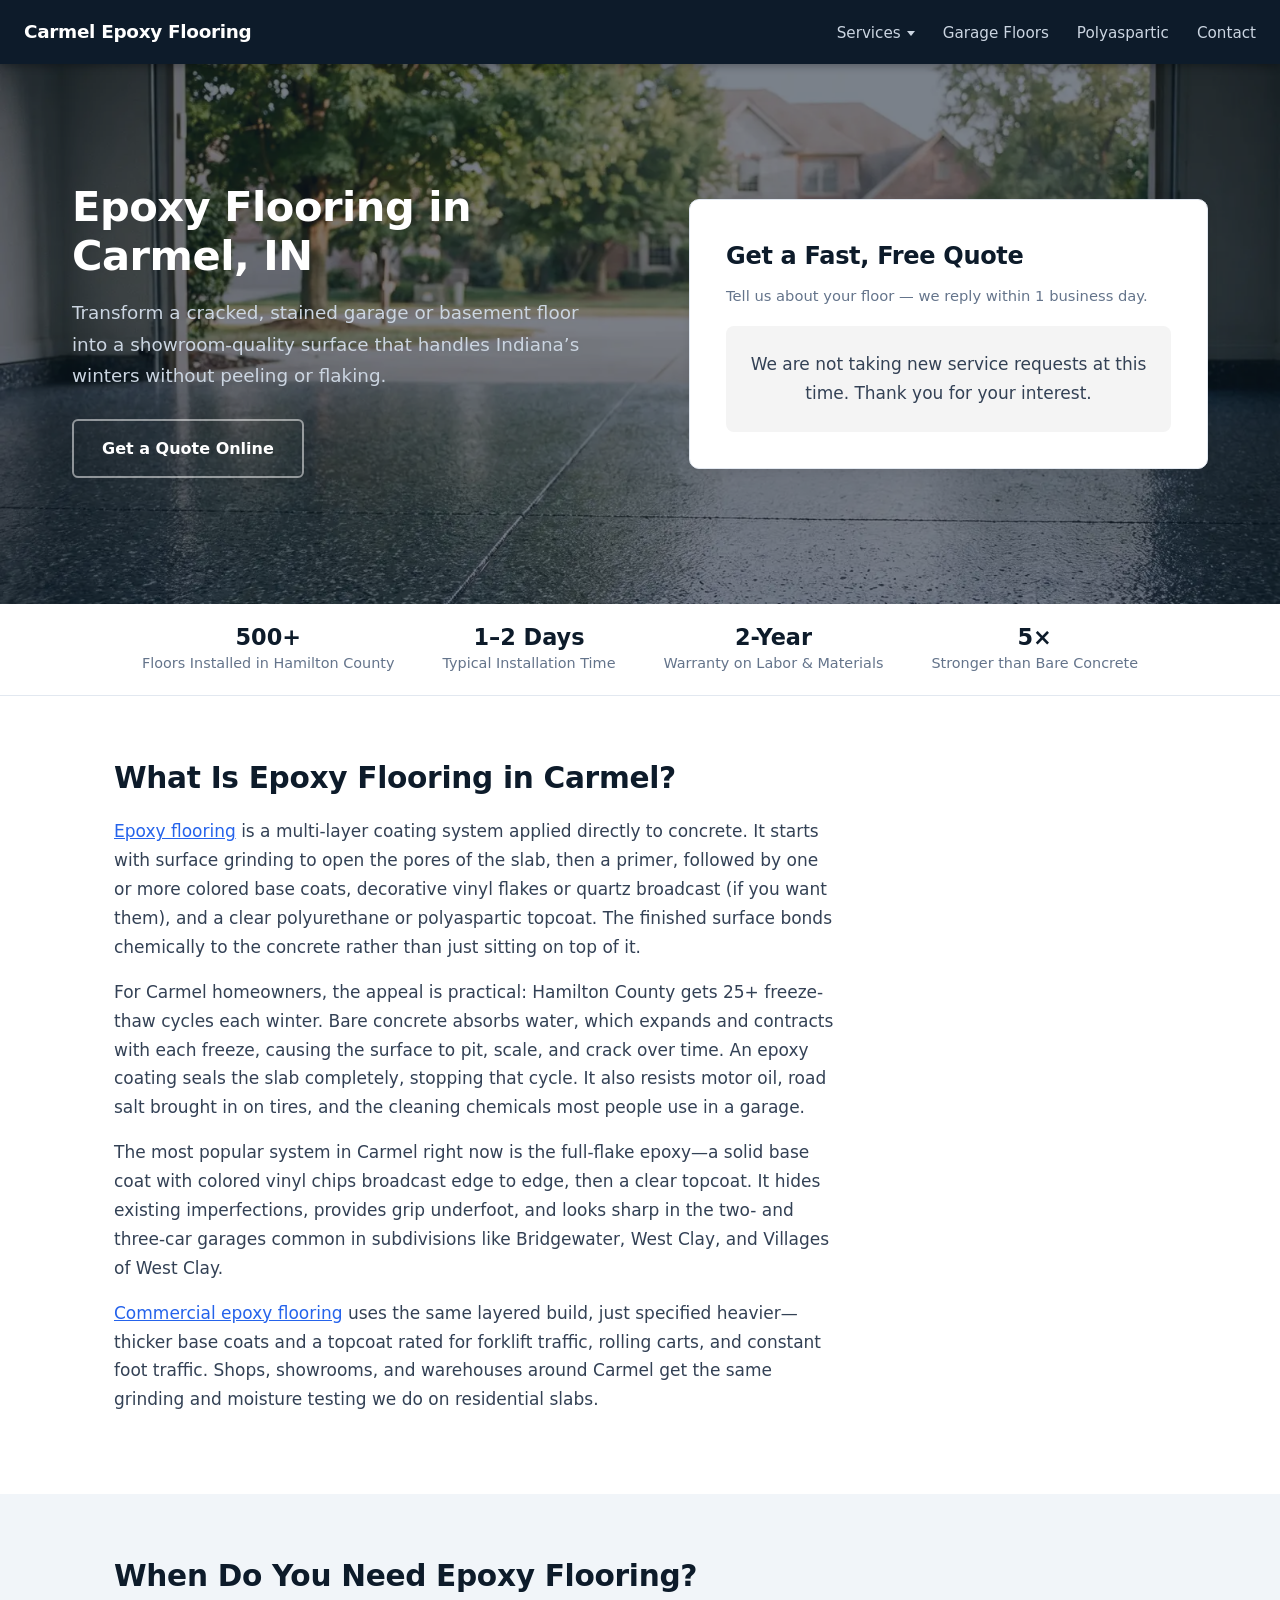
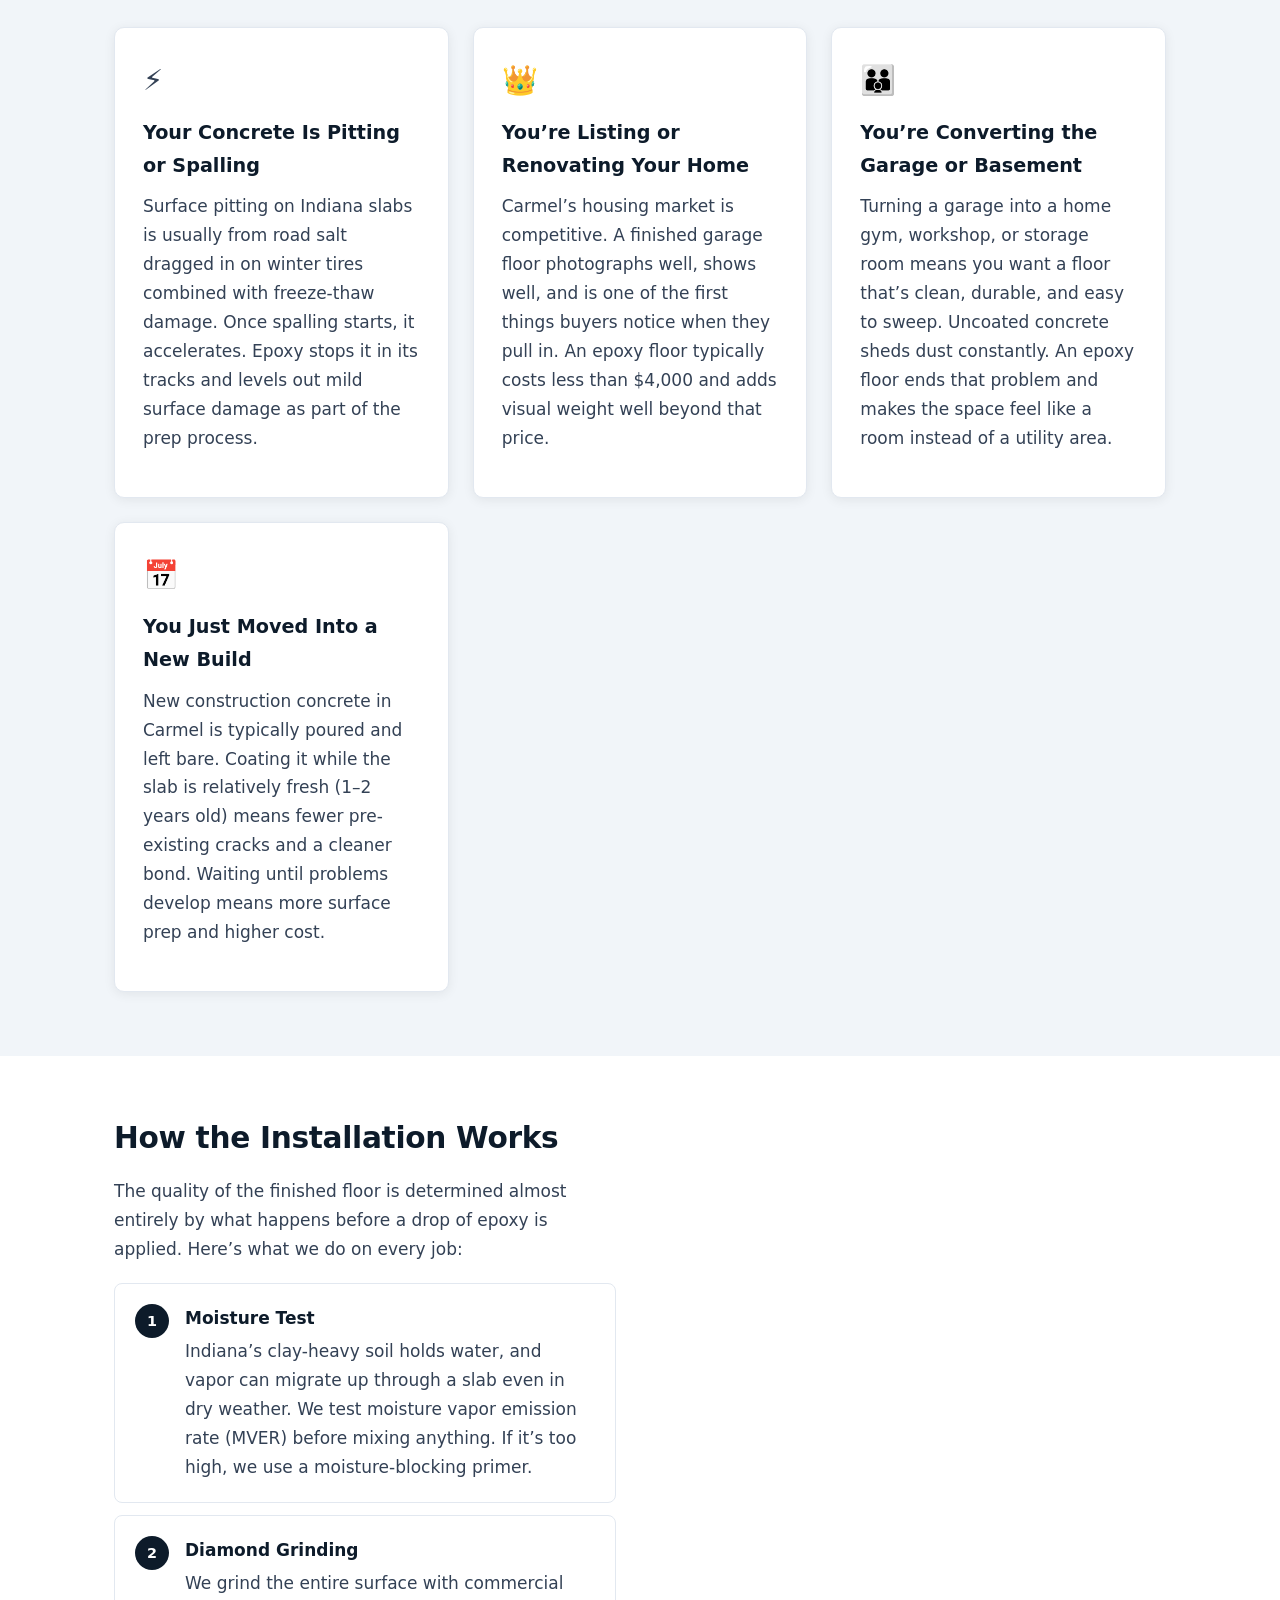
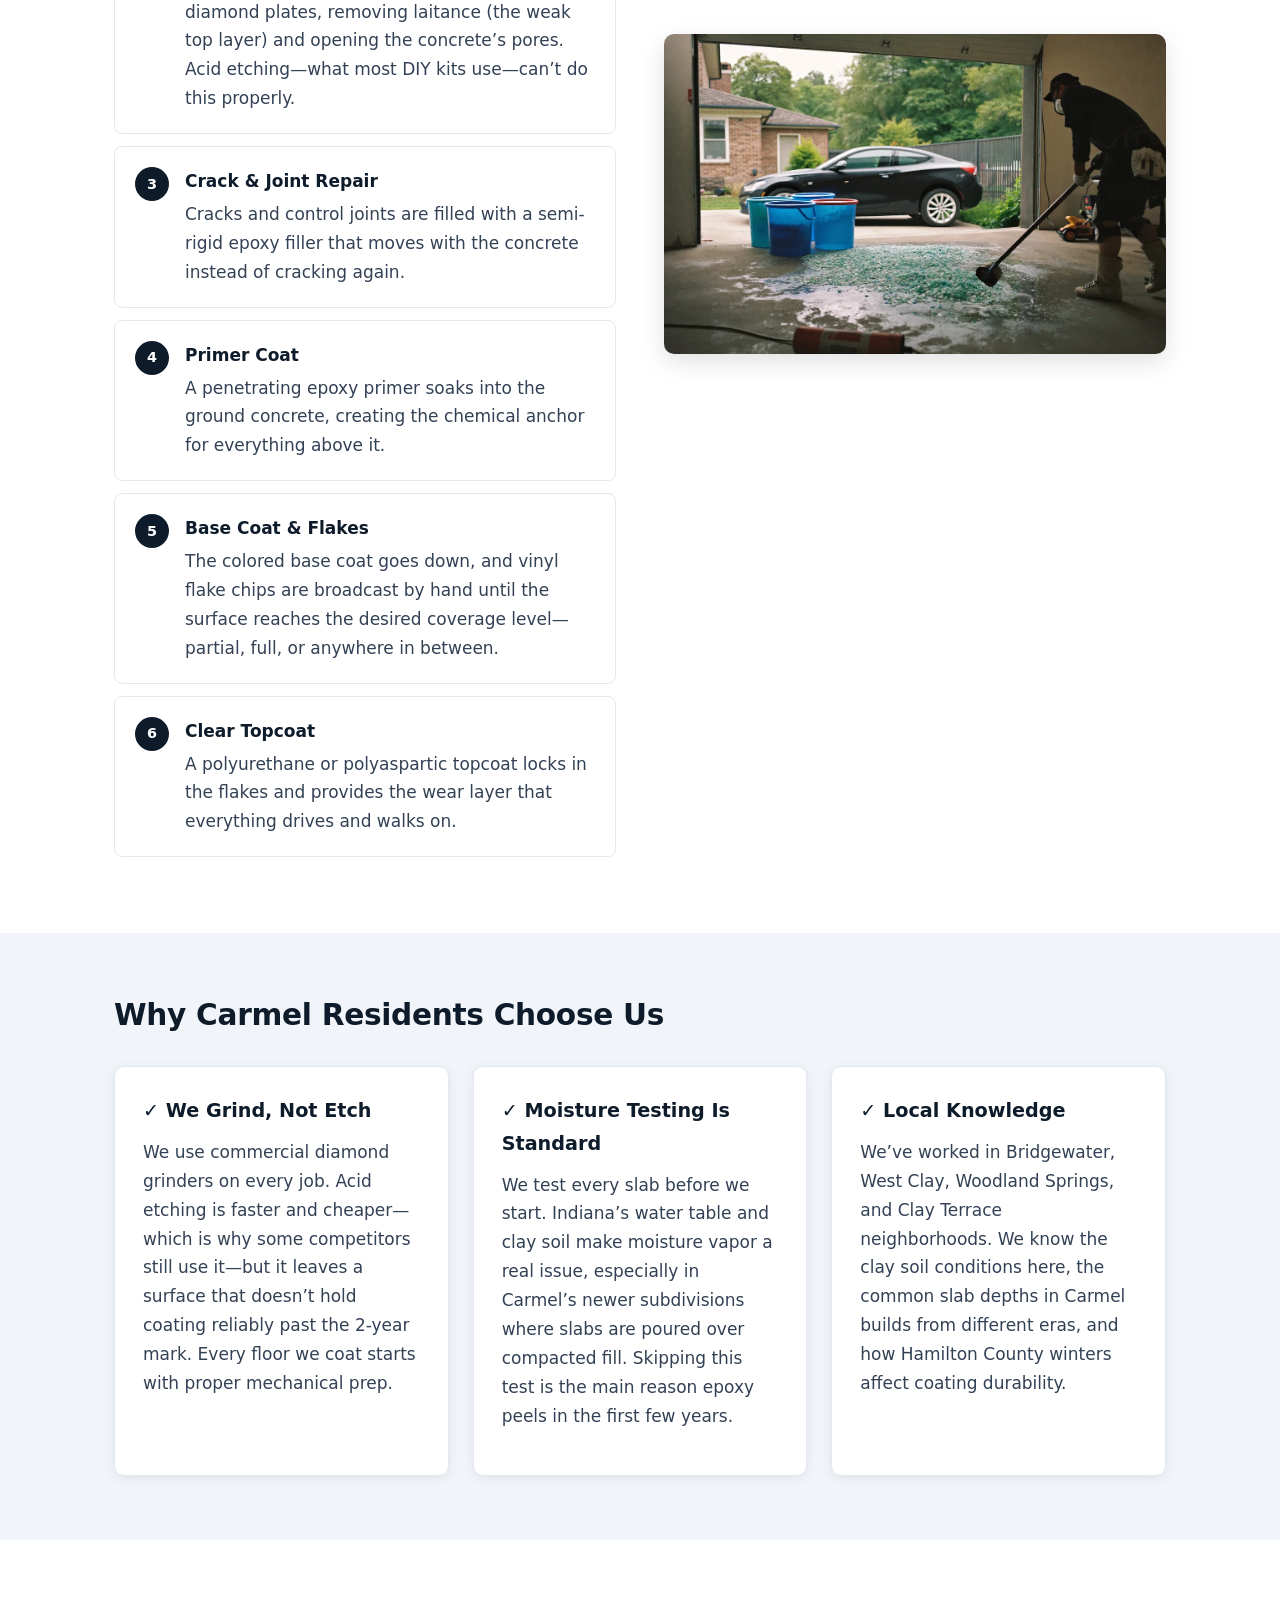
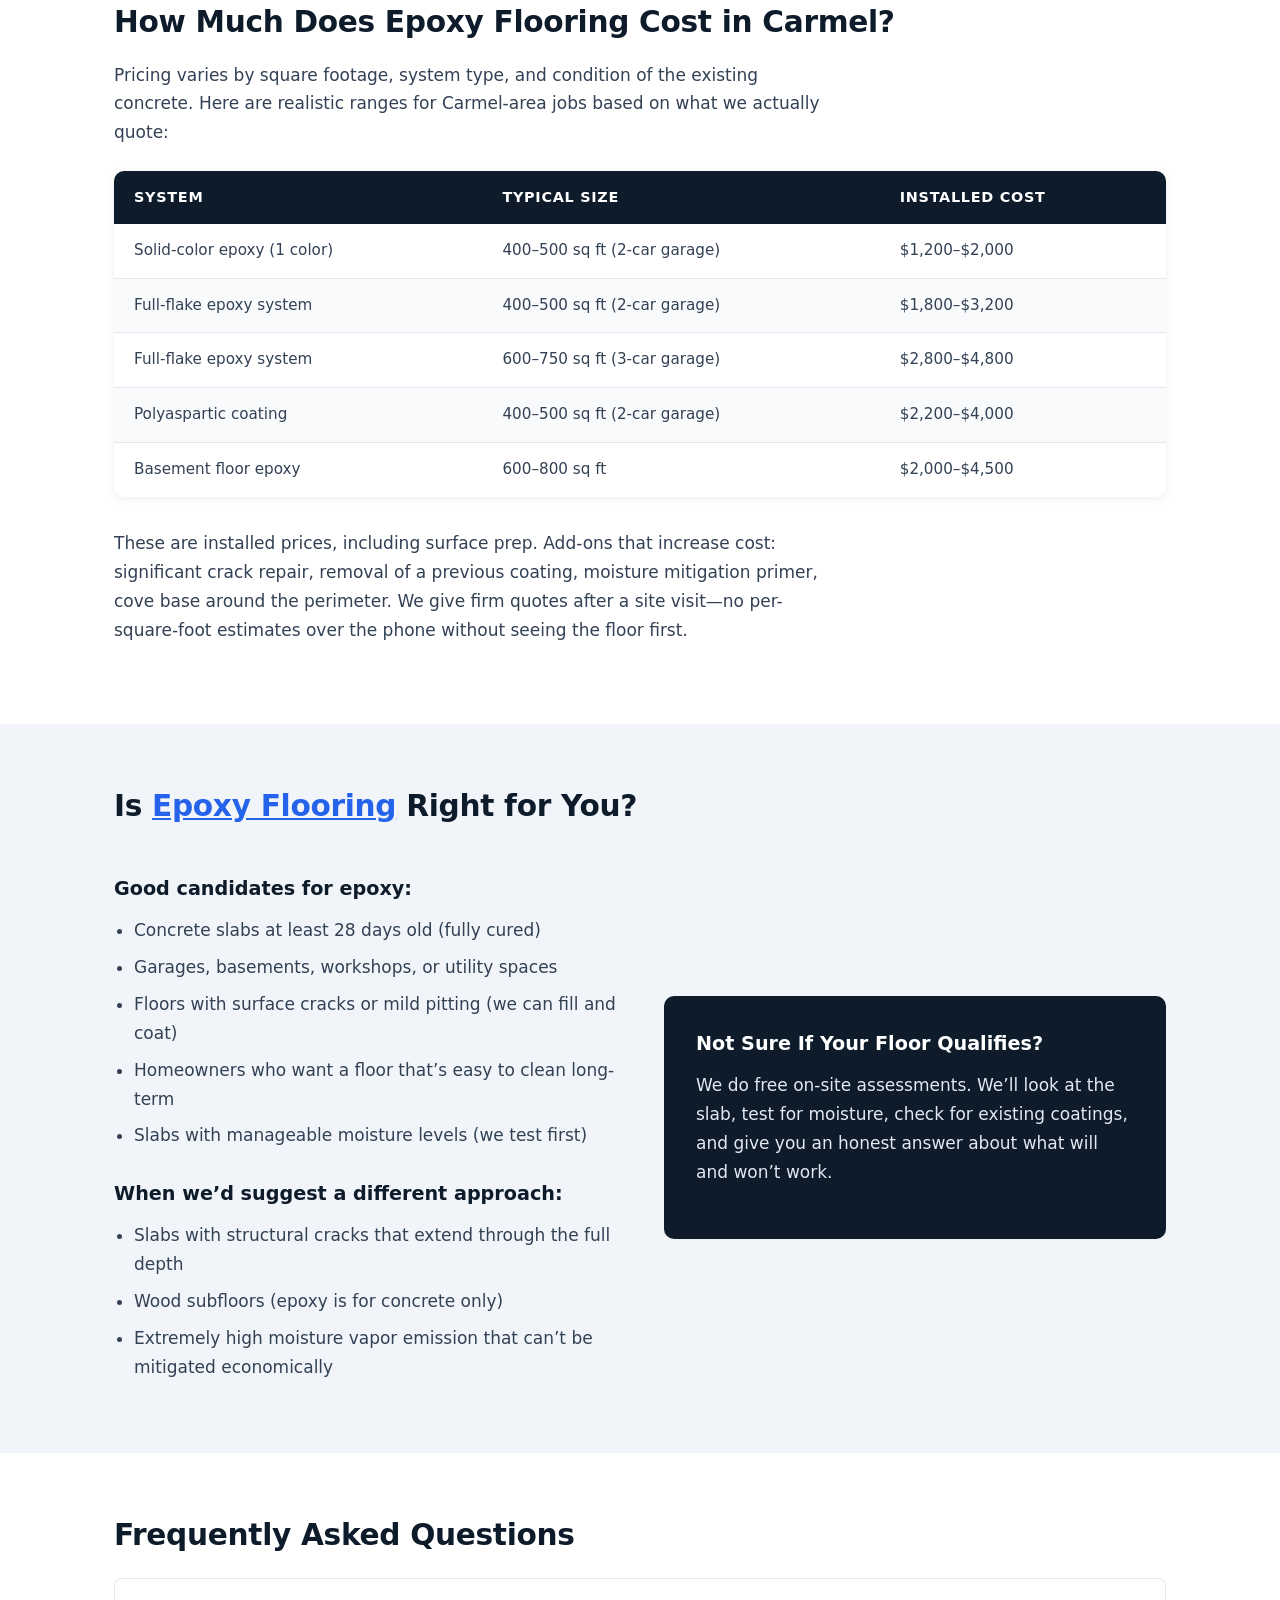
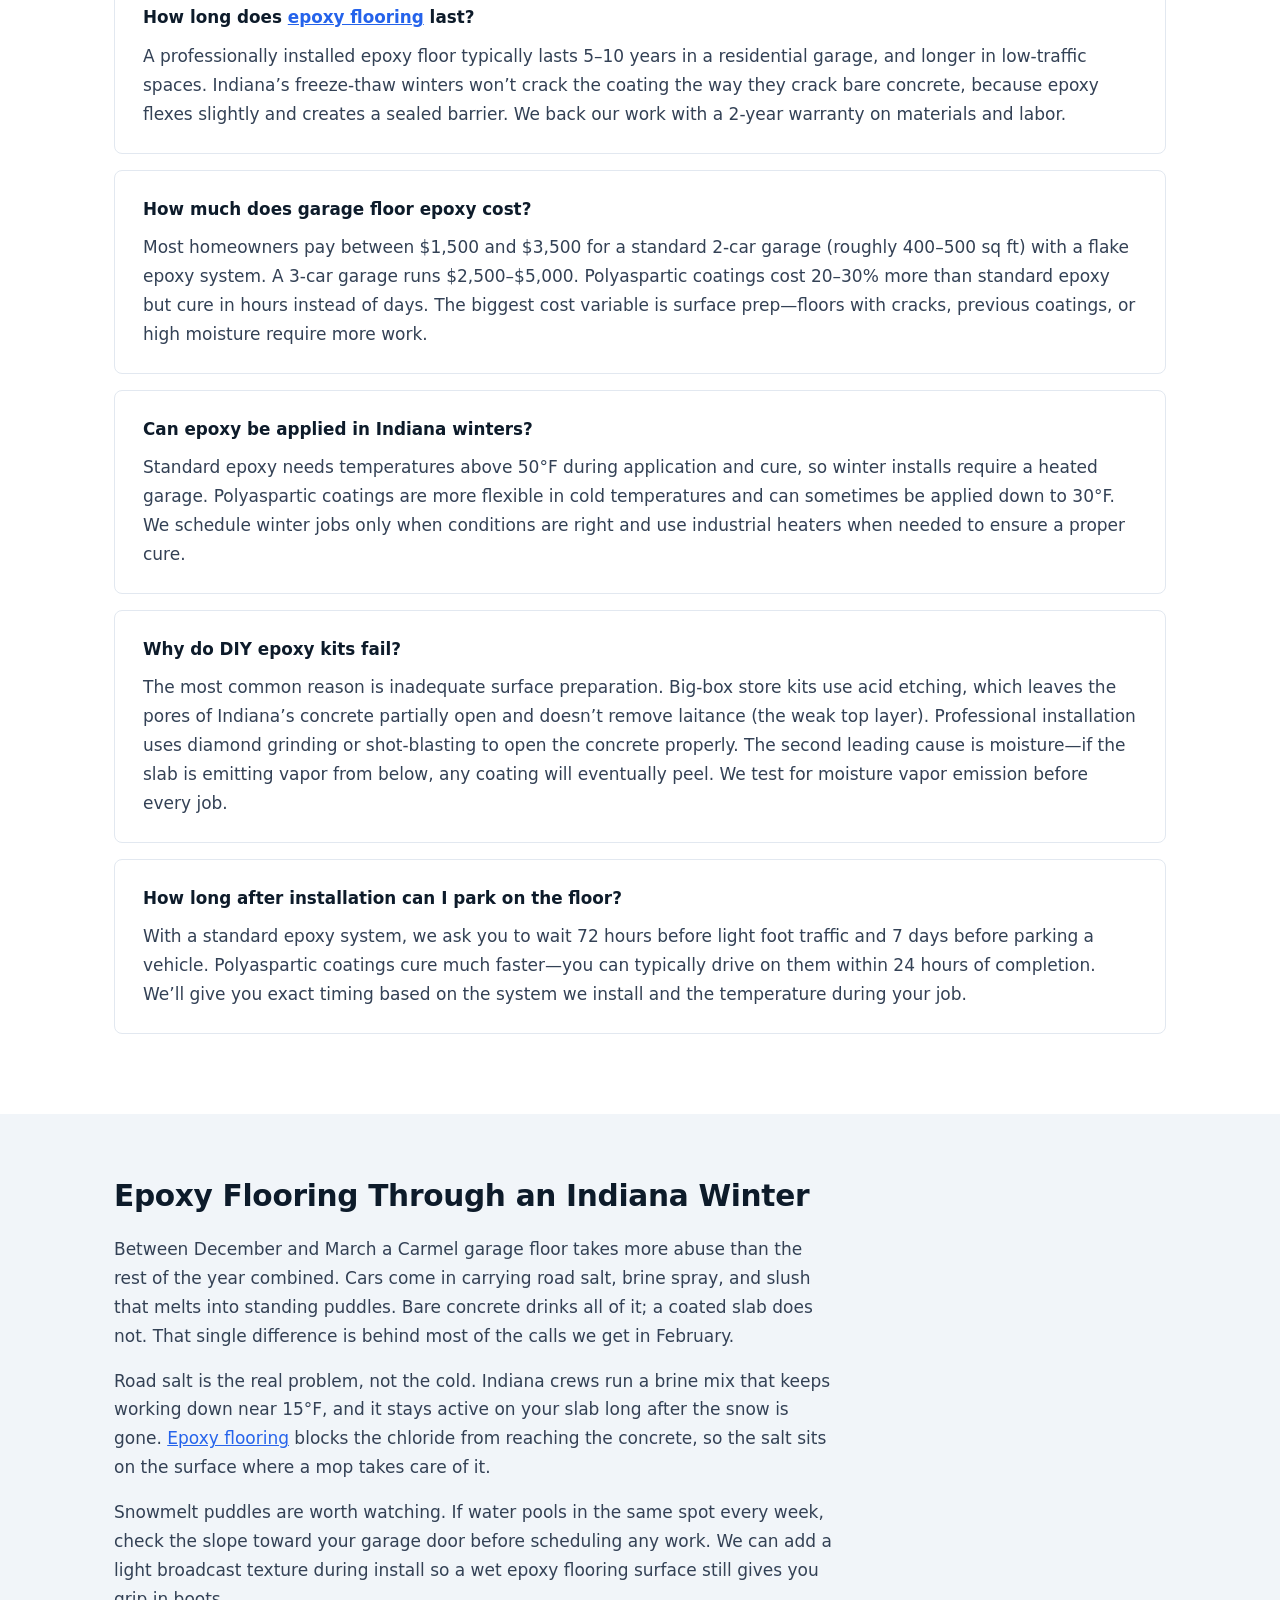
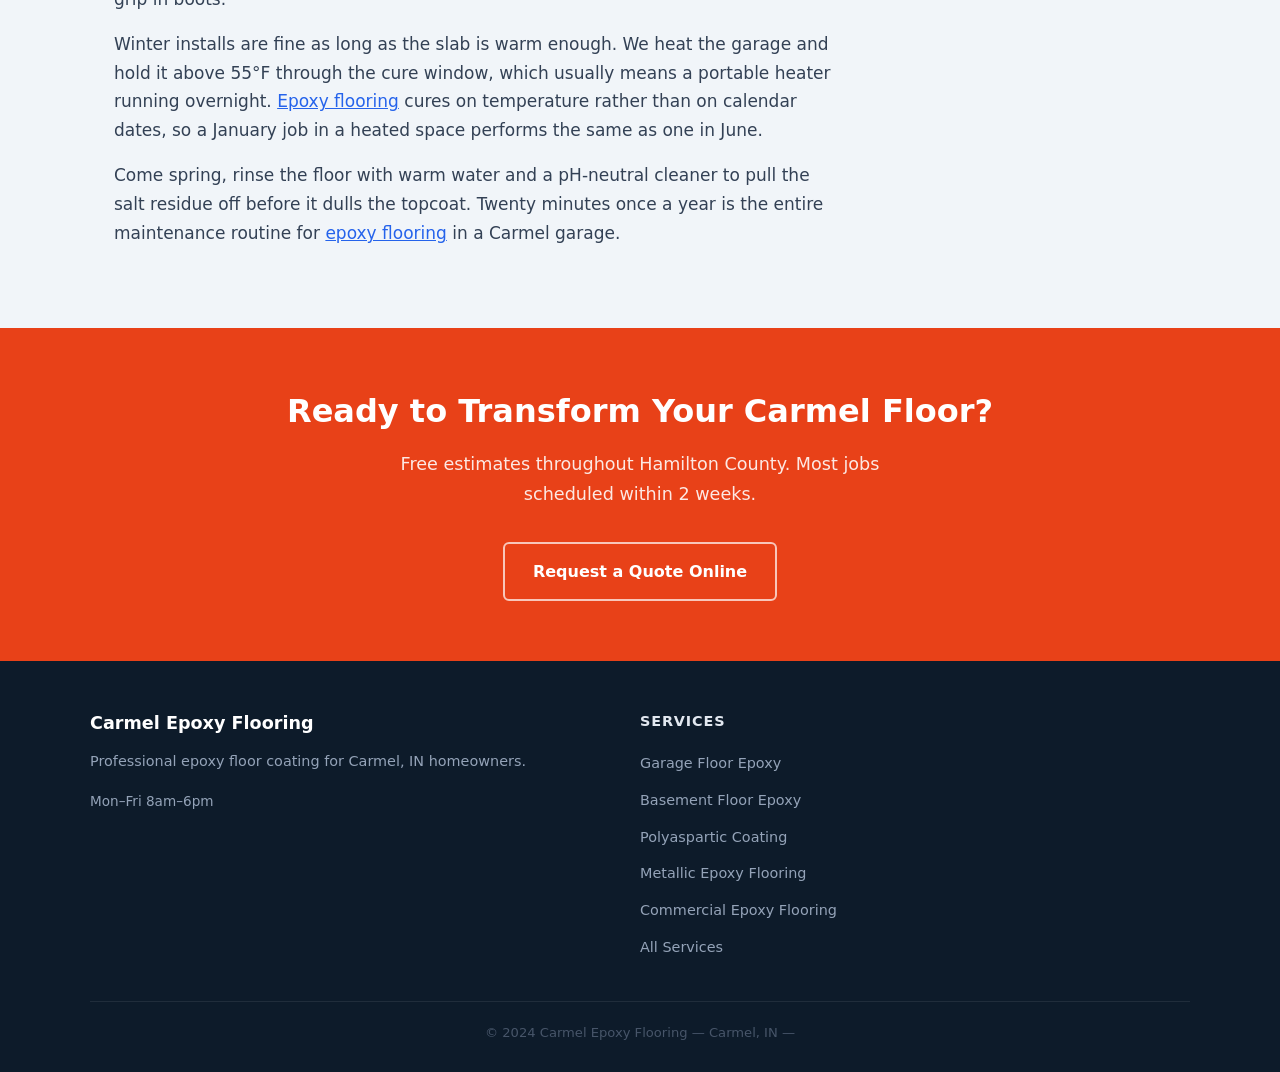
<file: index.html>
<!DOCTYPE html>
<html lang="en">
<head>
  <meta charset="UTF-8">
  <meta name="viewport" content="width=device-width, initial-scale=1.0">
  <title>Epoxy Flooring in Carmel, IN | Free Estimates</title>
    <link rel="canonical" href="https://www.carmelepoxyflooring.com/">
  <meta name="description" content="Professional epoxy garage floor coating in Carmel, IN. Transform your floor in 1&ndash;2 days with diamond-ground prep and a 2-year warranty. Contact us.">
  <link rel="stylesheet" href="styles.css">
  <script type="application/ld+json">
  {
    "@context": "https://schema.org",
    "@type": "LocalBusiness",
    "name": "Carmel Epoxy Flooring",
    "address": {
      "@type": "PostalAddress",
      "addressLocality": "Carmel",
      "addressRegion": "IN",
      "addressCountry": "US"
    },
    "areaServed": "Carmel, IN",
    "description": "Professional epoxy floor coating in Carmel, IN",
    "openingHours": "Mo-Fr 08:00-18:00"
  }
  </script>
  <script type="application/ld+json">
  {
    "@context": "https://schema.org",
    "@type": "FAQPage",
    "mainEntity": [
      {
        "@type": "Question",
        "name": "How long does epoxy flooring last?",
        "acceptedAnswer": {
          "@type": "Answer",
          "text": "A professionally installed epoxy floor typically lasts 5&ndash;10 years in a residential garage, and longer in low-traffic spaces. Indiana&rsquo;s freeze-thaw winters won&rsquo;t crack the coating the way they crack bare concrete, because epoxy flexes slightly and creates a sealed barrier. We back our work with a 2-year warranty on materials and labor."
        }
      },
      {
        "@type": "Question",
        "name": "How much does garage floor epoxy cost?",
        "acceptedAnswer": {
          "@type": "Answer",
          "text": "Most homeowners pay between $1,500 and $3,500 for a standard 2-car garage (roughly 400&ndash;500 sq ft) with a flake epoxy system. A 3-car garage runs $2,500&ndash;$5,000. Polyaspartic coatings cost 20&ndash;30% more than standard epoxy but cure in hours instead of days. The biggest cost variable is surface prep&mdash;floors with cracks, previous coatings, or high moisture require more work."
        }
      },
      {
        "@type": "Question",
        "name": "Can epoxy be applied in Indiana winters?",
        "acceptedAnswer": {
          "@type": "Answer",
          "text": "Standard epoxy needs temperatures above 50&deg;F during application and cure, so winter installs require a heated garage. Polyaspartic coatings are more flexible in cold temperatures and can sometimes be applied down to 30&deg;F. We schedule winter jobs only when conditions are right and use industrial heaters when needed to ensure a proper cure."
        }
      },
      {
        "@type": "Question",
        "name": "Why do DIY epoxy kits fail?",
        "acceptedAnswer": {
          "@type": "Answer",
          "text": "The most common reason is inadequate surface preparation. Big-box store kits use acid etching, which leaves the pores of Indiana&rsquo;s concrete partially open and doesn&rsquo;t remove laitance (the weak top layer). Professional installation uses diamond grinding or shot-blasting to open the concrete properly. The second leading cause is moisture&mdash;if the slab is emitting vapor from below, any coating will eventually peel. We test for moisture vapor emission before every job."
        }
      },
      {
        "@type": "Question",
        "name": "How long after installation can I park on the floor?",
        "acceptedAnswer": {
          "@type": "Answer",
          "text": "With a standard epoxy system, we ask you to wait 72 hours before light foot traffic and 7 days before parking a vehicle. Polyaspartic coatings cure much faster&mdash;you can typically drive on them within 24 hours of completion. We&rsquo;ll give you exact timing based on the system we install and the temperature during your job."
        }
      }
    ]
  }
  </script>
</head>
<body>

<nav>
  <a href="/" class="nav-logo">Carmel Epoxy Flooring</a>
  <ul class="nav-links">
    <li class="has-dropdown">
      <a href="/services.html">Services</a>
      <div class="dropdown-menu">
        <ul class="dropdown-menu-list">
          <li><a href="/garage-floor-epoxy-carmel.html">Garage Floor Epoxy</a></li>
          <li><a href="/basement-floor-epoxy-carmel.html">Basement Floor Epoxy</a></li>
          <li><a href="/polyaspartic-floor-coating-carmel.html">Polyaspartic Coating</a></li>
          <li><a href="/metallic-epoxy-flooring-carmel.html">Metallic Epoxy Flooring</a></li>
          <li><a href="/commercial-epoxy-flooring-carmel.html">Commercial Epoxy Flooring</a></li>
        </ul>
      </div>
    </li>
    <li><a href="/garage-floor-epoxy-carmel.html">Garage Floors</a></li>
    <li><a href="/polyaspartic-floor-coating-carmel.html">Polyaspartic</a></li>
    <li><a href="/contact.html">Contact</a></li>
  </ul>
  
</nav>

<!-- Hero -->
<section class="hero home-hero">
  <img
    class="hero-bg"
    src="images/garage-floor-epoxy-carmel-hero.webp"
    alt="Epoxy garage floor in Carmel, IN"
    loading="eager"
    width="1600"
    height="893"
  >
  <div class="hero-inner">
    <div class="hero-content">
      <h1>Epoxy Flooring in Carmel, IN</h1>
      <p>Transform a cracked, stained garage or basement floor into a showroom-quality surface that handles Indiana&rsquo;s winters without peeling or flaking.</p>
      
      <a href="/contact.html" class="btn-secondary">Get a Quote Online</a>
    </div>
    <div class="hero-form contact-form">
      <h2 class="hero-form-title">Get a Fast, Free Quote</h2>
      <p class="hero-form-sub">Tell us about your floor &mdash; we reply within 1 business day.</p>
      <p class="form-closed" style="padding:1.5rem;background:#f4f4f4;border-radius:8px;text-align:center;">We are not taking new service requests at this time. Thank you for your interest.</p>
    </div>
  </div>
</section>

<!-- Trust Bar -->
<div class="trust-bar">
  <div class="trust-item"><strong>500+</strong>Floors Installed in Hamilton County</div>
  <div class="trust-item"><strong>1&ndash;2 Days</strong>Typical Installation Time</div>
  <div class="trust-item"><strong>2-Year</strong>Warranty on Labor &amp; Materials</div>
  <div class="trust-item"><strong>5&times;</strong>Stronger than Bare Concrete</div>
</div>

<!-- What Is Epoxy Flooring -->
<section class="section section-white">
  <div class="container">
        <h2>What Is Epoxy Flooring in Carmel?</h2>
    <p><a href="https://www.fayettevillearepoxyflooring.com/">Epoxy flooring</a> is a multi-layer coating system applied directly to concrete. It starts with surface grinding to open the pores of the slab, then a primer, followed by one or more colored base coats, decorative vinyl flakes or quartz broadcast (if you want them), and a clear polyurethane or polyaspartic topcoat. The finished surface bonds chemically to the concrete rather than just sitting on top of it.</p>
    <p>For Carmel homeowners, the appeal is practical: Hamilton County gets 25+ freeze-thaw cycles each winter. Bare concrete absorbs water, which expands and contracts with each freeze, causing the surface to pit, scale, and crack over time. An epoxy coating seals the slab completely, stopping that cycle. It also resists motor oil, road salt brought in on tires, and the cleaning chemicals most people use in a garage.</p>
    <p>The most popular system in Carmel right now is the full-flake epoxy&mdash;a solid base coat with colored vinyl chips broadcast edge to edge, then a clear topcoat. It hides existing imperfections, provides grip underfoot, and looks sharp in the two- and three-car garages common in subdivisions like Bridgewater, West Clay, and Villages of West Clay.</p>
    <p><a href="https://menifeeepoxyflooringpros.com/">Commercial epoxy flooring</a> uses the same layered build, just specified heavier&mdash;thicker base coats and a topcoat rated for forklift traffic, rolling carts, and constant foot traffic. Shops, showrooms, and warehouses around Carmel get the same grinding and moisture testing we do on residential slabs.</p>
  </div>
</section>

<!-- When Do You Need It -->
<section class="section section-gray">
  <div class="container">
        <h2>When Do You Need Epoxy Flooring?</h2>
    <div class="card-grid">
      <div class="card">
        <div class="card-icon">&#9889;</div>
        <h3>Your Concrete Is Pitting or Spalling</h3>
        <p>Surface pitting on Indiana slabs is usually from road salt dragged in on winter tires combined with freeze-thaw damage. Once spalling starts, it accelerates. Epoxy stops it in its tracks and levels out mild surface damage as part of the prep process.</p>
      </div>
      <div class="card">
        <div class="card-icon">&#128081;</div>
        <h3>You&rsquo;re Listing or Renovating Your Home</h3>
        <p>Carmel&rsquo;s housing market is competitive. A finished garage floor photographs well, shows well, and is one of the first things buyers notice when they pull in. An epoxy floor typically costs less than $4,000 and adds visual weight well beyond that price.</p>
      </div>
      <div class="card">
        <div class="card-icon">&#128106;</div>
        <h3>You&rsquo;re Converting the Garage or Basement</h3>
        <p>Turning a garage into a home gym, workshop, or storage room means you want a floor that&rsquo;s clean, durable, and easy to sweep. Uncoated concrete sheds dust constantly. An epoxy floor ends that problem and makes the space feel like a room instead of a utility area.</p>
      </div>
      <div class="card">
        <div class="card-icon">&#128197;</div>
        <h3>You Just Moved Into a New Build</h3>
        <p>New construction concrete in Carmel is typically poured and left bare. Coating it while the slab is relatively fresh (1&ndash;2 years old) means fewer pre-existing cracks and a cleaner bond. Waiting until problems develop means more surface prep and higher cost.</p>
      </div>
    </div>
  </div>
</section>

<!-- How It Works -->
<section class="section section-white">
  <div class="container">
    <div class="two-col">
      <div>
                <h2>How the Installation Works</h2>
        <p>The quality of the finished floor is determined almost entirely by what happens before a drop of epoxy is applied. Here&rsquo;s what we do on every job:</p>
        <ol class="steps">
          <li><strong>Moisture Test</strong> Indiana&rsquo;s clay-heavy soil holds water, and vapor can migrate up through a slab even in dry weather. We test moisture vapor emission rate (MVER) before mixing anything. If it&rsquo;s too high, we use a moisture-blocking primer.</li>
          <li><strong>Diamond Grinding</strong> We grind the entire surface with commercial diamond plates, removing laitance (the weak top layer) and opening the concrete&rsquo;s pores. Acid etching&mdash;what most DIY kits use&mdash;can&rsquo;t do this properly.</li>
          <li><strong>Crack &amp; Joint Repair</strong> Cracks and control joints are filled with a semi-rigid epoxy filler that moves with the concrete instead of cracking again.</li>
          <li><strong>Primer Coat</strong> A penetrating epoxy primer soaks into the ground concrete, creating the chemical anchor for everything above it.</li>
          <li><strong>Base Coat &amp; Flakes</strong> The colored base coat goes down, and vinyl flake chips are broadcast by hand until the surface reaches the desired coverage level&mdash;partial, full, or anywhere in between.</li>
          <li><strong>Clear Topcoat</strong> A polyurethane or polyaspartic topcoat locks in the flakes and provides the wear layer that everything drives and walks on.</li>
        </ol>
      </div>
      <div>
        <img
          src="images/epoxy-floor-installer-carmel.webp"
          alt="epoxy floor installer in Carmel"
          loading="lazy"
          width="1200"
          height="800"
        >
      </div>
    </div>
  </div>
</section>

<!-- Why Choose Us -->
<section class="section section-gray">
  <div class="container">
        <h2>Why Carmel Residents Choose Us</h2>
    <div class="card-grid">
      <div class="card">
        <h3>&#10003; We Grind, Not Etch</h3>
        <p>We use commercial diamond grinders on every job. Acid etching is faster and cheaper&mdash;which is why some competitors still use it&mdash;but it leaves a surface that doesn&rsquo;t hold coating reliably past the 2-year mark. Every floor we coat starts with proper mechanical prep.</p>
      </div>
      <div class="card">
        <h3>&#10003; Moisture Testing Is Standard</h3>
        <p>We test every slab before we start. Indiana&rsquo;s water table and clay soil make moisture vapor a real issue, especially in Carmel&rsquo;s newer subdivisions where slabs are poured over compacted fill. Skipping this test is the main reason epoxy peels in the first few years.</p>
      </div>
      <div class="card">
        <h3>&#10003; Local Knowledge</h3>
        <p>We&rsquo;ve worked in Bridgewater, West Clay, Woodland Springs, and Clay Terrace neighborhoods. We know the clay soil conditions here, the common slab depths in Carmel builds from different eras, and how Hamilton County winters affect coating durability.</p>
      </div>
    </div>
  </div>
</section>

<!-- Cost -->
<section class="section section-white">
  <div class="container">
        <h2>How Much Does Epoxy Flooring Cost in Carmel?</h2>
    <p>Pricing varies by square footage, system type, and condition of the existing concrete. Here are realistic ranges for Carmel-area jobs based on what we actually quote:</p>
    <table class="price-table">
      <thead>
        <tr>
          <th>System</th>
          <th>Typical Size</th>
          <th>Installed Cost</th>
        </tr>
      </thead>
      <tbody>
        <tr>
          <td>Solid-color epoxy (1 color)</td>
          <td>400&ndash;500 sq ft (2-car garage)</td>
          <td>$1,200&ndash;$2,000</td>
        </tr>
        <tr>
          <td>Full-flake epoxy system</td>
          <td>400&ndash;500 sq ft (2-car garage)</td>
          <td>$1,800&ndash;$3,200</td>
        </tr>
        <tr>
          <td>Full-flake epoxy system</td>
          <td>600&ndash;750 sq ft (3-car garage)</td>
          <td>$2,800&ndash;$4,800</td>
        </tr>
        <tr>
          <td>Polyaspartic coating</td>
          <td>400&ndash;500 sq ft (2-car garage)</td>
          <td>$2,200&ndash;$4,000</td>
        </tr>
        <tr>
          <td>Basement floor epoxy</td>
          <td>600&ndash;800 sq ft</td>
          <td>$2,000&ndash;$4,500</td>
        </tr>
      </tbody>
    </table>
    <p class="mt-32">These are installed prices, including surface prep. Add-ons that increase cost: significant crack repair, removal of a previous coating, moisture mitigation primer, cove base around the perimeter. We give firm quotes after a site visit&mdash;no per-square-foot estimates over the phone without seeing the floor first.</p>
  </div>
</section>

<!-- Is It Right For You -->
<section class="section section-gray">
  <div class="container">
        <h2>Is <a href="https://clarksvilleepoxyfloor.com/">Epoxy Flooring</a> Right for You?</h2>
    <div class="two-col">
      <div>
        <h3>Good candidates for epoxy:</h3>
        <ul style="list-style: disc; padding-left: 20px; margin-bottom: 16px;">
          <li style="margin-bottom: 8px;">Concrete slabs at least 28 days old (fully cured)</li>
          <li style="margin-bottom: 8px;">Garages, basements, workshops, or utility spaces</li>
          <li style="margin-bottom: 8px;">Floors with surface cracks or mild pitting (we can fill and coat)</li>
          <li style="margin-bottom: 8px;">Homeowners who want a floor that&rsquo;s easy to clean long-term</li>
          <li style="margin-bottom: 8px;">Slabs with manageable moisture levels (we test first)</li>
        </ul>
        <h3>When we&rsquo;d suggest a different approach:</h3>
        <ul style="list-style: disc; padding-left: 20px;">
          <li style="margin-bottom: 8px;">Slabs with structural cracks that extend through the full depth</li>
          <li style="margin-bottom: 8px;">Wood subfloors (epoxy is for concrete only)</li>
          <li style="margin-bottom: 8px;">Extremely high moisture vapor emission that can&rsquo;t be mitigated economically</li>
        </ul>
      </div>
      <div>
        <div style="background: #0d1b2a; border-radius: 10px; padding: 32px; color: #e2e8f0;">
          <h3 style="color: #ffffff; margin-top: 0;">Not Sure If Your Floor Qualifies?</h3>
          <p style="margin-bottom: 20px;">We do free on-site assessments. We&rsquo;ll look at the slab, test for moisture, check for existing coatings, and give you an honest answer about what will and won&rsquo;t work.</p>
          
        </div>
      </div>
    </div>
  </div>
</section>

<!-- FAQ -->
<section class="section section-white">
  <div class="container">
        <h2>Frequently Asked Questions</h2>
    <ul class="faq-list">

      <li class="faq-item">
        <h3>How long does <a href="https://www.yumaepoxyflooring.com/">epoxy flooring</a> last?</h3>
        <p>A professionally installed epoxy floor typically lasts 5&ndash;10 years in a residential garage, and longer in low-traffic spaces. Indiana&rsquo;s freeze-thaw winters won&rsquo;t crack the coating the way they crack bare concrete, because epoxy flexes slightly and creates a sealed barrier. We back our work with a 2-year warranty on materials and labor.</p>
      </li>

      <li class="faq-item">
        <h3>How much does garage floor epoxy cost?</h3>
        <p>Most homeowners pay between $1,500 and $3,500 for a standard 2-car garage (roughly 400&ndash;500 sq ft) with a flake epoxy system. A 3-car garage runs $2,500&ndash;$5,000. Polyaspartic coatings cost 20&ndash;30% more than standard epoxy but cure in hours instead of days. The biggest cost variable is surface prep&mdash;floors with cracks, previous coatings, or high moisture require more work.</p>
      </li>

      <li class="faq-item">
        <h3>Can epoxy be applied in Indiana winters?</h3>
        <p>Standard epoxy needs temperatures above 50&deg;F during application and cure, so winter installs require a heated garage. Polyaspartic coatings are more flexible in cold temperatures and can sometimes be applied down to 30&deg;F. We schedule winter jobs only when conditions are right and use industrial heaters when needed to ensure a proper cure.</p>
      </li>

      <li class="faq-item">
        <h3>Why do DIY epoxy kits fail?</h3>
        <p>The most common reason is inadequate surface preparation. Big-box store kits use acid etching, which leaves the pores of Indiana&rsquo;s concrete partially open and doesn&rsquo;t remove laitance (the weak top layer). Professional installation uses diamond grinding or shot-blasting to open the concrete properly. The second leading cause is moisture&mdash;if the slab is emitting vapor from below, any coating will eventually peel. We test for moisture vapor emission before every job.</p>
      </li>

      <li class="faq-item">
        <h3>How long after installation can I park on the floor?</h3>
        <p>With a standard epoxy system, we ask you to wait 72 hours before light foot traffic and 7 days before parking a vehicle. Polyaspartic coatings cure much faster&mdash;you can typically drive on them within 24 hours of completion. We&rsquo;ll give you exact timing based on the system we install and the temperature during your job.</p>
      </li>

    </ul>
  </div>
</section>

<!-- Winter Care -->
<section class="section section-gray">
  <div class="container">
        <h2>Epoxy Flooring Through an Indiana Winter</h2>
    <p>Between December and March a Carmel garage floor takes more abuse than the rest of the year combined. Cars come in carrying road salt, brine spray, and slush that melts into standing puddles. Bare concrete drinks all of it; a coated slab does not. That single difference is behind most of the calls we get in February.</p>
    <p>Road salt is the real problem, not the cold. Indiana crews run a brine mix that keeps working down near 15&deg;F, and it stays active on your slab long after the snow is gone. <a href="http://wylieepoxyflooring.com/">Epoxy flooring</a> blocks the chloride from reaching the concrete, so the salt sits on the surface where a mop takes care of it.</p>
    <p>Snowmelt puddles are worth watching. If water pools in the same spot every week, check the slope toward your garage door before scheduling any work. We can add a light broadcast texture during install so a wet epoxy flooring surface still gives you grip in boots.</p>
    <p>Winter installs are fine as long as the slab is warm enough. We heat the garage and hold it above 55&deg;F through the cure window, which usually means a portable heater running overnight. <a href="https://epoxyflooringlewisville.com">Epoxy flooring</a> cures on temperature rather than on calendar dates, so a January job in a heated space performs the same as one in June.</p>
    <p>Come spring, rinse the floor with warm water and a pH-neutral cleaner to pull the salt residue off before it dulls the topcoat. Twenty minutes once a year is the entire maintenance routine for <a href="https://killeenepoxypros.com/">epoxy flooring</a> in a Carmel garage.</p>
  </div>
</section>

<!-- CTA -->
<section class="cta-section">
  <h2>Ready to Transform Your Carmel Floor?</h2>
  <p>Free estimates throughout Hamilton County. Most jobs scheduled within 2 weeks.</p>
  
  <a href="/contact.html" class="btn-outline-white">Request a Quote Online</a>
</section>

<!-- Footer -->
<footer>
  <div class="footer-grid">
    <div class="footer-brand">
      <h3>Carmel Epoxy Flooring</h3>
      <p>Professional epoxy floor coating for Carmel, IN homeowners.</p>
      <div class="footer-phone">
        
        <span style="font-size:0.85rem;">Mon&ndash;Fri 8am&ndash;6pm</span>
      </div>
    </div>
    <div class="footer-col">
      <h4>Services</h4>
      <ul>
        <li><a href="/garage-floor-epoxy-carmel.html">Garage Floor Epoxy</a></li>
        <li><a href="/basement-floor-epoxy-carmel.html">Basement Floor Epoxy</a></li>
        <li><a href="/polyaspartic-floor-coating-carmel.html">Polyaspartic Coating</a></li>
        <li><a href="/metallic-epoxy-flooring-carmel.html">Metallic Epoxy Flooring</a></li>
        <li><a href="/commercial-epoxy-flooring-carmel.html">Commercial Epoxy Flooring</a></li>
        <li><a href="/services.html">All Services</a></li>
      </ul>
    </div>
  </div>
  <div class="footer-bottom">
    <p>&copy; 2024 Carmel Epoxy Flooring &mdash; Carmel, IN &mdash; </p>
  </div>
</footer>

</body>
</html>
</file>
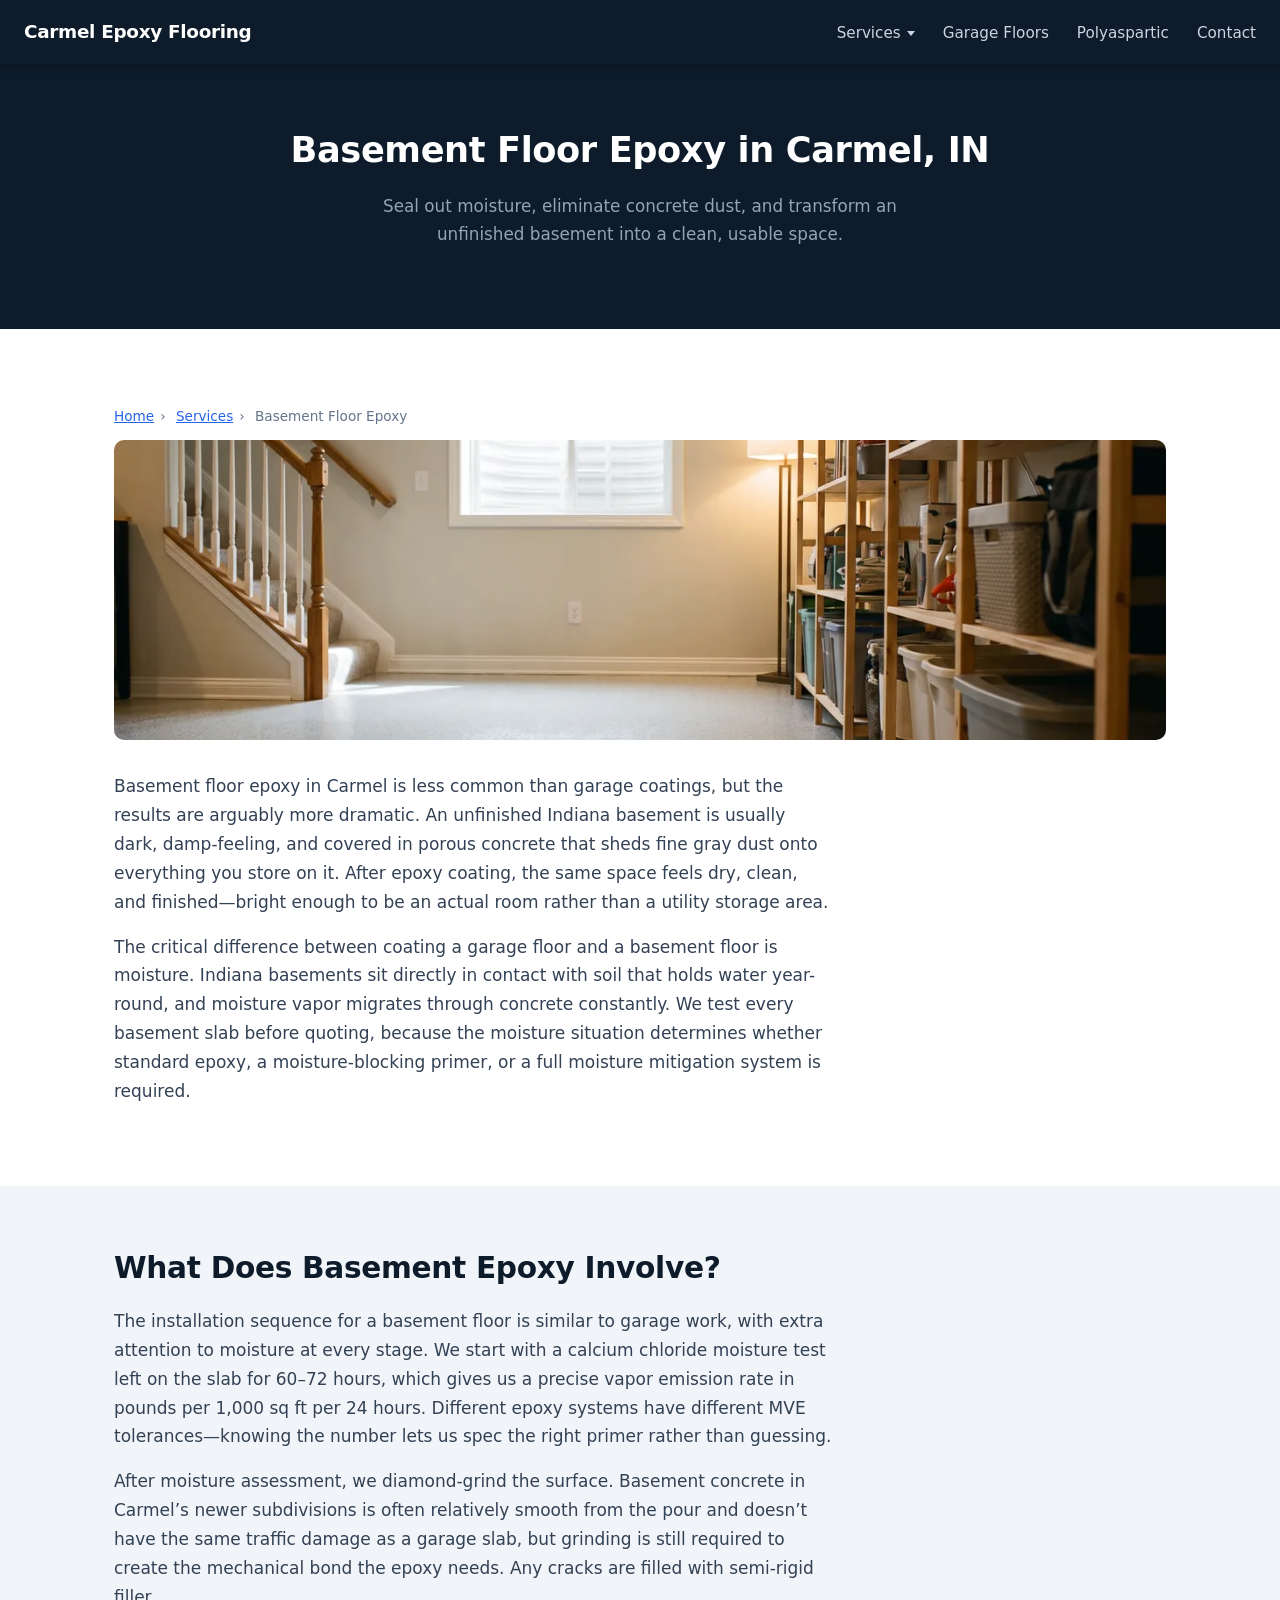
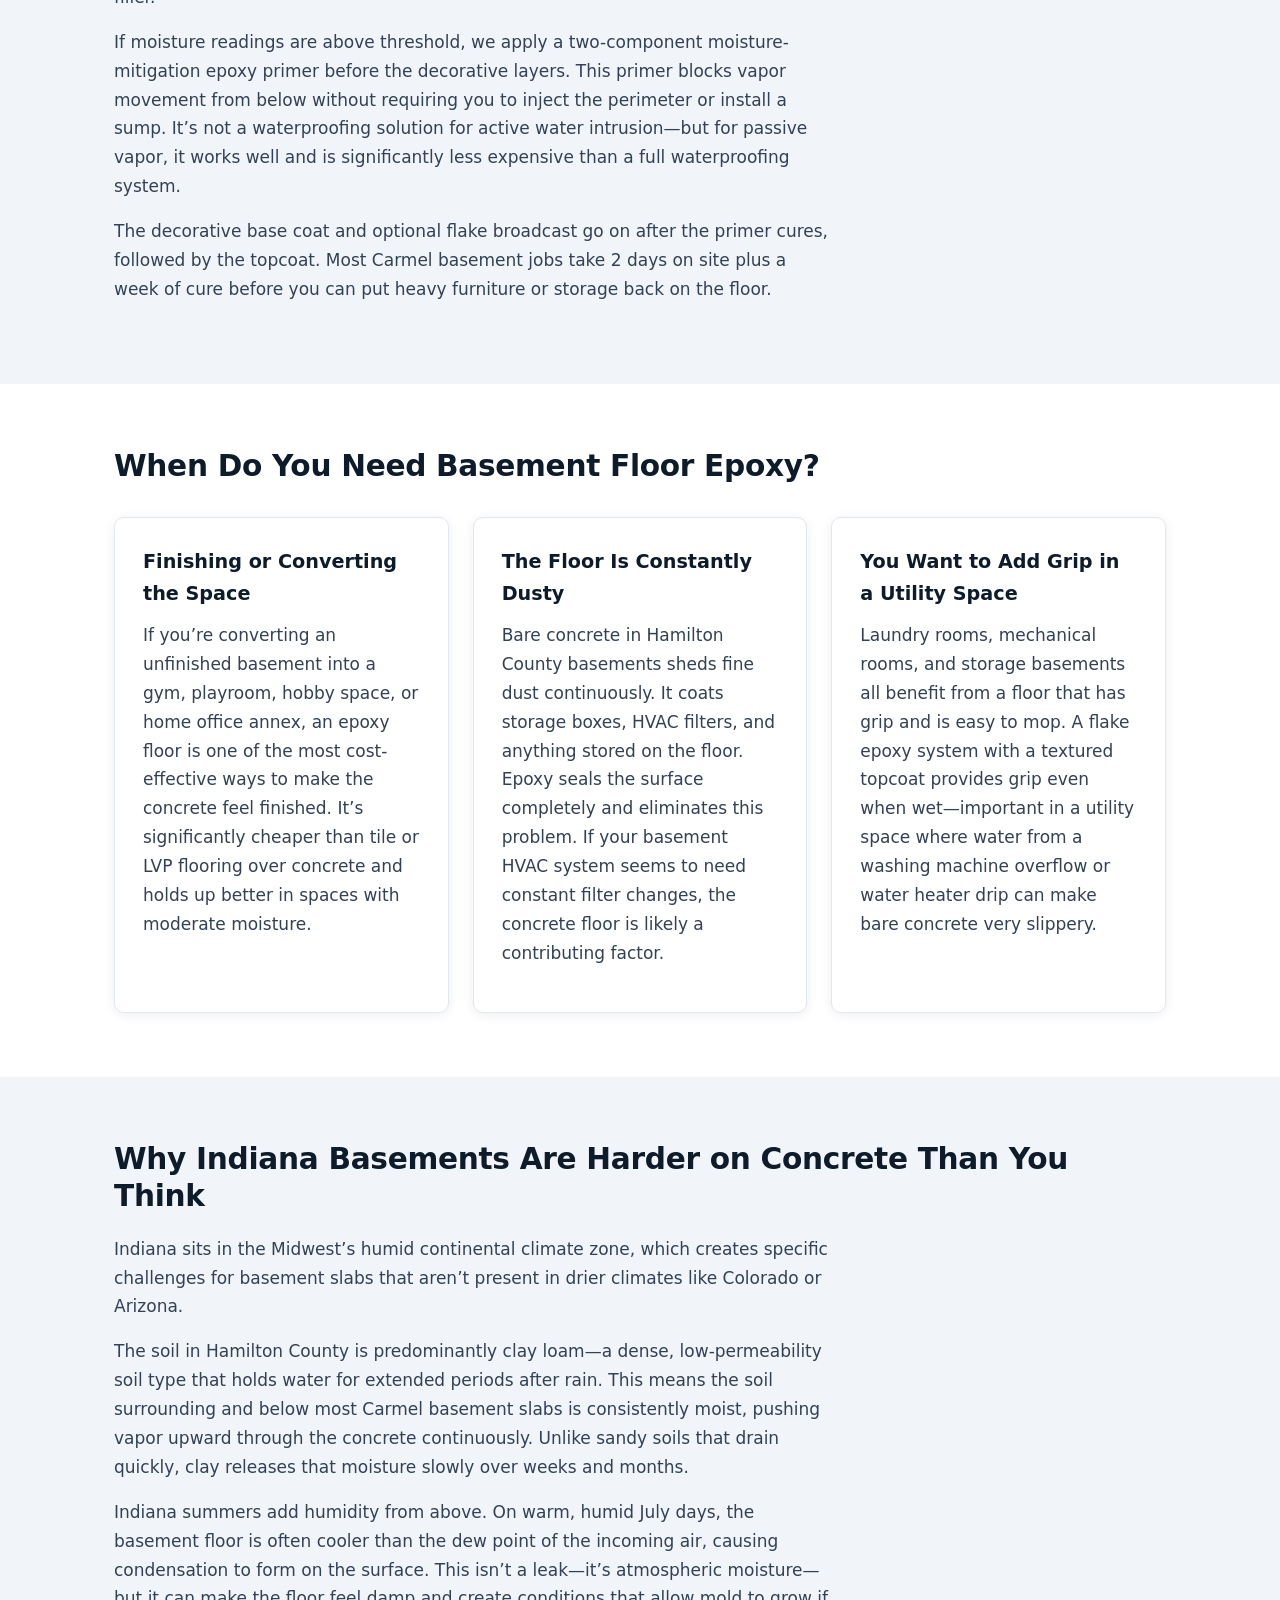
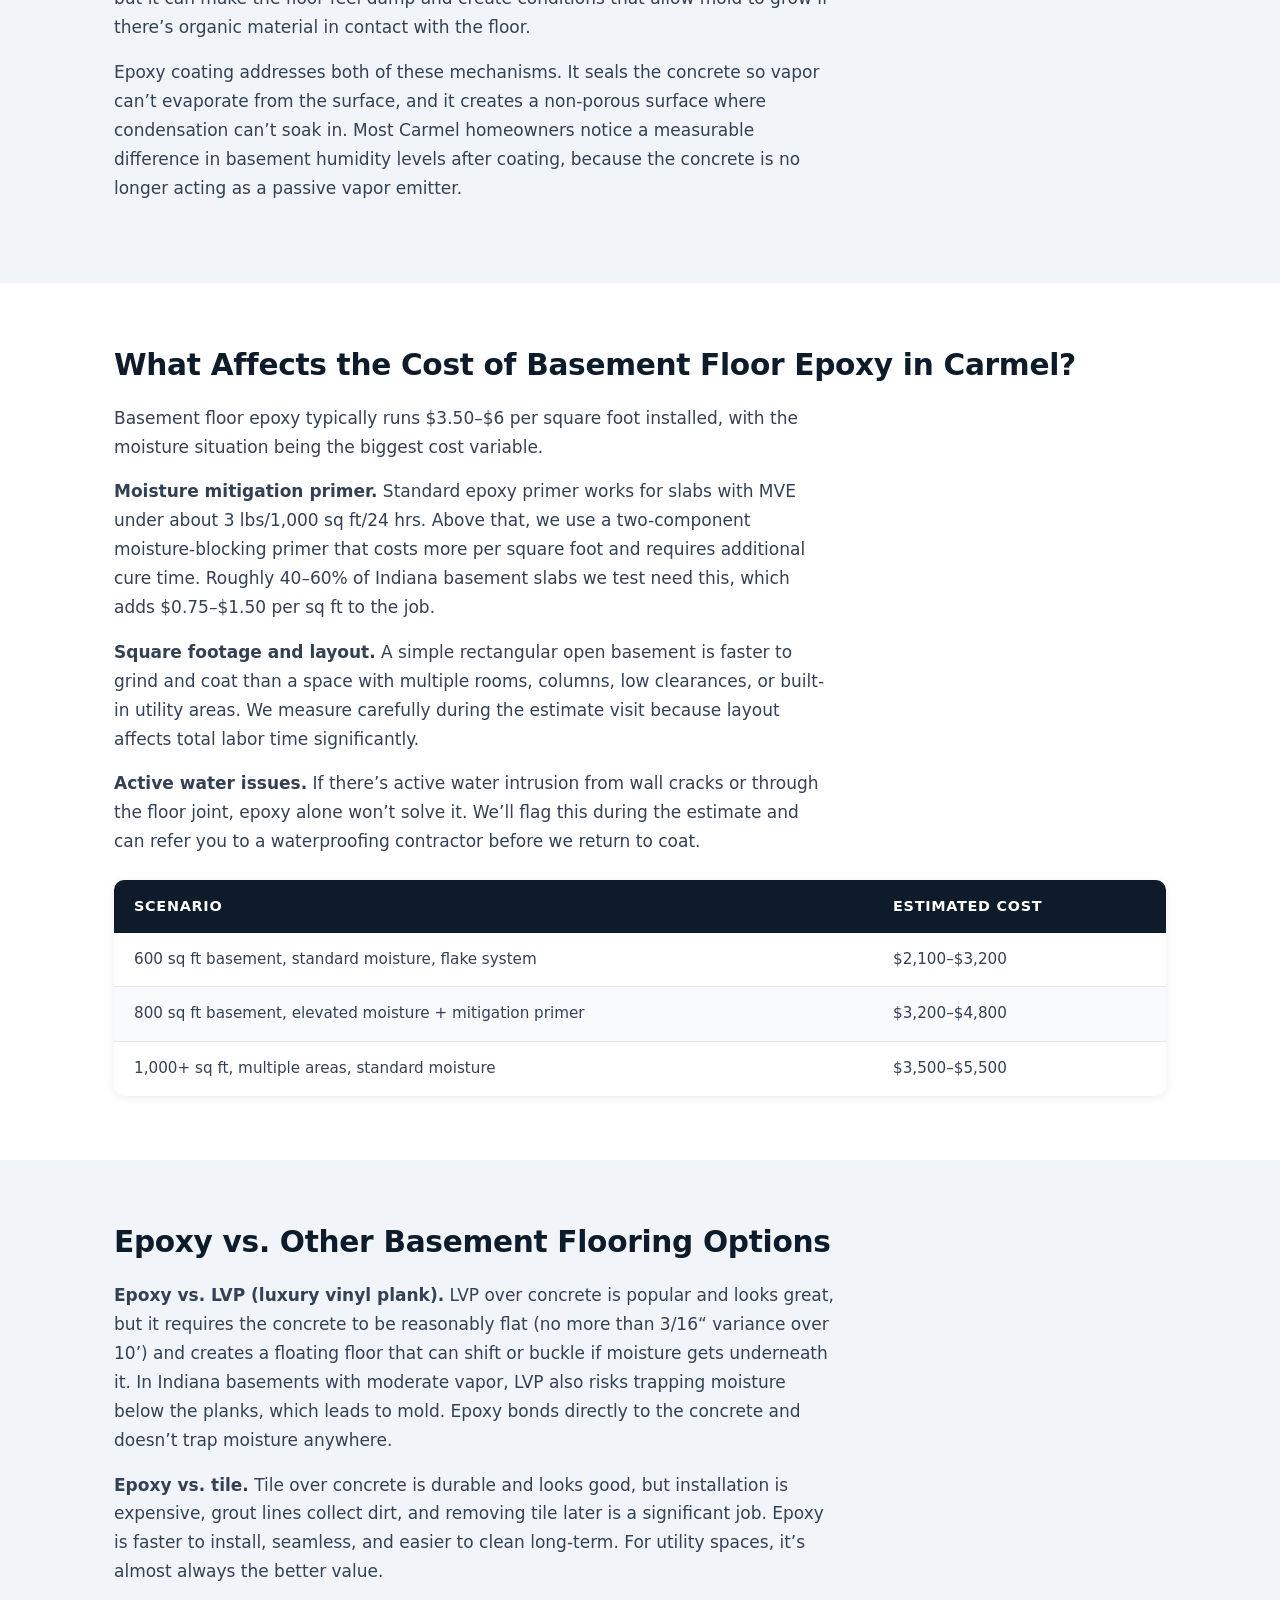
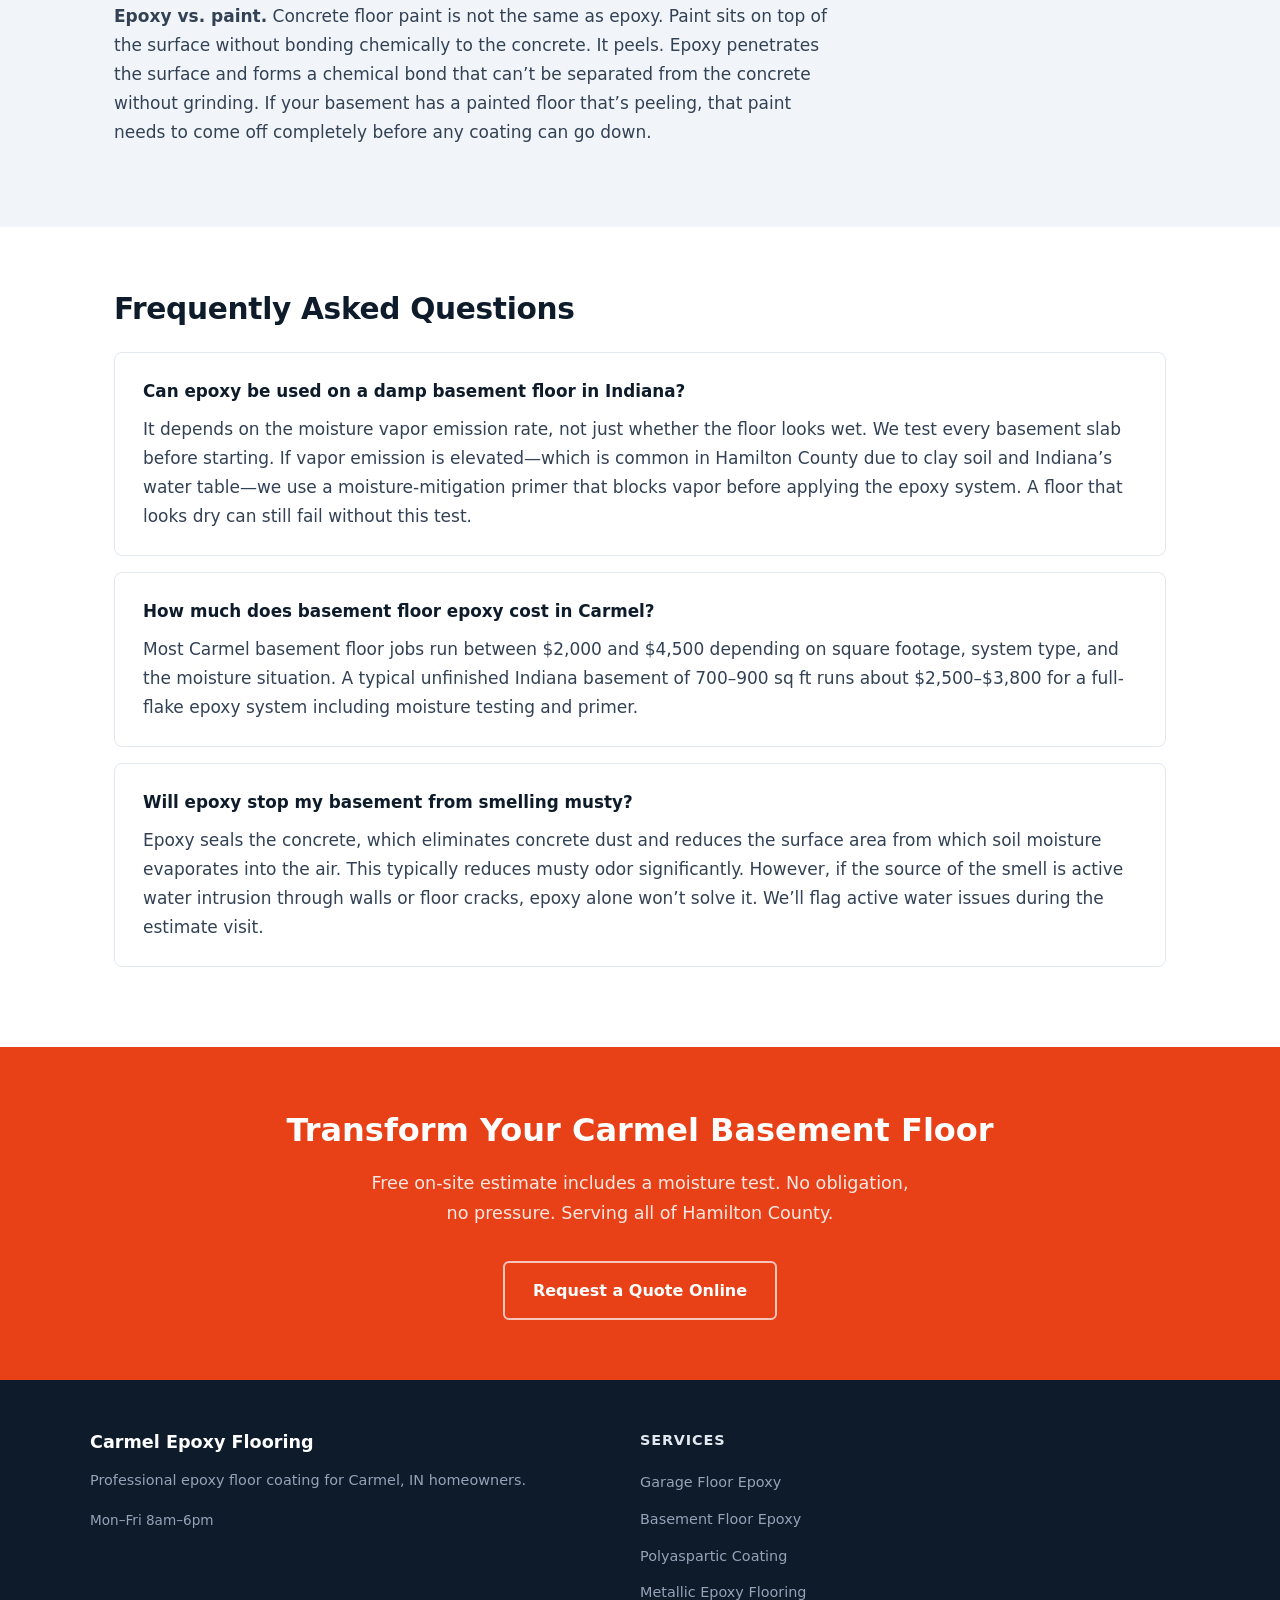
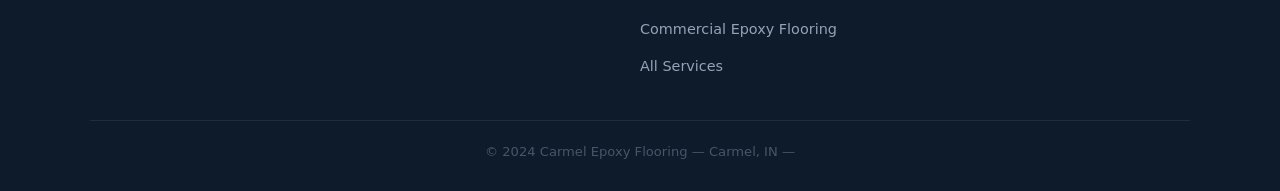
<file: basement-floor-epoxy-carmel.html>
<!DOCTYPE html>
<html lang="en">
<head>
  <meta charset="UTF-8">
  <meta name="viewport" content="width=device-width, initial-scale=1.0">
  <title>Basement Floor Epoxy in Carmel, IN | Get a Quote</title>
    <link rel="canonical" href="https://www.carmelepoxyflooring.com/basement-floor-epoxy-carmel.html">
  <meta name="description" content="Epoxy basement floor coating in Carmel, IN. Moisture-resistant, non-dusting, and easy to clean. Serving Hamilton County. Contact us.">
  <link rel="stylesheet" href="styles.css">
  <script type="application/ld+json">
  {
    "@context": "https://schema.org",
    "@type": "LocalBusiness",
    "name": "Carmel Epoxy Flooring",
    "address": {
      "@type": "PostalAddress",
      "addressLocality": "Carmel",
      "addressRegion": "IN",
      "addressCountry": "US"
    },
    "areaServed": "Carmel, IN",
    "description": "Basement floor epoxy coating in Carmel, IN",
    "openingHours": "Mo-Fr 08:00-18:00"
  }
  </script>
  <script type="application/ld+json">
  {
    "@context": "https://schema.org",
    "@type": "FAQPage",
    "mainEntity": [
      {
        "@type": "Question",
        "name": "Can epoxy be used on a damp basement floor in Indiana?",
        "acceptedAnswer": {
          "@type": "Answer",
          "text": "It depends on the moisture vapor emission rate, not just whether the floor looks wet. We test every basement slab with a calcium chloride or electronic moisture meter before starting. If vapor emission is elevated&mdash;which is common in Hamilton County due to clay soil and Indiana&rsquo;s water table&mdash;we use a moisture-mitigation primer that blocks vapor before applying the epoxy system. A floor that looks dry can still fail without this test."
        }
      },
      {
        "@type": "Question",
        "name": "How much does basement floor epoxy cost in Carmel?",
        "acceptedAnswer": {
          "@type": "Answer",
          "text": "Most Carmel basement floor jobs run between $2,000 and $4,500 depending on square footage, system type, and the moisture situation. A typical unfinished Indiana basement of 700&ndash;900 sq ft in a standard subdivision home runs about $2,500&ndash;$3,800 for a full-flake epoxy system including moisture testing and primer."
        }
      },
      {
        "@type": "Question",
        "name": "Will epoxy stop my basement from smelling musty?",
        "acceptedAnswer": {
          "@type": "Answer",
          "text": "Epoxy seals the concrete, which eliminates concrete dust and reduces the surface area from which soil moisture evaporates into the air. This typically reduces musty odor significantly. However, if the source of the smell is active water intrusion through walls or floor cracks, epoxy alone won&rsquo;t solve it&mdash;you&rsquo;d need waterproofing work first. We&rsquo;ll flag active water issues during the estimate visit."
        }
      }
    ]
  }
  </script>
</head>
<body>

<nav>
  <a href="/" class="nav-logo">Carmel Epoxy Flooring</a>
  <ul class="nav-links">
    <li class="has-dropdown">
      <a href="/services.html">Services</a>
      <div class="dropdown-menu">
        <ul class="dropdown-menu-list">
          <li><a href="/garage-floor-epoxy-carmel.html">Garage Floor Epoxy</a></li>
          <li><a href="/basement-floor-epoxy-carmel.html">Basement Floor Epoxy</a></li>
          <li><a href="/polyaspartic-floor-coating-carmel.html">Polyaspartic Coating</a></li>
          <li><a href="/metallic-epoxy-flooring-carmel.html">Metallic Epoxy Flooring</a></li>
          <li><a href="/commercial-epoxy-flooring-carmel.html">Commercial Epoxy Flooring</a></li>
        </ul>
      </div>
    </li>
    <li><a href="/garage-floor-epoxy-carmel.html">Garage Floors</a></li>
    <li><a href="/polyaspartic-floor-coating-carmel.html">Polyaspartic</a></li>
    <li><a href="/contact.html">Contact</a></li>
  </ul>
  
</nav>

<div class="page-hero">
  <h1>Basement Floor Epoxy in Carmel, IN</h1>
  <p>Seal out moisture, eliminate concrete dust, and transform an unfinished basement into a clean, usable space.</p>
  
</div>

<section class="section section-white">
  <div class="container">
    <div class="breadcrumb">
      <a href="/">Home</a><span>&rsaquo;</span> <a href="/services.html">Services</a><span>&rsaquo;</span> Basement Floor Epoxy
    </div>
    <img
      src="images/basement-floor-epoxy-carmel.webp"
      alt="basement floor epoxy in Carmel"
      loading="eager"
      width="1100"
      height="440"
      style="border-radius:10px; width:100%; height:300px; object-fit:cover; margin-bottom:32px;"
    >
    <p>Basement floor epoxy in Carmel is less common than garage coatings, but the results are arguably more dramatic. An unfinished Indiana basement is usually dark, damp-feeling, and covered in porous concrete that sheds fine gray dust onto everything you store on it. After epoxy coating, the same space feels dry, clean, and finished&mdash;bright enough to be an actual room rather than a utility storage area.</p>
    <p>The critical difference between coating a garage floor and a basement floor is moisture. Indiana basements sit directly in contact with soil that holds water year-round, and moisture vapor migrates through concrete constantly. We test every basement slab before quoting, because the moisture situation determines whether standard epoxy, a moisture-blocking primer, or a full moisture mitigation system is required.</p>
  </div>
</section>

<section class="section section-gray">
  <div class="container">
        <h2>What Does Basement Epoxy Involve?</h2>
    <p>The installation sequence for a basement floor is similar to garage work, with extra attention to moisture at every stage. We start with a calcium chloride moisture test left on the slab for 60&ndash;72 hours, which gives us a precise vapor emission rate in pounds per 1,000 sq ft per 24 hours. Different epoxy systems have different MVE tolerances&mdash;knowing the number lets us spec the right primer rather than guessing.</p>
    <p>After moisture assessment, we diamond-grind the surface. Basement concrete in Carmel&rsquo;s newer subdivisions is often relatively smooth from the pour and doesn&rsquo;t have the same traffic damage as a garage slab, but grinding is still required to create the mechanical bond the epoxy needs. Any cracks are filled with semi-rigid filler.</p>
    <p>If moisture readings are above threshold, we apply a two-component moisture-mitigation epoxy primer before the decorative layers. This primer blocks vapor movement from below without requiring you to inject the perimeter or install a sump. It&rsquo;s not a waterproofing solution for active water intrusion&mdash;but for passive vapor, it works well and is significantly less expensive than a full waterproofing system.</p>
    <p>The decorative base coat and optional flake broadcast go on after the primer cures, followed by the topcoat. Most Carmel basement jobs take 2 days on site plus a week of cure before you can put heavy furniture or storage back on the floor.</p>
  </div>
</section>

<section class="section section-white">
  <div class="container">
        <h2>When Do You Need Basement Floor Epoxy?</h2>
    <div class="card-grid">
      <div class="card">
        <h3>Finishing or Converting the Space</h3>
        <p>If you&rsquo;re converting an unfinished basement into a gym, playroom, hobby space, or home office annex, an epoxy floor is one of the most cost-effective ways to make the concrete feel finished. It&rsquo;s significantly cheaper than tile or LVP flooring over concrete and holds up better in spaces with moderate moisture.</p>
      </div>
      <div class="card">
        <h3>The Floor Is Constantly Dusty</h3>
        <p>Bare concrete in Hamilton County basements sheds fine dust continuously. It coats storage boxes, HVAC filters, and anything stored on the floor. Epoxy seals the surface completely and eliminates this problem. If your basement HVAC system seems to need constant filter changes, the concrete floor is likely a contributing factor.</p>
      </div>
      <div class="card">
        <h3>You Want to Add Grip in a Utility Space</h3>
        <p>Laundry rooms, mechanical rooms, and storage basements all benefit from a floor that has grip and is easy to mop. A flake epoxy system with a textured topcoat provides grip even when wet&mdash;important in a utility space where water from a washing machine overflow or water heater drip can make bare concrete very slippery.</p>
      </div>
    </div>
  </div>
</section>

<section class="section section-gray">
  <div class="container">
        <h2>Why Indiana Basements Are Harder on Concrete Than You Think</h2>
    <p>Indiana sits in the Midwest&rsquo;s humid continental climate zone, which creates specific challenges for basement slabs that aren&rsquo;t present in drier climates like Colorado or Arizona.</p>
    <p>The soil in Hamilton County is predominantly clay loam&mdash;a dense, low-permeability soil type that holds water for extended periods after rain. This means the soil surrounding and below most Carmel basement slabs is consistently moist, pushing vapor upward through the concrete continuously. Unlike sandy soils that drain quickly, clay releases that moisture slowly over weeks and months.</p>
    <p>Indiana summers add humidity from above. On warm, humid July days, the basement floor is often cooler than the dew point of the incoming air, causing condensation to form on the surface. This isn&rsquo;t a leak&mdash;it&rsquo;s atmospheric moisture&mdash;but it can make the floor feel damp and create conditions that allow mold to grow if there&rsquo;s organic material in contact with the floor.</p>
    <p>Epoxy coating addresses both of these mechanisms. It seals the concrete so vapor can&rsquo;t evaporate from the surface, and it creates a non-porous surface where condensation can&rsquo;t soak in. Most Carmel homeowners notice a measurable difference in basement humidity levels after coating, because the concrete is no longer acting as a passive vapor emitter.</p>
  </div>
</section>

<section class="section section-white">
  <div class="container">
        <h2>What Affects the Cost of Basement Floor Epoxy in Carmel?</h2>
    <p>Basement floor epoxy typically runs $3.50&ndash;$6 per square foot installed, with the moisture situation being the biggest cost variable.</p>
    <p><strong>Moisture mitigation primer.</strong> Standard epoxy primer works for slabs with MVE under about 3 lbs/1,000 sq ft/24 hrs. Above that, we use a two-component moisture-blocking primer that costs more per square foot and requires additional cure time. Roughly 40&ndash;60% of Indiana basement slabs we test need this, which adds $0.75&ndash;$1.50 per sq ft to the job.</p>
    <p><strong>Square footage and layout.</strong> A simple rectangular open basement is faster to grind and coat than a space with multiple rooms, columns, low clearances, or built-in utility areas. We measure carefully during the estimate visit because layout affects total labor time significantly.</p>
    <p><strong>Active water issues.</strong> If there&rsquo;s active water intrusion from wall cracks or through the floor joint, epoxy alone won&rsquo;t solve it. We&rsquo;ll flag this during the estimate and can refer you to a waterproofing contractor before we return to coat.</p>
    <table class="price-table" style="margin-top:24px;">
      <thead><tr><th>Scenario</th><th>Estimated Cost</th></tr></thead>
      <tbody>
        <tr><td>600 sq ft basement, standard moisture, flake system</td><td>$2,100&ndash;$3,200</td></tr>
        <tr><td>800 sq ft basement, elevated moisture + mitigation primer</td><td>$3,200&ndash;$4,800</td></tr>
        <tr><td>1,000+ sq ft, multiple areas, standard moisture</td><td>$3,500&ndash;$5,500</td></tr>
      </tbody>
    </table>
  </div>
</section>

<section class="section section-gray">
  <div class="container">
        <h2>Epoxy vs. Other Basement Flooring Options</h2>
    <p><strong>Epoxy vs. LVP (luxury vinyl plank).</strong> LVP over concrete is popular and looks great, but it requires the concrete to be reasonably flat (no more than 3/16&ldquo; variance over 10&rsquo;) and creates a floating floor that can shift or buckle if moisture gets underneath it. In Indiana basements with moderate vapor, LVP also risks trapping moisture below the planks, which leads to mold. Epoxy bonds directly to the concrete and doesn&rsquo;t trap moisture anywhere.</p>
    <p><strong>Epoxy vs. tile.</strong> Tile over concrete is durable and looks good, but installation is expensive, grout lines collect dirt, and removing tile later is a significant job. Epoxy is faster to install, seamless, and easier to clean long-term. For utility spaces, it&rsquo;s almost always the better value.</p>
    <p><strong>Epoxy vs. paint.</strong> Concrete floor paint is not the same as epoxy. Paint sits on top of the surface without bonding chemically to the concrete. It peels. Epoxy penetrates the surface and forms a chemical bond that can&rsquo;t be separated from the concrete without grinding. If your basement has a painted floor that&rsquo;s peeling, that paint needs to come off completely before any coating can go down.</p>
  </div>
</section>

<section class="section section-white">
  <div class="container">
        <h2>Frequently Asked Questions</h2>
    <ul class="faq-list">
      <li class="faq-item">
        <h3>Can epoxy be used on a damp basement floor in Indiana?</h3>
        <p>It depends on the moisture vapor emission rate, not just whether the floor looks wet. We test every basement slab before starting. If vapor emission is elevated&mdash;which is common in Hamilton County due to clay soil and Indiana&rsquo;s water table&mdash;we use a moisture-mitigation primer that blocks vapor before applying the epoxy system. A floor that looks dry can still fail without this test.</p>
      </li>
      <li class="faq-item">
        <h3>How much does basement floor epoxy cost in Carmel?</h3>
        <p>Most Carmel basement floor jobs run between $2,000 and $4,500 depending on square footage, system type, and the moisture situation. A typical unfinished Indiana basement of 700&ndash;900 sq ft runs about $2,500&ndash;$3,800 for a full-flake epoxy system including moisture testing and primer.</p>
      </li>
      <li class="faq-item">
        <h3>Will epoxy stop my basement from smelling musty?</h3>
        <p>Epoxy seals the concrete, which eliminates concrete dust and reduces the surface area from which soil moisture evaporates into the air. This typically reduces musty odor significantly. However, if the source of the smell is active water intrusion through walls or floor cracks, epoxy alone won&rsquo;t solve it. We&rsquo;ll flag active water issues during the estimate visit.</p>
      </li>
    </ul>
  </div>
</section>

<section class="cta-section">
  <h2>Transform Your Carmel Basement Floor</h2>
  <p>Free on-site estimate includes a moisture test. No obligation, no pressure. Serving all of Hamilton County.</p>
  
  <a href="/contact.html" class="btn-outline-white">Request a Quote Online</a>
</section>

<footer>
  <div class="footer-grid">
    <div class="footer-brand">
      <h3>Carmel Epoxy Flooring</h3>
      <p>Professional epoxy floor coating for Carmel, IN homeowners.</p>
      <div class="footer-phone">
        
        <span style="font-size:0.85rem;">Mon&ndash;Fri 8am&ndash;6pm</span>
      </div>
    </div>
    <div class="footer-col">
      <h4>Services</h4>
      <ul>
        <li><a href="/garage-floor-epoxy-carmel.html">Garage Floor Epoxy</a></li>
        <li><a href="/basement-floor-epoxy-carmel.html">Basement Floor Epoxy</a></li>
        <li><a href="/polyaspartic-floor-coating-carmel.html">Polyaspartic Coating</a></li>
        <li><a href="/metallic-epoxy-flooring-carmel.html">Metallic Epoxy Flooring</a></li>
        <li><a href="/commercial-epoxy-flooring-carmel.html">Commercial Epoxy Flooring</a></li>
        <li><a href="/services.html">All Services</a></li>
      </ul>
    </div>
  </div>
  <div class="footer-bottom">
    <p>&copy; 2024 Carmel Epoxy Flooring &mdash; Carmel, IN &mdash; </p>
  </div>
</footer>

</body>
</html>
</file>
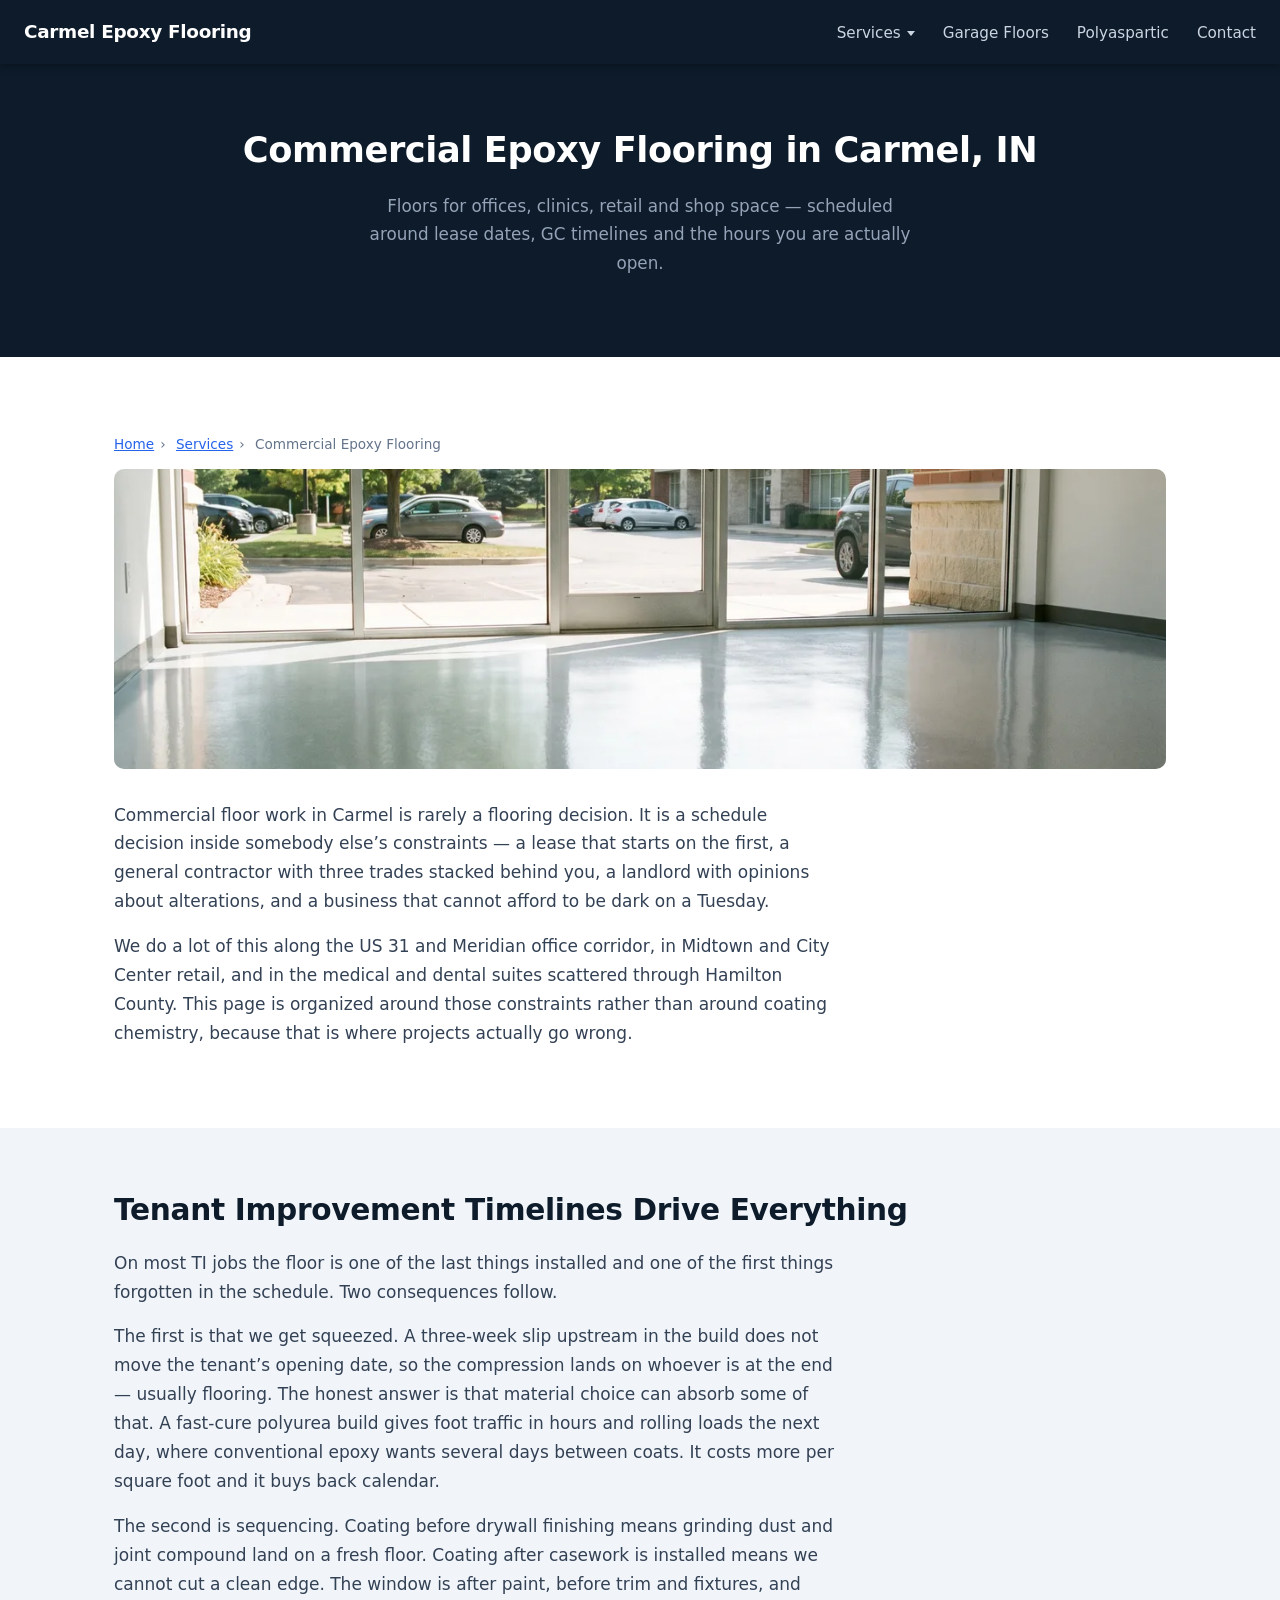
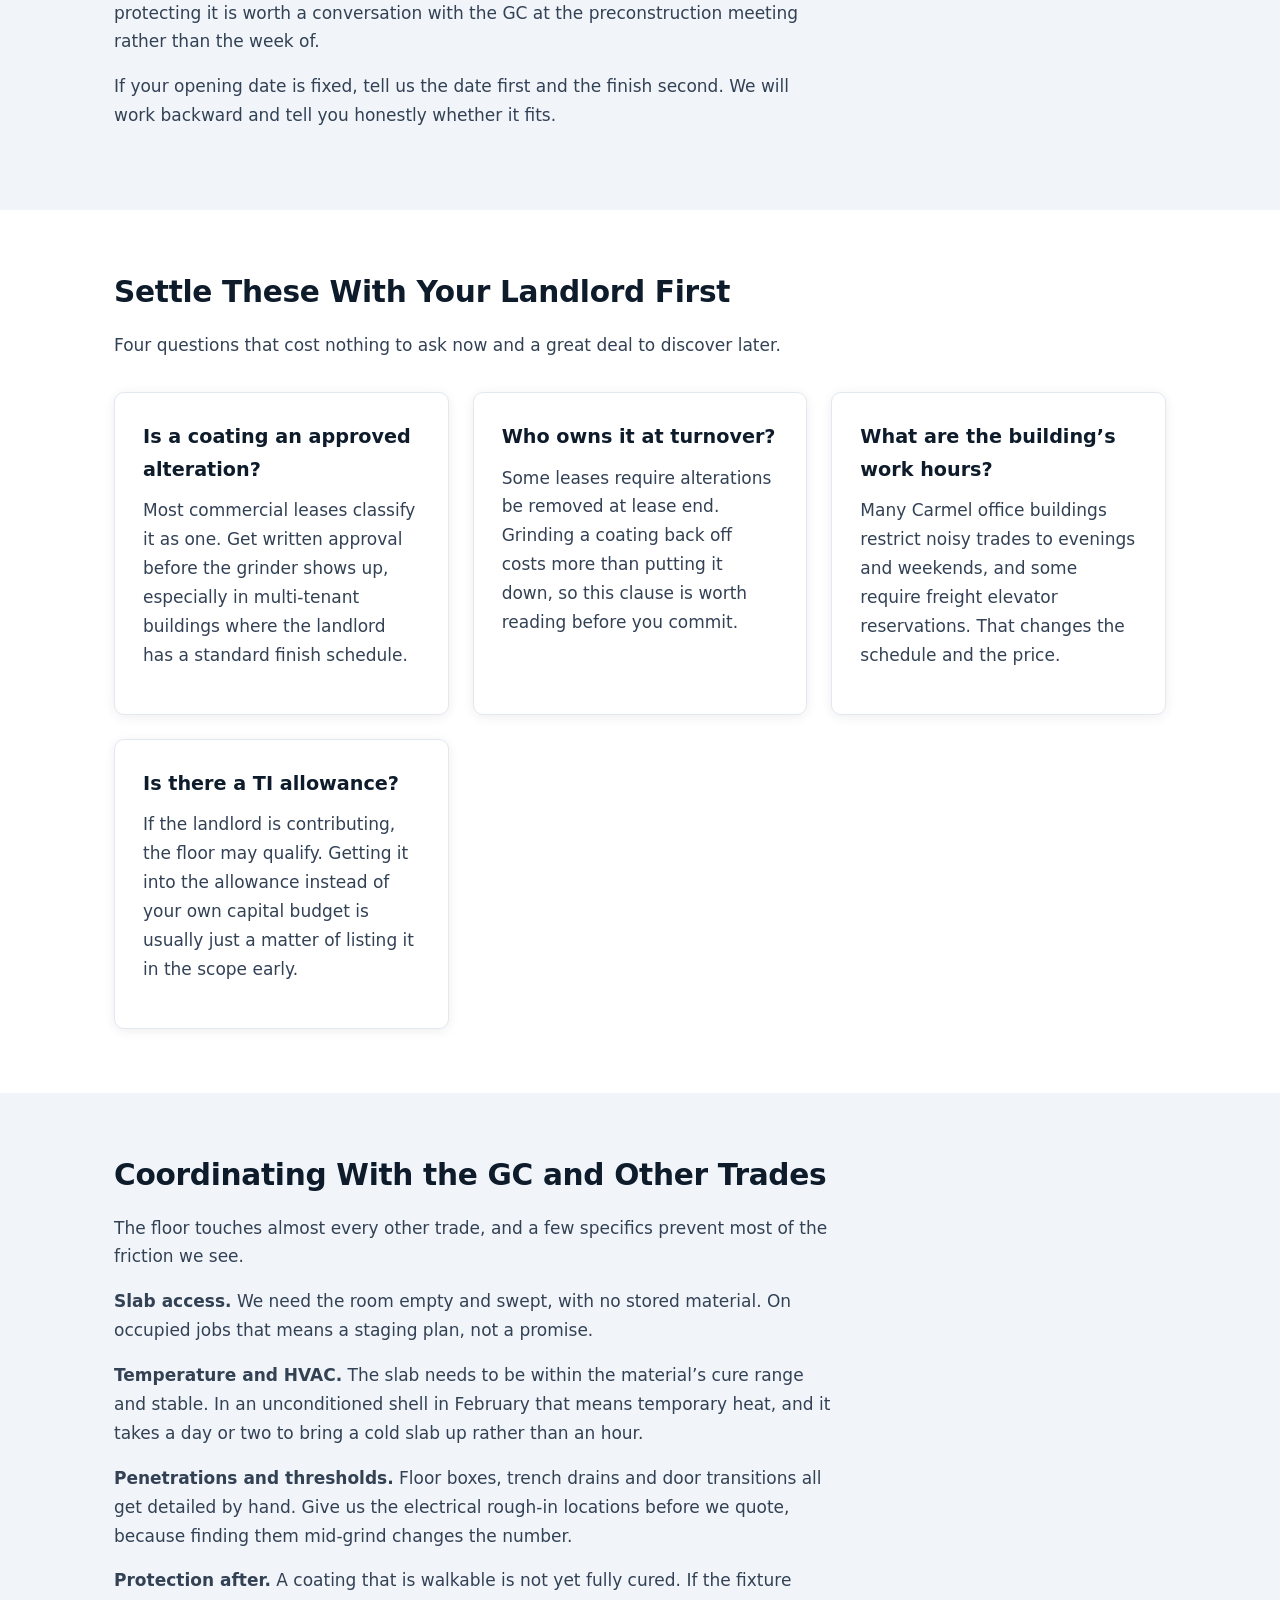
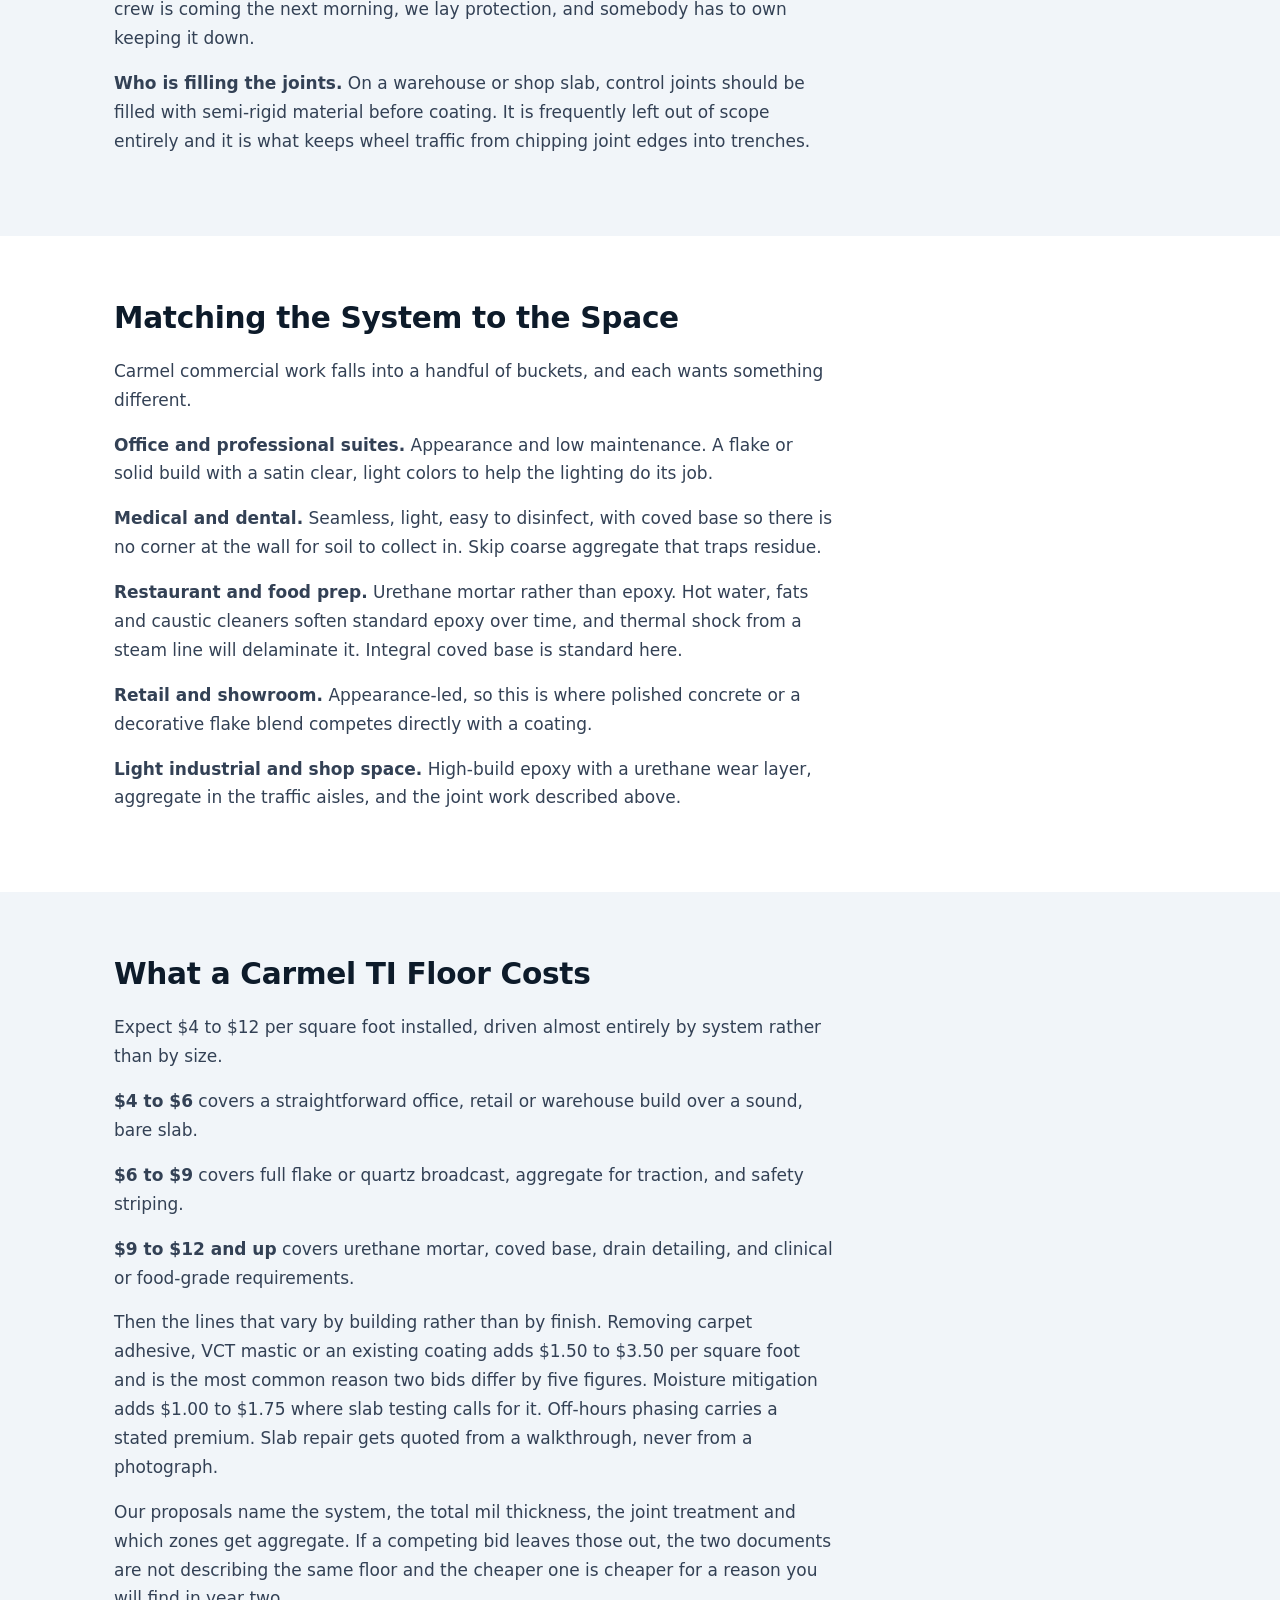
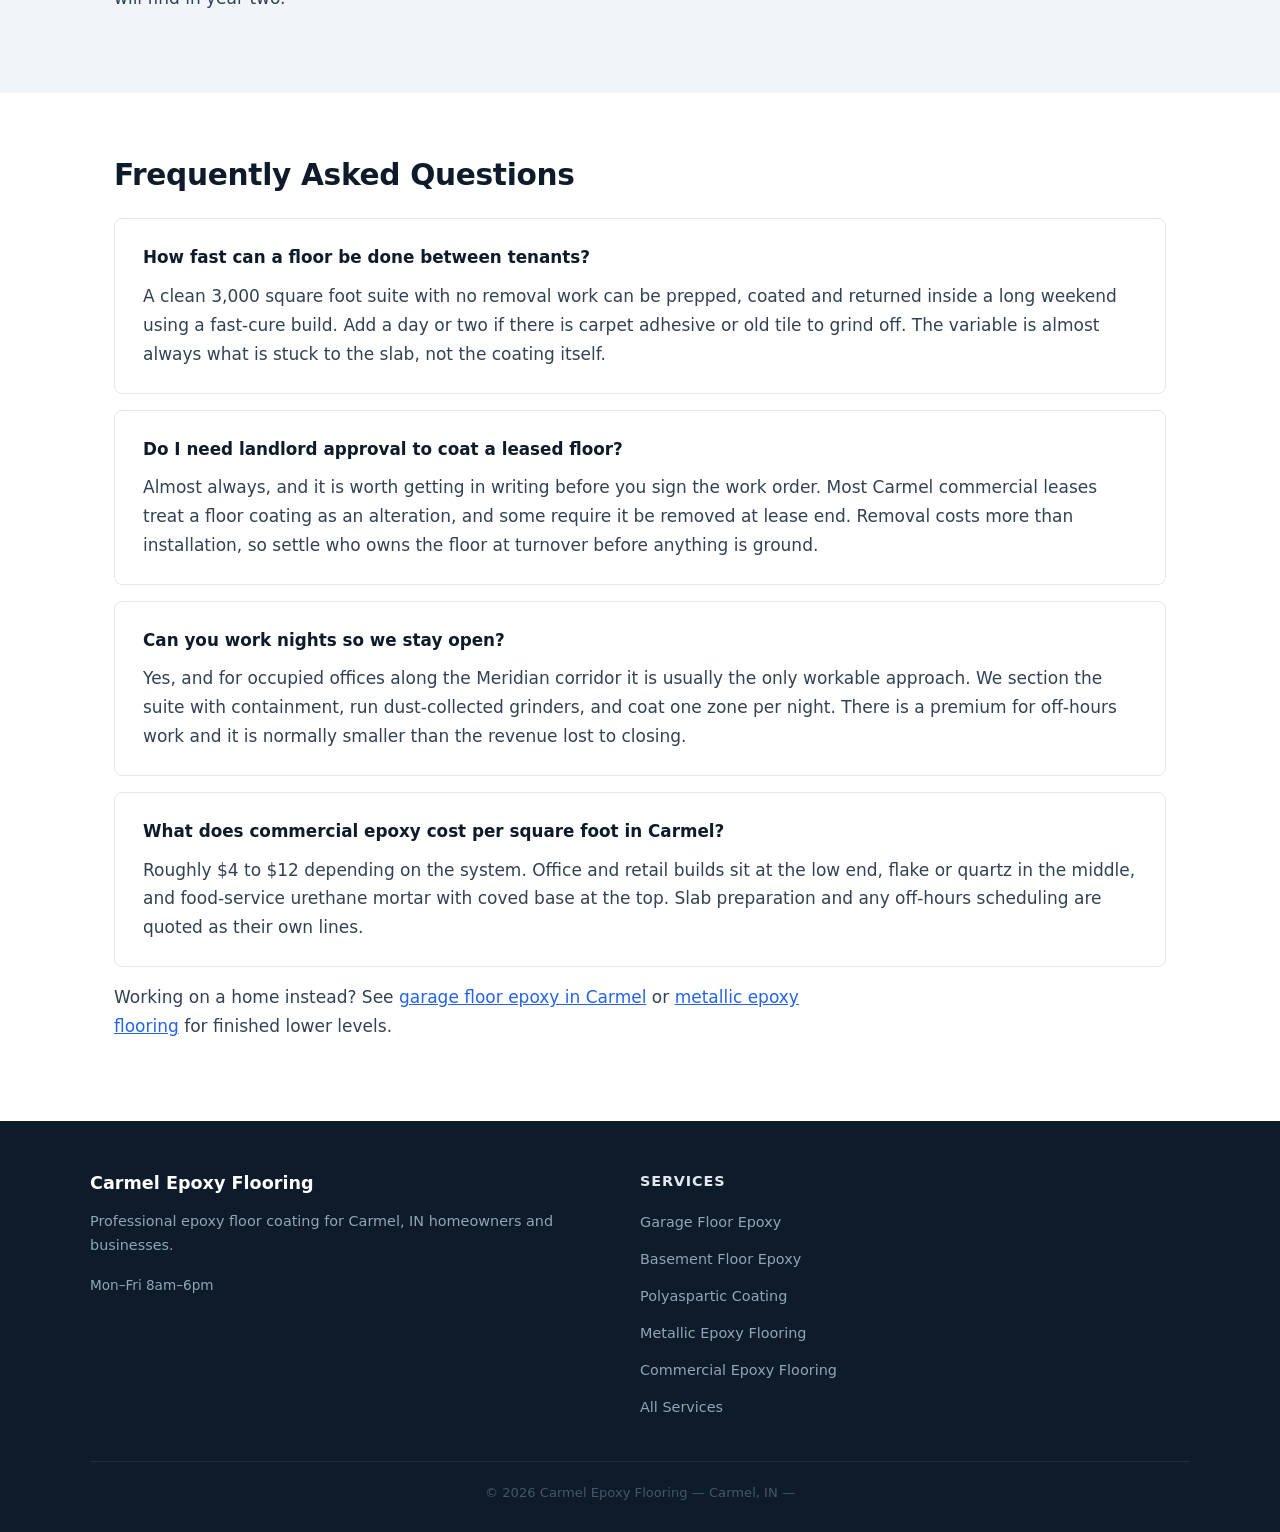
<file: commercial-epoxy-flooring-carmel.html>
<!DOCTYPE html>
<html lang="en">
<head>
  <meta charset="UTF-8">
  <meta name="viewport" content="width=device-width, initial-scale=1.0">
  <title>Commercial Epoxy Flooring in Carmel, IN</title>
    <link rel="canonical" href="https://www.carmelepoxyflooring.com/commercial-epoxy-flooring-carmel.html">
  <meta name="description" content="Commercial epoxy flooring in Carmel, IN. Built around tenant improvement timelines and landlord requirements. Hamilton County. Contact us.">
  <link rel="stylesheet" href="styles.css">
  <script type="application/ld+json">
  {
    "@context": "https://schema.org",
    "@type": "LocalBusiness",
    "name": "Carmel Epoxy Flooring",
    "address": {
      "@type": "PostalAddress",
      "addressLocality": "Carmel",
      "addressRegion": "IN",
      "addressCountry": "US"
    },
    "areaServed": "Carmel, IN",
    "description": "Commercial epoxy flooring in Carmel, IN",
    "openingHours": "Mo-Fr 08:00-18:00"
  }
  </script>
  <script type="application/ld+json">
  {
    "@context": "https://schema.org",
    "@type": "FAQPage",
    "mainEntity": [
      {
        "@type": "Question",
        "name": "How fast can a floor be done between tenants?",
        "acceptedAnswer": { "@type": "Answer", "text": "A clean 3,000 square foot suite with no removal work can be prepped, coated and returned inside a long weekend using a fast-cure build. Add a day or two if there is carpet adhesive or old tile to grind off. The variable is almost always what is stuck to the slab, not the coating itself." }
      },
      {
        "@type": "Question",
        "name": "Do I need landlord approval to coat a leased floor?",
        "acceptedAnswer": { "@type": "Answer", "text": "Almost always, and it is worth getting in writing before you sign the work order. Most Carmel commercial leases treat a floor coating as an alteration, and some require it be removed at lease end. Removal costs more than installation, so settle who owns the floor at turnover before anything is ground." }
      },
      {
        "@type": "Question",
        "name": "Can you work nights so we stay open?",
        "acceptedAnswer": { "@type": "Answer", "text": "Yes, and for occupied offices along the Meridian corridor it is usually the only workable approach. We section the suite with containment, run dust-collected grinders, and coat one zone per night. There is a premium for off-hours work and it is normally smaller than the revenue lost to closing." }
      },
      {
        "@type": "Question",
        "name": "What does commercial epoxy cost per square foot in Carmel?",
        "acceptedAnswer": { "@type": "Answer", "text": "Roughly $4 to $12 depending on the system. Office and retail builds sit at the low end, flake or quartz in the middle, and food-service urethane mortar with coved base at the top. Slab preparation and any off-hours scheduling are quoted as their own lines." }
      }
    ]
  }
  </script>
</head>
<body>

<nav>
  <a href="/" class="nav-logo">Carmel Epoxy Flooring</a>
  <ul class="nav-links">
    <li class="has-dropdown">
      <a href="/services.html">Services</a>
      <div class="dropdown-menu">
        <ul class="dropdown-menu-list">
          <li><a href="/garage-floor-epoxy-carmel.html">Garage Floor Epoxy</a></li>
          <li><a href="/basement-floor-epoxy-carmel.html">Basement Floor Epoxy</a></li>
          <li><a href="/polyaspartic-floor-coating-carmel.html">Polyaspartic Coating</a></li>
          <li><a href="/metallic-epoxy-flooring-carmel.html">Metallic Epoxy Flooring</a></li>
          <li><a href="/commercial-epoxy-flooring-carmel.html">Commercial Epoxy Flooring</a></li>
        </ul>
      </div>
    </li>
    <li><a href="/garage-floor-epoxy-carmel.html">Garage Floors</a></li>
    <li><a href="/polyaspartic-floor-coating-carmel.html">Polyaspartic</a></li>
    <li><a href="/contact.html">Contact</a></li>
  </ul>
  
</nav>

<div class="page-hero">
  <h1>Commercial Epoxy Flooring in Carmel, IN</h1>
  <p>Floors for offices, clinics, retail and shop space &mdash; scheduled around lease dates, GC timelines and the hours you are actually open.</p>
  
</div>

<section class="section section-white">
  <div class="container">
    <div class="breadcrumb">
      <a href="/">Home</a><span>&rsaquo;</span> <a href="/services.html">Services</a><span>&rsaquo;</span> Commercial Epoxy Flooring
    </div>
    <img
      src="images/commercial-epoxy-flooring-carmel.webp"
      alt="commercial epoxy flooring in Carmel"
      loading="eager"
      width="1100"
      height="440"
      style="border-radius:10px; width:100%; height:300px; object-fit:cover; margin-bottom:32px;"
    >
    <p>Commercial floor work in Carmel is rarely a flooring decision. It is a schedule decision inside somebody else&rsquo;s constraints &mdash; a lease that starts on the first, a general contractor with three trades stacked behind you, a landlord with opinions about alterations, and a business that cannot afford to be dark on a Tuesday.</p>
    <p>We do a lot of this along the US 31 and Meridian office corridor, in Midtown and City Center retail, and in the medical and dental suites scattered through Hamilton County. This page is organized around those constraints rather than around coating chemistry, because that is where projects actually go wrong.</p>
  </div>
</section>

<section class="section section-gray">
  <div class="container">
        <h2>Tenant Improvement Timelines Drive Everything</h2>
    <p>On most TI jobs the floor is one of the last things installed and one of the first things forgotten in the schedule. Two consequences follow.</p>
    <p>The first is that we get squeezed. A three-week slip upstream in the build does not move the tenant&rsquo;s opening date, so the compression lands on whoever is at the end &mdash; usually flooring. The honest answer is that material choice can absorb some of that. A fast-cure polyurea build gives foot traffic in hours and rolling loads the next day, where conventional epoxy wants several days between coats. It costs more per square foot and it buys back calendar.</p>
    <p>The second is sequencing. Coating before drywall finishing means grinding dust and joint compound land on a fresh floor. Coating after casework is installed means we cannot cut a clean edge. The window is after paint, before trim and fixtures, and protecting it is worth a conversation with the GC at the preconstruction meeting rather than the week of.</p>
    <p>If your opening date is fixed, tell us the date first and the finish second. We will work backward and tell you honestly whether it fits.</p>
  </div>
</section>

<section class="section section-white">
  <div class="container">
        <h2>Settle These With Your Landlord First</h2>
    <p>Four questions that cost nothing to ask now and a great deal to discover later.</p>
    <div class="card-grid">
      <div class="card">
        <h3>Is a coating an approved alteration?</h3>
        <p>Most commercial leases classify it as one. Get written approval before the grinder shows up, especially in multi-tenant buildings where the landlord has a standard finish schedule.</p>
      </div>
      <div class="card">
        <h3>Who owns it at turnover?</h3>
        <p>Some leases require alterations be removed at lease end. Grinding a coating back off costs more than putting it down, so this clause is worth reading before you commit.</p>
      </div>
      <div class="card">
        <h3>What are the building&rsquo;s work hours?</h3>
        <p>Many Carmel office buildings restrict noisy trades to evenings and weekends, and some require freight elevator reservations. That changes the schedule and the price.</p>
      </div>
      <div class="card">
        <h3>Is there a TI allowance?</h3>
        <p>If the landlord is contributing, the floor may qualify. Getting it into the allowance instead of your own capital budget is usually just a matter of listing it in the scope early.</p>
      </div>
    </div>
  </div>
</section>

<section class="section section-gray">
  <div class="container">
        <h2>Coordinating With the GC and Other Trades</h2>
    <p>The floor touches almost every other trade, and a few specifics prevent most of the friction we see.</p>
    <p><strong>Slab access.</strong> We need the room empty and swept, with no stored material. On occupied jobs that means a staging plan, not a promise.</p>
    <p><strong>Temperature and HVAC.</strong> The slab needs to be within the material&rsquo;s cure range and stable. In an unconditioned shell in February that means temporary heat, and it takes a day or two to bring a cold slab up rather than an hour.</p>
    <p><strong>Penetrations and thresholds.</strong> Floor boxes, trench drains and door transitions all get detailed by hand. Give us the electrical rough-in locations before we quote, because finding them mid-grind changes the number.</p>
    <p><strong>Protection after.</strong> A coating that is walkable is not yet fully cured. If the fixture crew is coming the next morning, we lay protection, and somebody has to own keeping it down.</p>
    <p><strong>Who is filling the joints.</strong> On a warehouse or shop slab, control joints should be filled with semi-rigid material before coating. It is frequently left out of scope entirely and it is what keeps wheel traffic from chipping joint edges into trenches.</p>
  </div>
</section>

<section class="section section-white">
  <div class="container">
        <h2>Matching the System to the Space</h2>
    <p>Carmel commercial work falls into a handful of buckets, and each wants something different.</p>
    <p><strong>Office and professional suites.</strong> Appearance and low maintenance. A flake or solid build with a satin clear, light colors to help the lighting do its job.</p>
    <p><strong>Medical and dental.</strong> Seamless, light, easy to disinfect, with coved base so there is no corner at the wall for soil to collect in. Skip coarse aggregate that traps residue.</p>
    <p><strong>Restaurant and food prep.</strong> Urethane mortar rather than epoxy. Hot water, fats and caustic cleaners soften standard epoxy over time, and thermal shock from a steam line will delaminate it. Integral coved base is standard here.</p>
    <p><strong>Retail and showroom.</strong> Appearance-led, so this is where polished concrete or a decorative flake blend competes directly with a coating.</p>
    <p><strong>Light industrial and shop space.</strong> High-build epoxy with a urethane wear layer, aggregate in the traffic aisles, and the joint work described above.</p>
  </div>
</section>

<section class="section section-gray">
  <div class="container">
        <h2>What a Carmel TI Floor Costs</h2>
    <p>Expect $4 to $12 per square foot installed, driven almost entirely by system rather than by size.</p>
    <p><strong>$4 to $6</strong> covers a straightforward office, retail or warehouse build over a sound, bare slab.</p>
    <p><strong>$6 to $9</strong> covers full flake or quartz broadcast, aggregate for traction, and safety striping.</p>
    <p><strong>$9 to $12 and up</strong> covers urethane mortar, coved base, drain detailing, and clinical or food-grade requirements.</p>
    <p>Then the lines that vary by building rather than by finish. Removing carpet adhesive, VCT mastic or an existing coating adds $1.50 to $3.50 per square foot and is the most common reason two bids differ by five figures. Moisture mitigation adds $1.00 to $1.75 where slab testing calls for it. Off-hours phasing carries a stated premium. Slab repair gets quoted from a walkthrough, never from a photograph.</p>
    <p>Our proposals name the system, the total mil thickness, the joint treatment and which zones get aggregate. If a competing bid leaves those out, the two documents are not describing the same floor and the cheaper one is cheaper for a reason you will find in year two.</p>
  </div>
</section>

<section class="section section-white">
  <div class="container">
        <h2>Frequently Asked Questions</h2>
    <ul class="faq-list">
      <li class="faq-item">
        <h3>How fast can a floor be done between tenants?</h3>
        <p>A clean 3,000 square foot suite with no removal work can be prepped, coated and returned inside a long weekend using a fast-cure build. Add a day or two if there is carpet adhesive or old tile to grind off. The variable is almost always what is stuck to the slab, not the coating itself.</p>
      </li>
      <li class="faq-item">
        <h3>Do I need landlord approval to coat a leased floor?</h3>
        <p>Almost always, and it is worth getting in writing before you sign the work order. Most Carmel commercial leases treat a floor coating as an alteration, and some require it be removed at lease end. Removal costs more than installation, so settle who owns the floor at turnover before anything is ground.</p>
      </li>
      <li class="faq-item">
        <h3>Can you work nights so we stay open?</h3>
        <p>Yes, and for occupied offices along the Meridian corridor it is usually the only workable approach. We section the suite with containment, run dust-collected grinders, and coat one zone per night. There is a premium for off-hours work and it is normally smaller than the revenue lost to closing.</p>
      </li>
      <li class="faq-item">
        <h3>What does commercial epoxy cost per square foot in Carmel?</h3>
        <p>Roughly $4 to $12 depending on the system. Office and retail builds sit at the low end, flake or quartz in the middle, and food-service urethane mortar with coved base at the top. Slab preparation and any off-hours scheduling are quoted as their own lines.</p>
      </li>
    </ul>
    <p>Working on a home instead? See <a href="/garage-floor-epoxy-carmel.html">garage floor epoxy in Carmel</a> or <a href="/metallic-epoxy-flooring-carmel.html">metallic epoxy flooring</a> for finished lower levels.</p>
  </div>
</section>

<footer>
  <div class="footer-grid">
    <div class="footer-brand">
      <h3>Carmel Epoxy Flooring</h3>
      <p>Professional epoxy floor coating for Carmel, IN homeowners and businesses.</p>
      <div class="footer-phone">
        
        <span style="font-size:0.85rem;">Mon&ndash;Fri 8am&ndash;6pm</span>
      </div>
    </div>
    <div class="footer-col">
      <h4>Services</h4>
      <ul>
        <li><a href="/garage-floor-epoxy-carmel.html">Garage Floor Epoxy</a></li>
        <li><a href="/basement-floor-epoxy-carmel.html">Basement Floor Epoxy</a></li>
        <li><a href="/polyaspartic-floor-coating-carmel.html">Polyaspartic Coating</a></li>
        <li><a href="/metallic-epoxy-flooring-carmel.html">Metallic Epoxy Flooring</a></li>
        <li><a href="/commercial-epoxy-flooring-carmel.html">Commercial Epoxy Flooring</a></li>
        <li><a href="/services.html">All Services</a></li>
      </ul>
    </div>
  </div>
  <div class="footer-bottom">
    <p>&copy; 2026 Carmel Epoxy Flooring &mdash; Carmel, IN &mdash; </p>
  </div>
</footer>

</body>
</html>
</file>
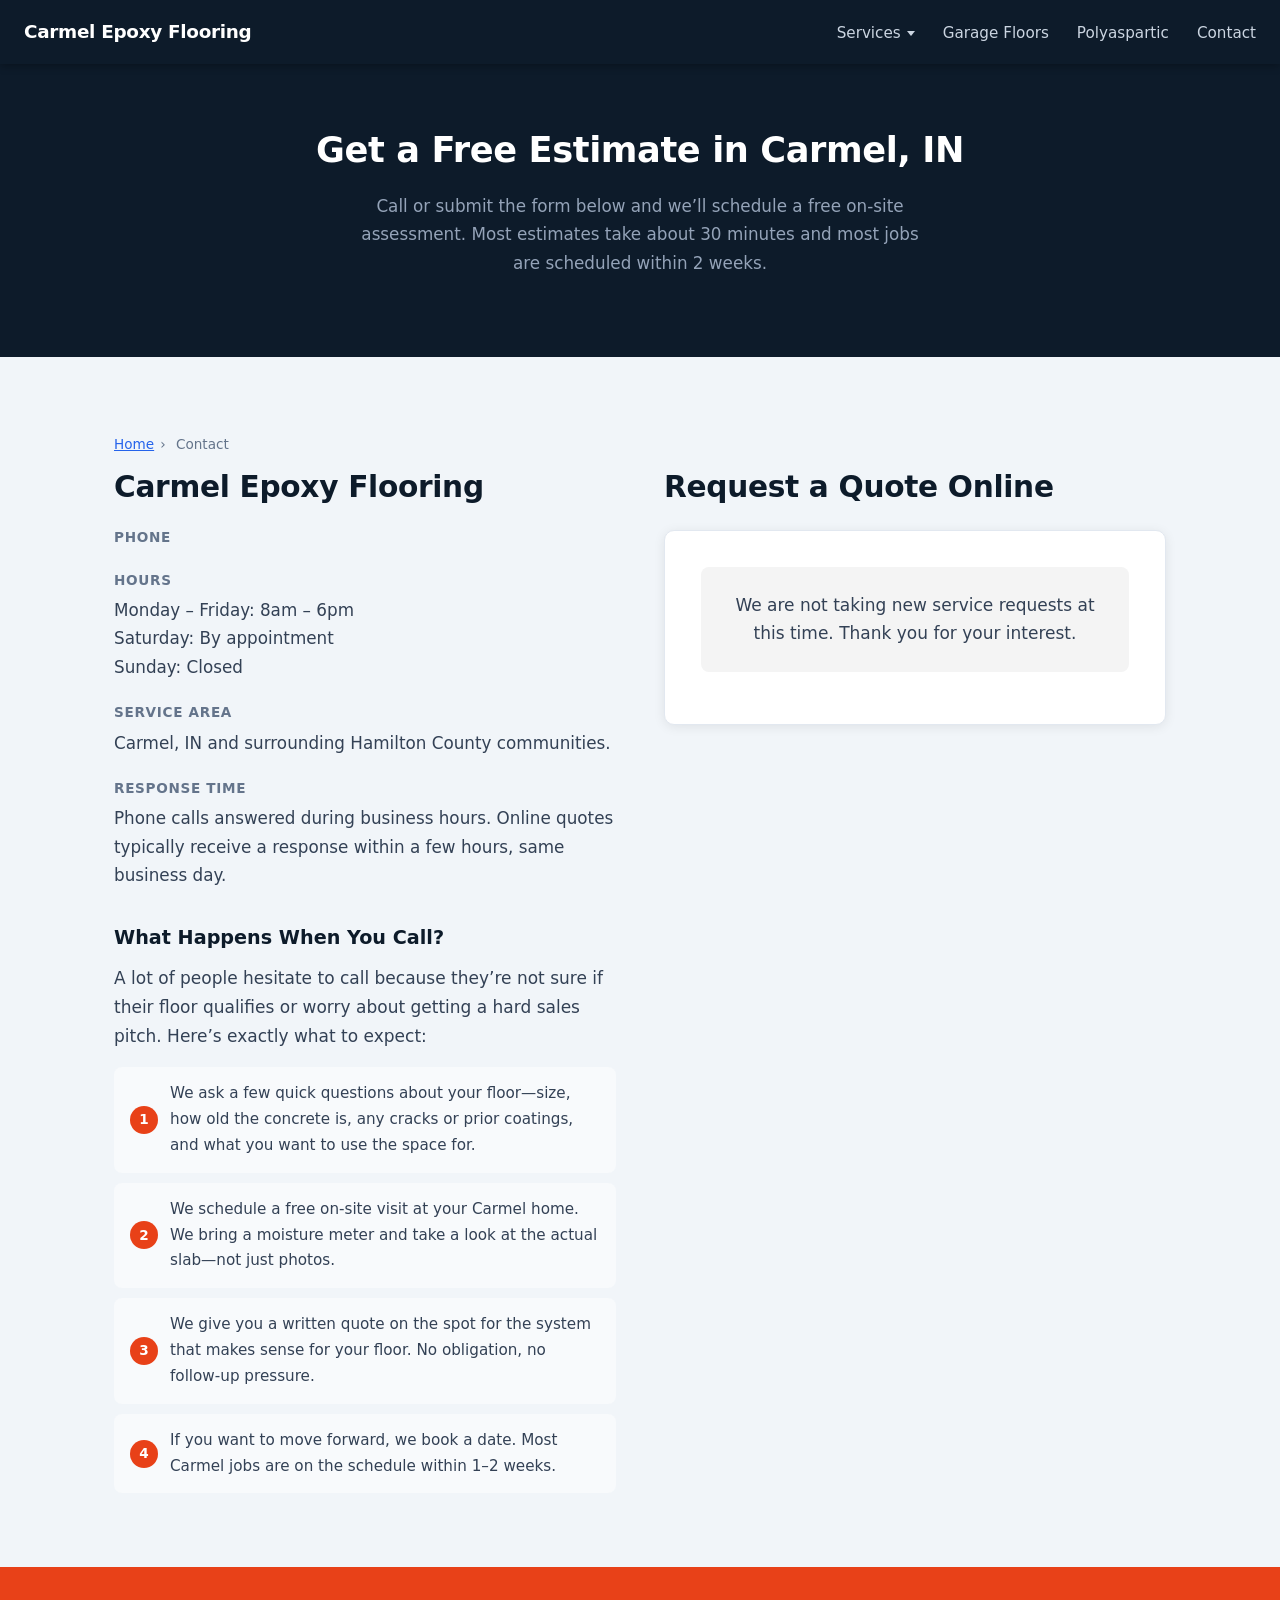
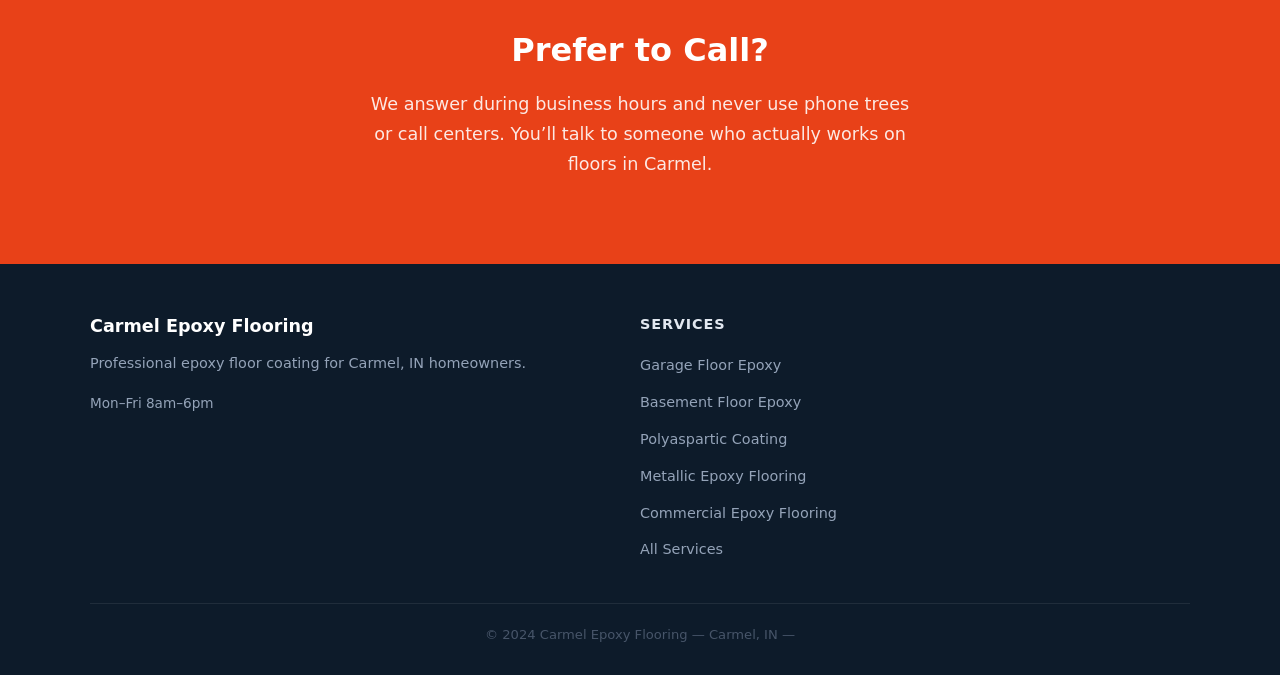
<file: contact.html>
<!DOCTYPE html>
<html lang="en">
<head>
  <meta charset="UTF-8">
  <meta name="viewport" content="width=device-width, initial-scale=1.0">
  <title>Contact Carmel Epoxy Flooring |</title>
    <link rel="canonical" href="https://www.carmelepoxyflooring.com/contact.html">
  <meta name="description" content="Contact Carmel Epoxy Flooring for a free estimate. Serving Carmel, Westfield, Fishers, and all of Hamilton County, IN. Contact us or request online.">
  <link rel="stylesheet" href="styles.css">
  <script type="application/ld+json">
  {
    "@context": "https://schema.org",
    "@type": "LocalBusiness",
    "name": "Carmel Epoxy Flooring",
    "address": {
      "@type": "PostalAddress",
      "addressLocality": "Carmel",
      "addressRegion": "IN",
      "addressCountry": "US"
    },
    "areaServed": "Carmel, IN",
    "description": "Epoxy floor coating services in Carmel, IN",
    "openingHours": "Mo-Fr 08:00-18:00"
  }
  </script>
</head>
<body>

<nav>
  <a href="/" class="nav-logo">Carmel Epoxy Flooring</a>
  <ul class="nav-links">
    <li class="has-dropdown">
      <a href="/services.html">Services</a>
      <div class="dropdown-menu">
        <ul class="dropdown-menu-list">
          <li><a href="/garage-floor-epoxy-carmel.html">Garage Floor Epoxy</a></li>
          <li><a href="/basement-floor-epoxy-carmel.html">Basement Floor Epoxy</a></li>
          <li><a href="/polyaspartic-floor-coating-carmel.html">Polyaspartic Coating</a></li>
          <li><a href="/metallic-epoxy-flooring-carmel.html">Metallic Epoxy Flooring</a></li>
          <li><a href="/commercial-epoxy-flooring-carmel.html">Commercial Epoxy Flooring</a></li>
        </ul>
      </div>
    </li>
    <li><a href="/garage-floor-epoxy-carmel.html">Garage Floors</a></li>
    <li><a href="/polyaspartic-floor-coating-carmel.html">Polyaspartic</a></li>
    <li><a href="/contact.html">Contact</a></li>
  </ul>
  
</nav>

<div class="page-hero">
  <h1>Get a Free Estimate in Carmel, IN</h1>
  <p>Call or submit the form below and we&rsquo;ll schedule a free on-site assessment. Most estimates take about 30 minutes and most jobs are scheduled within 2 weeks.</p>
</div>

<section class="section section-gray">
  <div class="container">
    <div class="breadcrumb">
      <a href="/">Home</a><span>&rsaquo;</span> Contact
    </div>
    <div class="contact-grid">

      <!-- Contact Info -->
      <div class="contact-info">
                <h2>Carmel Epoxy Flooring</h2>

        <div class="contact-detail">
          <span>Phone</span>
          
        </div>

        <div class="contact-detail">
          <span>Hours</span>
          <p>Monday &ndash; Friday: 8am &ndash; 6pm<br>Saturday: By appointment<br>Sunday: Closed</p>
        </div>

        <div class="contact-detail">
          <span>Service Area</span>
          <p>Carmel, IN and surrounding Hamilton County communities.</p>
        </div>

        <div class="contact-detail">
          <span>Response Time</span>
          <p>Phone calls answered during business hours. Online quotes typically receive a response within a few hours, same business day.</p>
        </div>

        <div style="margin-top: 32px;">
                    <h3 style="margin-top: 0;">What Happens When You Call?</h3>
          <p style="margin-bottom: 16px;">A lot of people hesitate to call because they&rsquo;re not sure if their floor qualifies or worry about getting a hard sales pitch. Here&rsquo;s exactly what to expect:</p>
          <ol class="call-process">
            <li>We ask a few quick questions about your floor&mdash;size, how old the concrete is, any cracks or prior coatings, and what you want to use the space for.</li>
            <li>We schedule a free on-site visit at your Carmel home. We bring a moisture meter and take a look at the actual slab&mdash;not just photos.</li>
            <li>We give you a written quote on the spot for the system that makes sense for your floor. No obligation, no follow-up pressure.</li>
            <li>If you want to move forward, we book a date. Most Carmel jobs are on the schedule within 1&ndash;2 weeks.</li>
          </ol>
        </div>
      </div>

      <!-- Contact Form -->
      <div>
                <h2 style="margin-bottom: 24px;">Request a Quote Online</h2>
        <div class="contact-form">
          <p class="form-closed" style="padding:1.5rem;background:#f4f4f4;border-radius:8px;text-align:center;">We are not taking new service requests at this time. Thank you for your interest.</p>
        </div>
      </div>

    </div>
  </div>
</section>

<!-- CTA -->
<section class="cta-section">
  <h2>Prefer to Call?</h2>
  <p>We answer during business hours and never use phone trees or call centers. You&rsquo;ll talk to someone who actually works on floors in Carmel.</p>
  
</section>

<footer>
  <div class="footer-grid">
    <div class="footer-brand">
      <h3>Carmel Epoxy Flooring</h3>
      <p>Professional epoxy floor coating for Carmel, IN homeowners.</p>
      <div class="footer-phone">
        
        <span style="font-size:0.85rem;">Mon&ndash;Fri 8am&ndash;6pm</span>
      </div>
    </div>
    <div class="footer-col">
      <h4>Services</h4>
      <ul>
        <li><a href="/garage-floor-epoxy-carmel.html">Garage Floor Epoxy</a></li>
        <li><a href="/basement-floor-epoxy-carmel.html">Basement Floor Epoxy</a></li>
        <li><a href="/polyaspartic-floor-coating-carmel.html">Polyaspartic Coating</a></li>
        <li><a href="/metallic-epoxy-flooring-carmel.html">Metallic Epoxy Flooring</a></li>
        <li><a href="/commercial-epoxy-flooring-carmel.html">Commercial Epoxy Flooring</a></li>
        <li><a href="/services.html">All Services</a></li>
      </ul>
    </div>
  </div>
  <div class="footer-bottom">
    <p>&copy; 2024 Carmel Epoxy Flooring &mdash; Carmel, IN &mdash; </p>
  </div>
</footer>

</body>
</html>
</file>
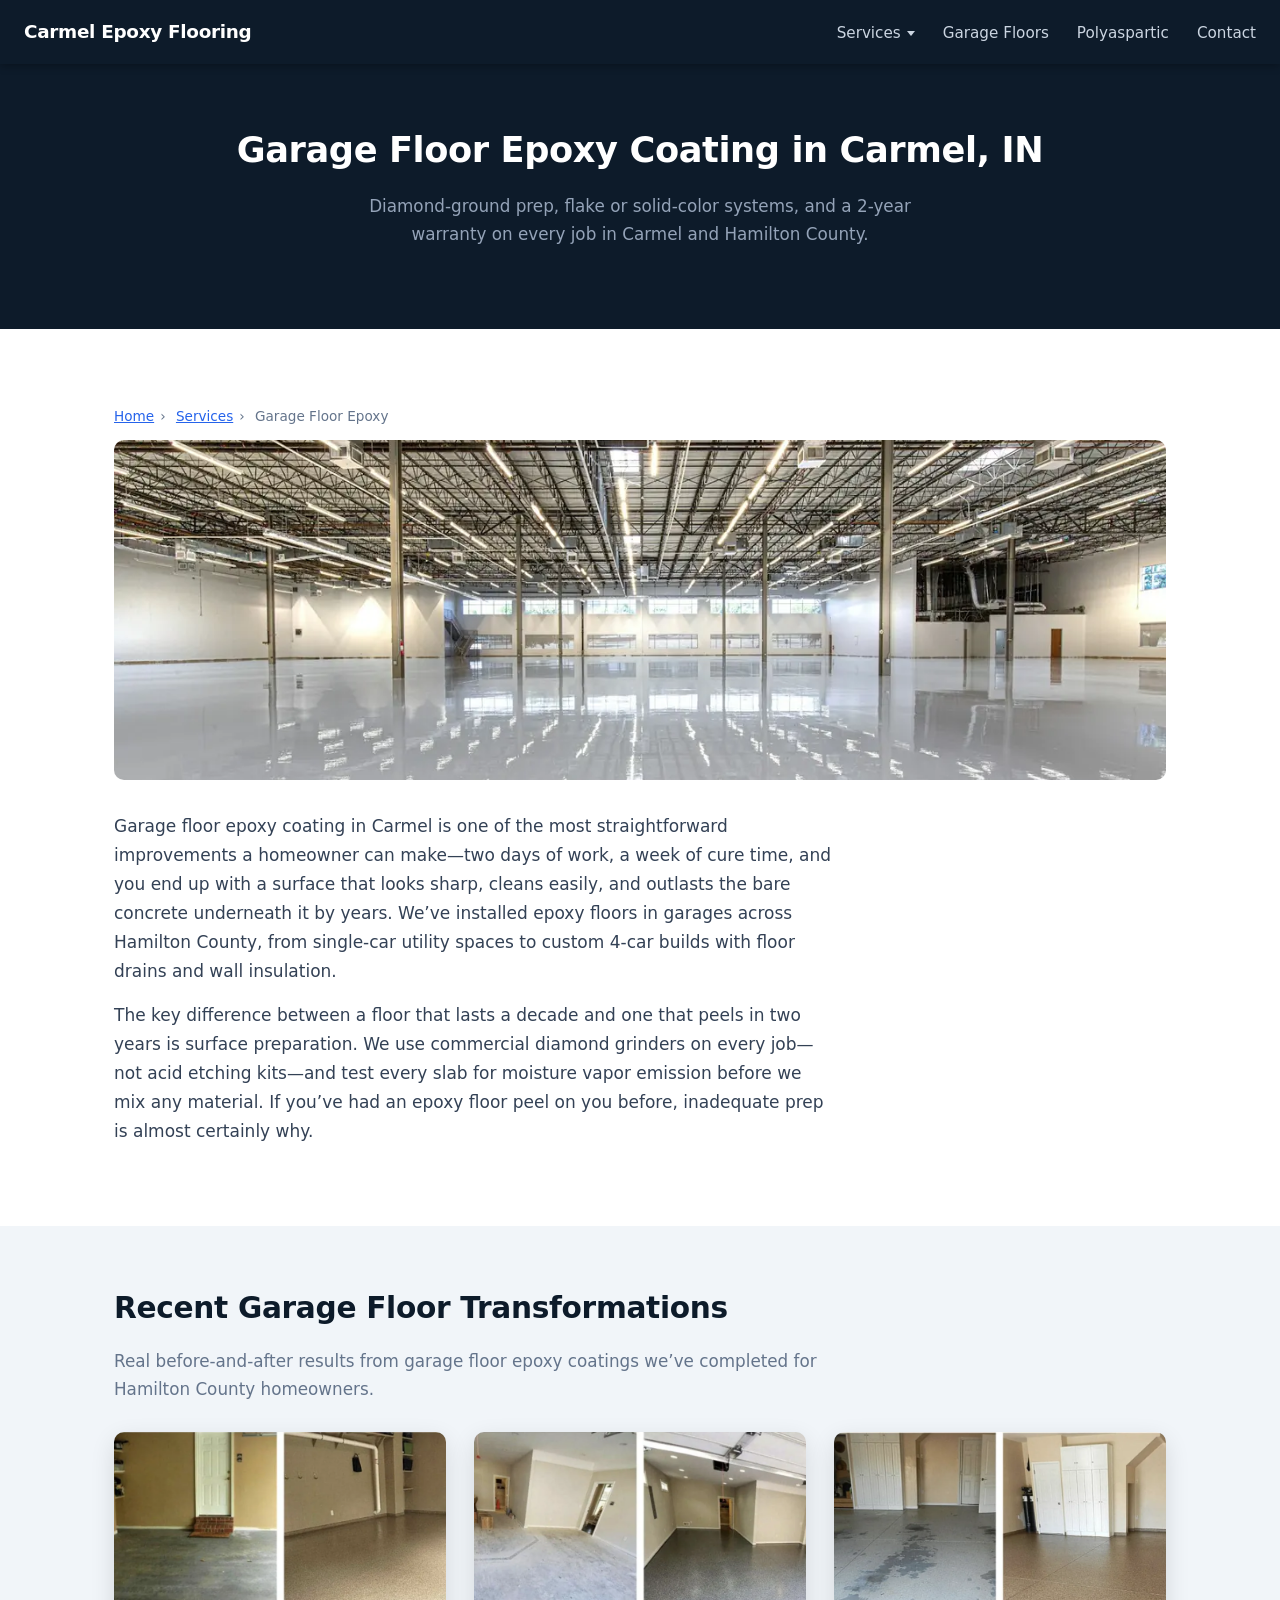
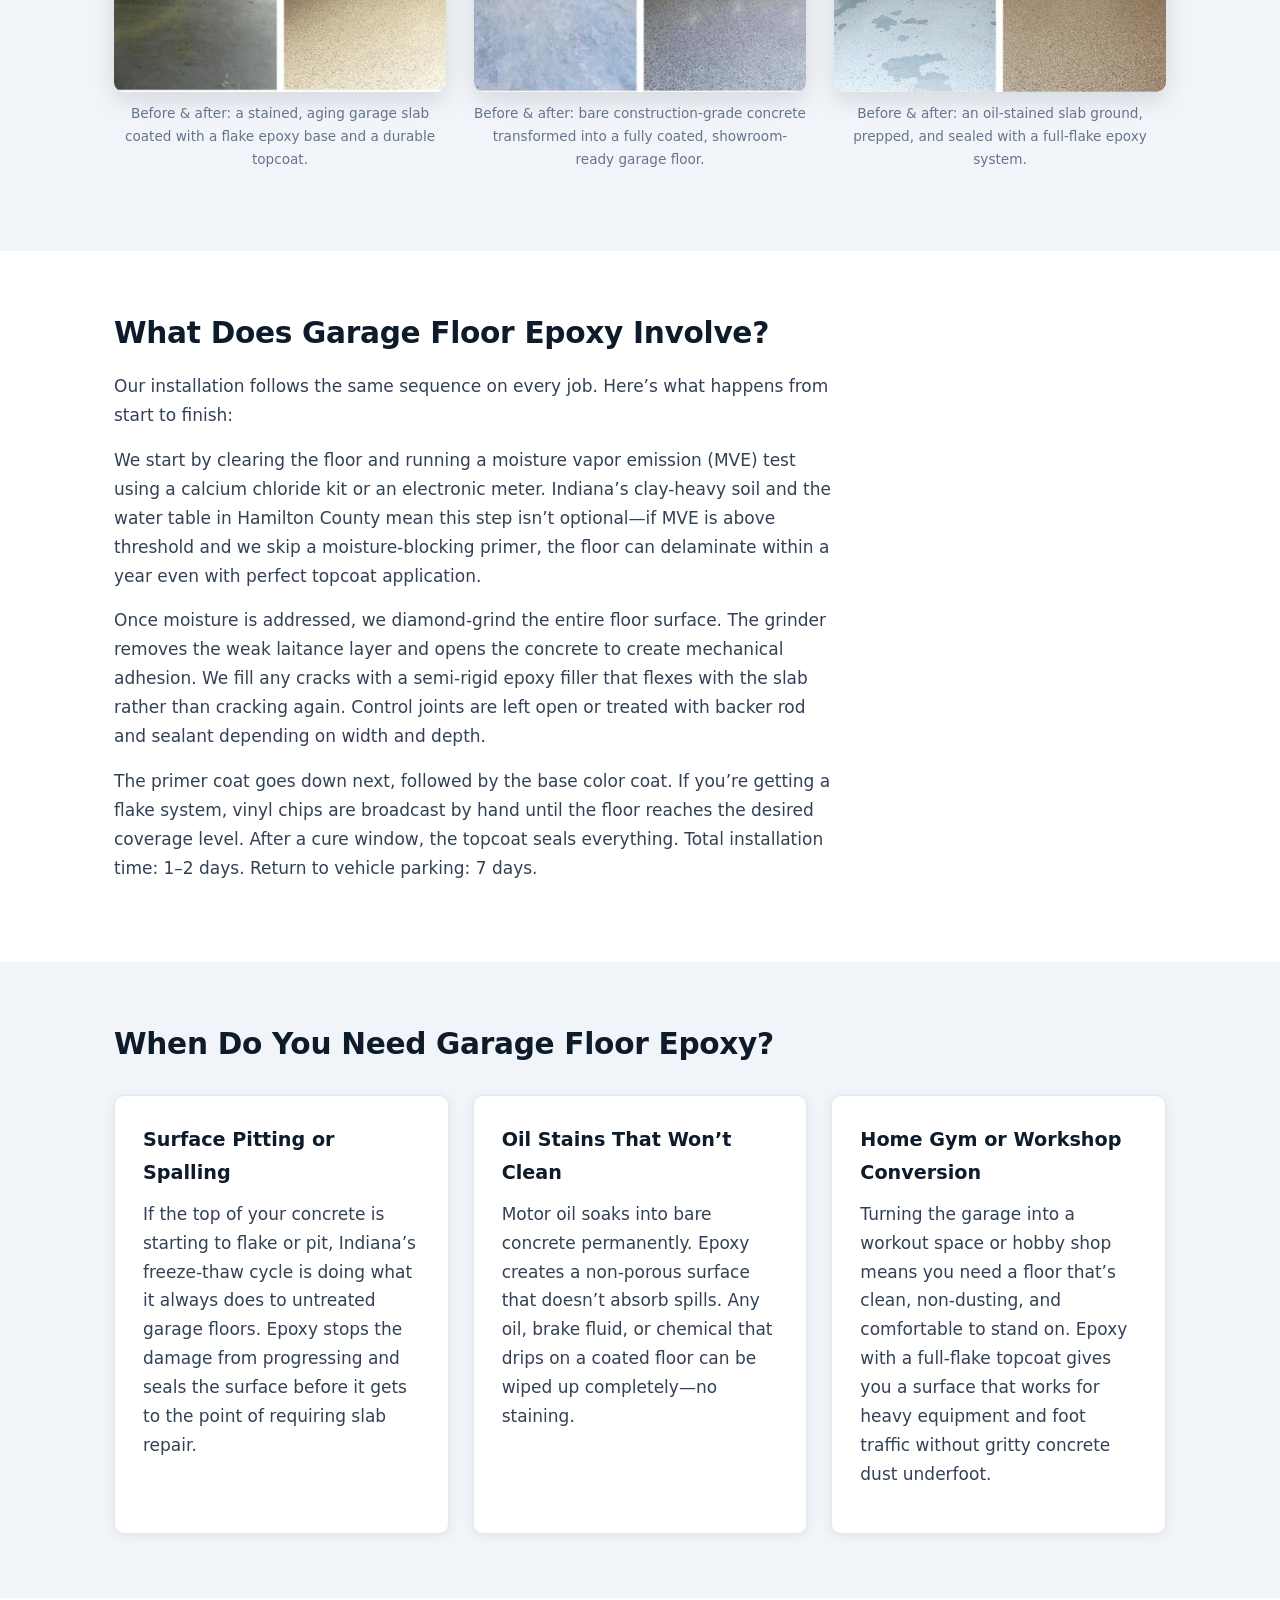
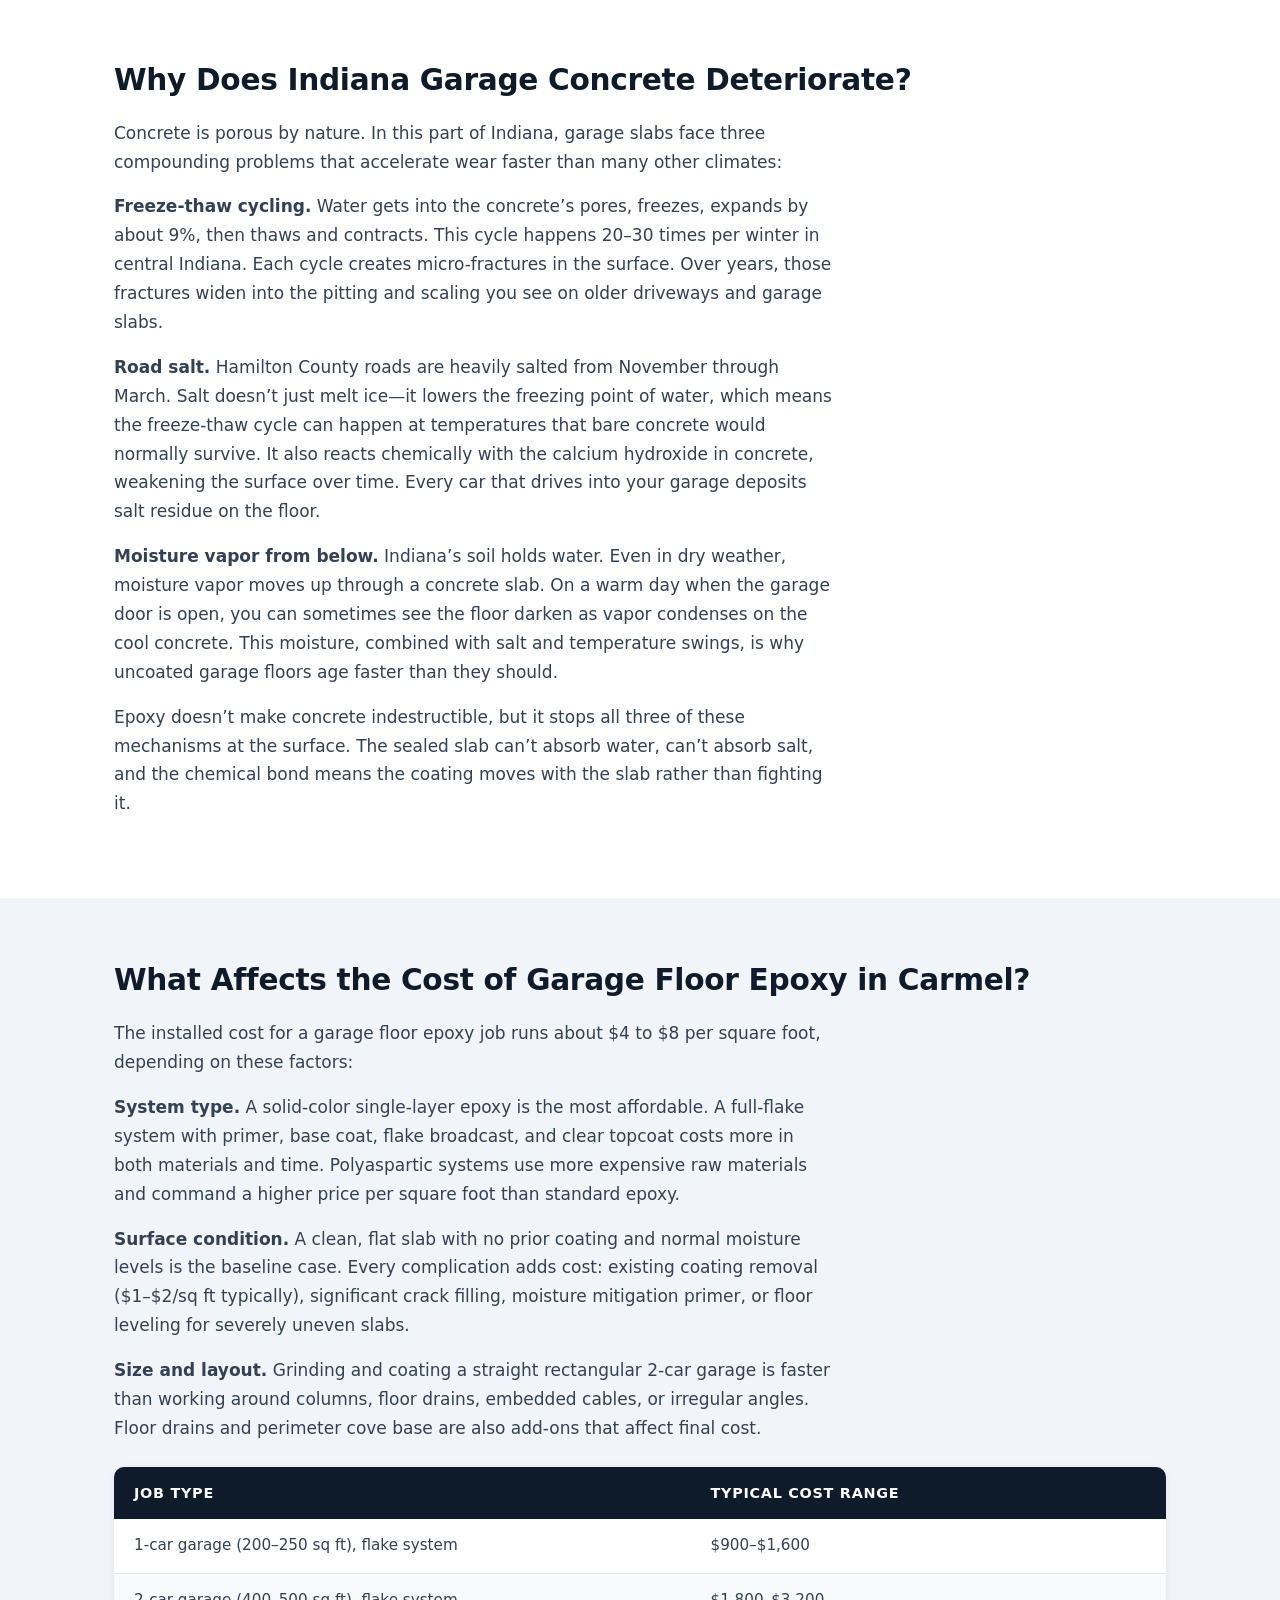
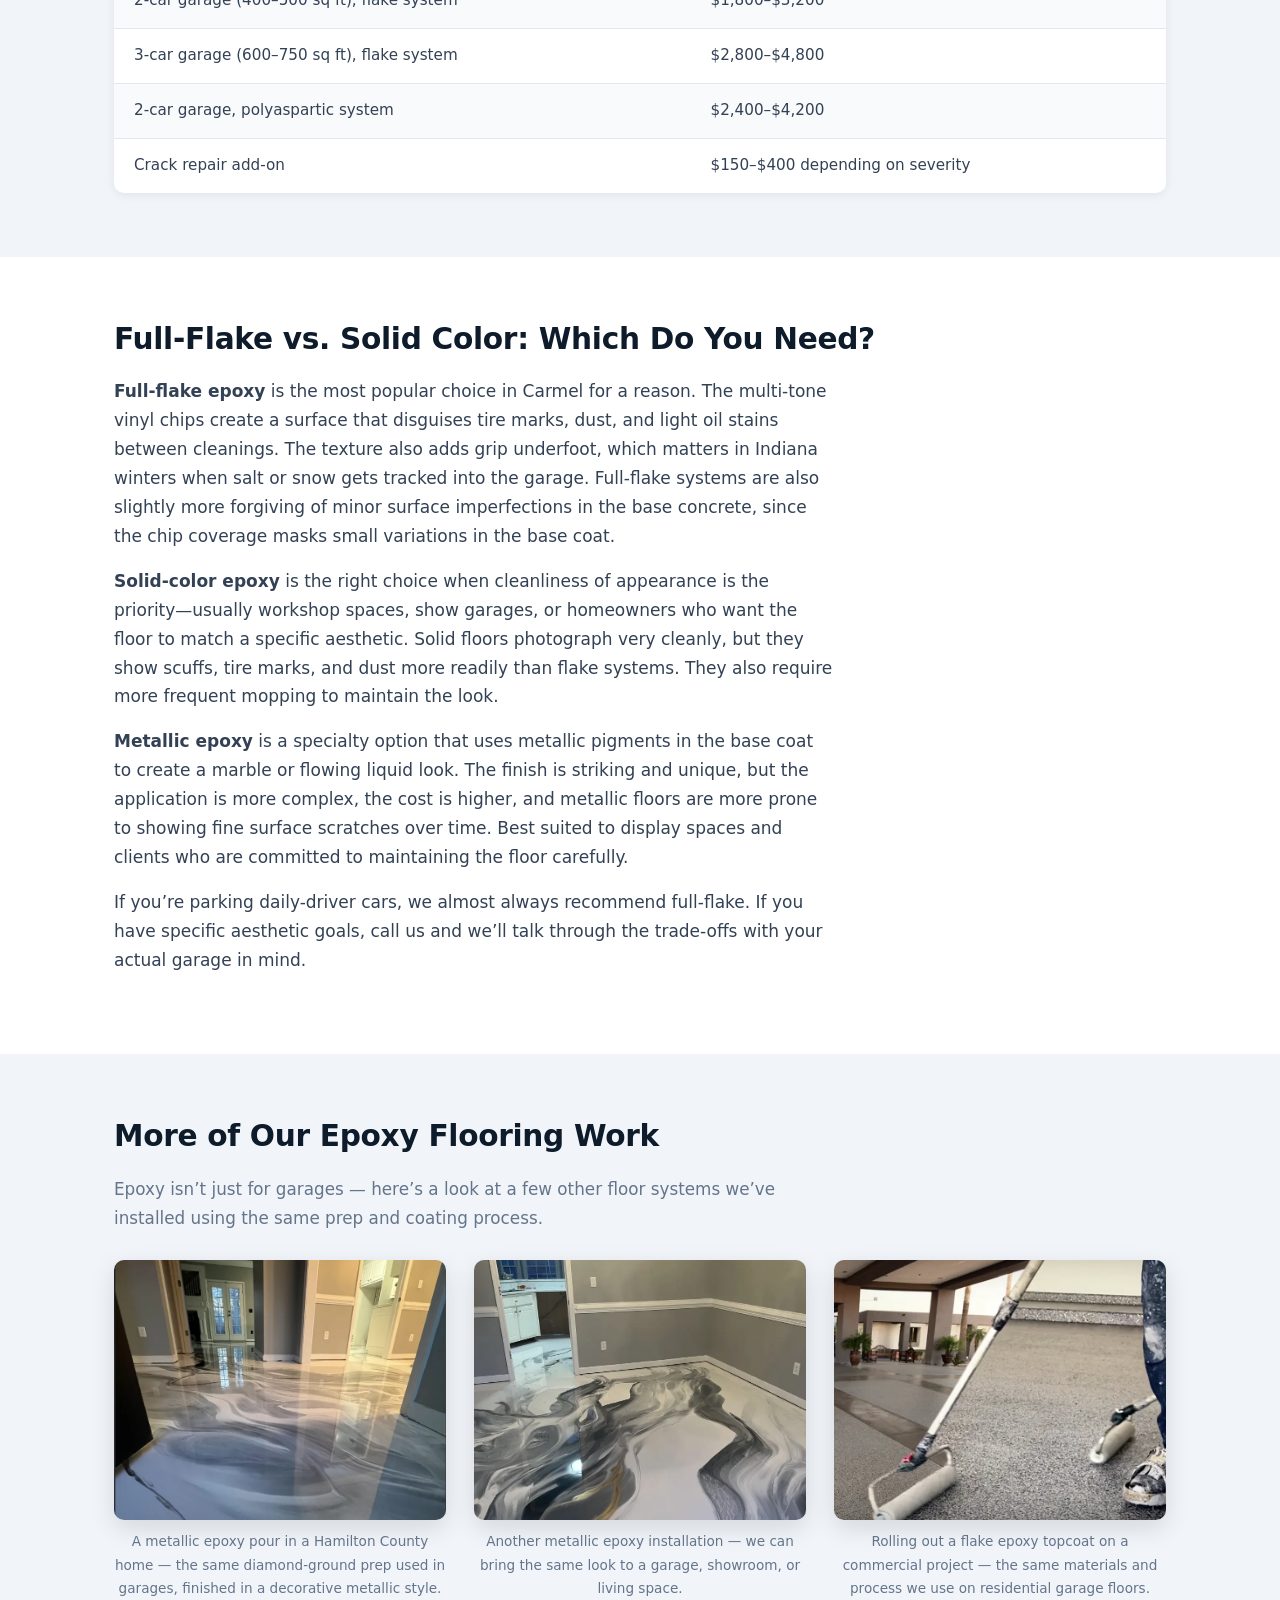
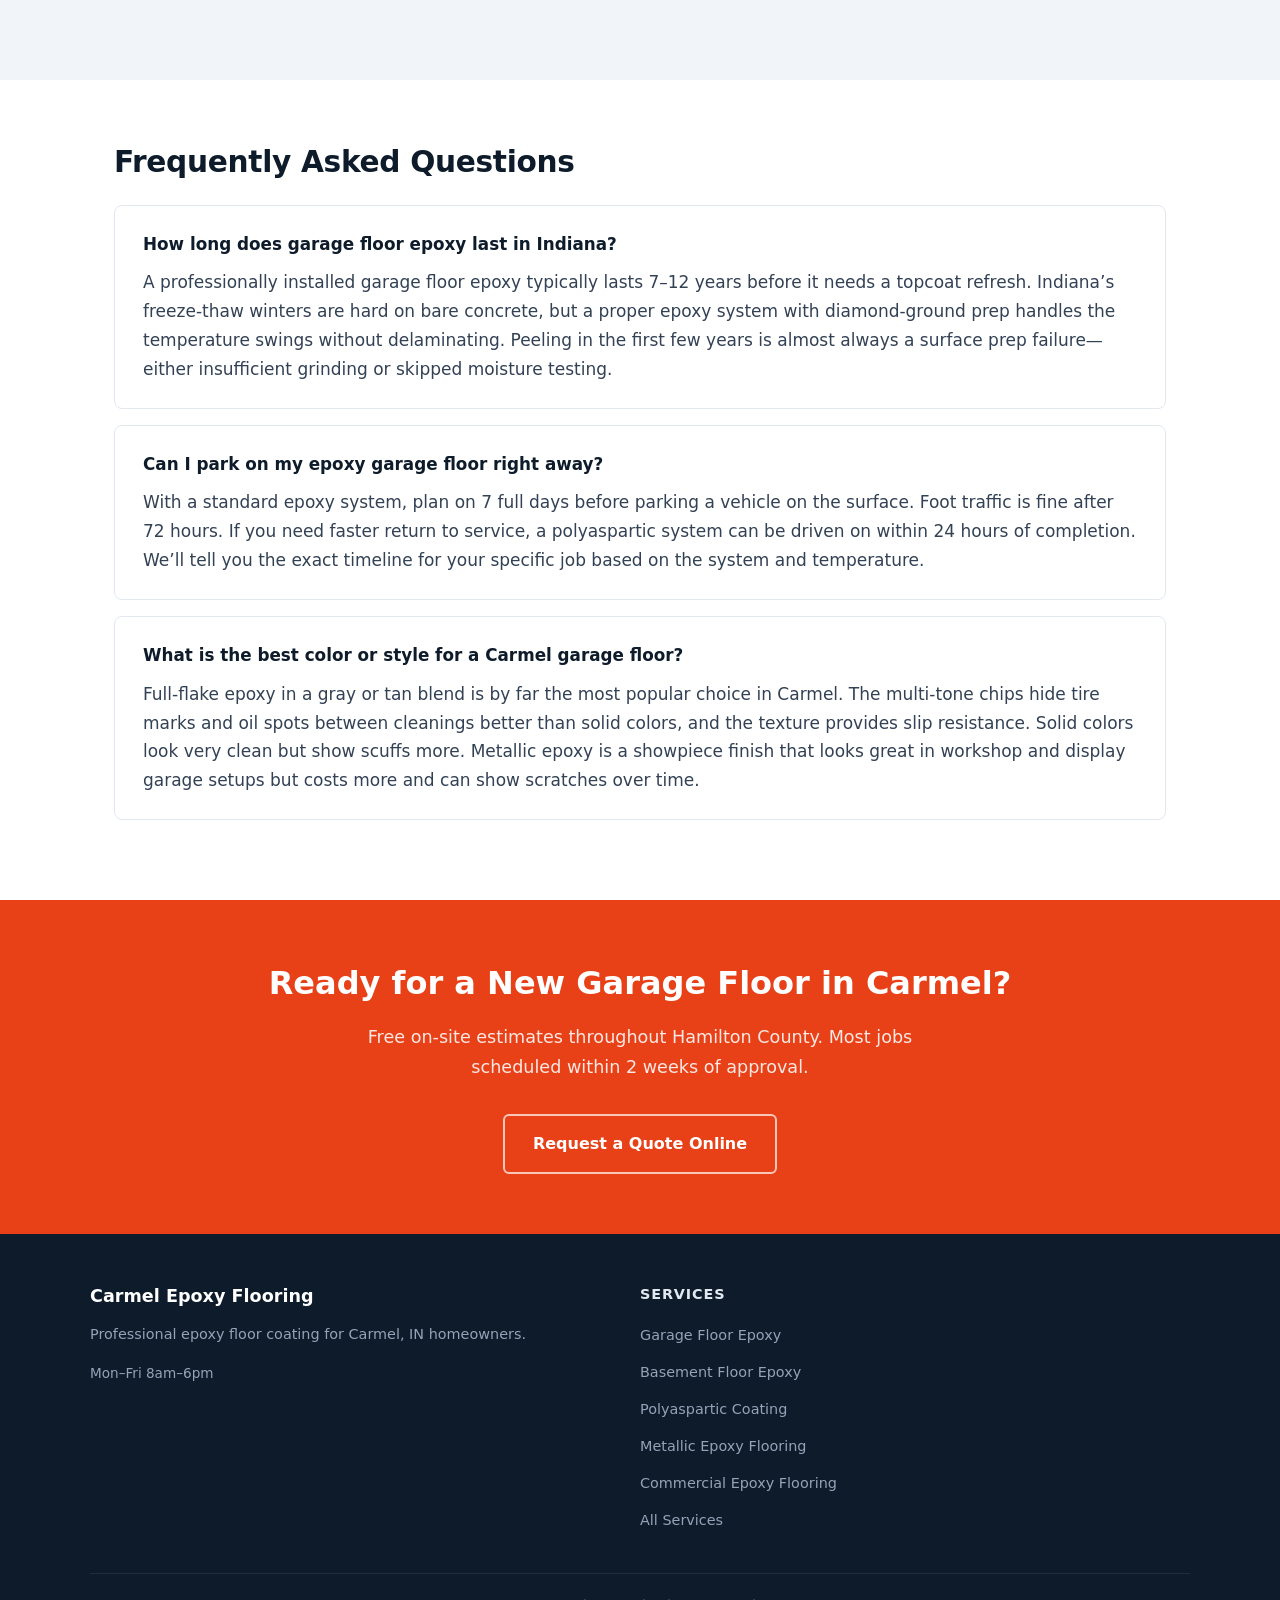
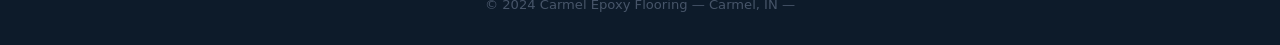
<file: garage-floor-epoxy-carmel.html>
<!DOCTYPE html>
<html lang="en">
<head>
<meta charset="UTF-8">
<meta name="viewport" content="width=device-width, initial-scale=1.0">
<title>Garage Floor Epoxy Coating in Carmel, IN</title>
    <link rel="canonical" href="https://www.carmelepoxyflooring.com/garage-floor-epoxy-carmel.html">
<meta name="description" content="Professional garage floor epoxy coating in Carmel, IN. Flake system, solid color, or metallic. 2-year warranty. Diamond-ground prep. Contact us.">
<link rel="stylesheet" href="styles.css">
<script type="application/ld+json">
{
"@context": "https://schema.org",
"@type": "LocalBusiness",
"name": "Carmel Epoxy Flooring",
"address": {
"@type": "PostalAddress",
"addressLocality": "Carmel",
"addressRegion": "IN",
"addressCountry": "US"
},
"areaServed": "Carmel, IN",
"description": "Garage floor epoxy coating in Carmel, IN",
"openingHours": "Mo-Fr 08:00-18:00"
}
</script>
<script type="application/ld+json">
{
"@context": "https://schema.org",
"@type": "FAQPage",
"mainEntity": [
{
"@type": "Question",
"name": "How long does garage floor epoxy last in Indiana?",
"acceptedAnswer": {
"@type": "Answer",
"text": "A professionally installed garage floor epoxy in Carmel typically lasts 7&ndash;12 years before it needs a topcoat refresh. Indiana&rsquo;s freeze-thaw winters are hard on bare concrete, but a proper epoxy system with diamond-ground prep handles the temperature swings without delaminating. Peeling in the first few years is almost always a surface prep failure&mdash;either insufficient grinding or skipped moisture testing."
}
},
{
"@type": "Question",
"name": "Can I park on my epoxy garage floor right away?",
"acceptedAnswer": {
"@type": "Answer",
"text": "With a standard epoxy system, plan on 7 full days before parking a vehicle on the surface. Foot traffic is fine after 72 hours. If you need faster return to service, a polyaspartic system can be driven on within 24 hours of completion. We&rsquo;ll tell you the exact timeline for your specific job based on the system and temperature."
}
},
{
"@type": "Question",
"name": "What is the best color or style for a Carmel garage floor?",
"acceptedAnswer": {
"@type": "Answer",
"text": "Full-flake epoxy in a gray or tan blend is by far the most popular choice in Carmel. The multi-tone chips hide tire marks and oil spots between cleanings better than solid colors, and the texture provides slip resistance. Solid colors look very clean but show scuffs more. Metallic epoxy is a showpiece finish that looks great in workshop and display garage setups but costs more and can show scratches over time."
}
}
]
}
</script>
</head>
<body>

<nav>
<a href="/" class="nav-logo">Carmel Epoxy Flooring</a>
<ul class="nav-links">
    <li class="has-dropdown">
      <a href="/services.html">Services</a>
      <div class="dropdown-menu">
        <ul class="dropdown-menu-list">
          <li><a href="/garage-floor-epoxy-carmel.html">Garage Floor Epoxy</a></li>
          <li><a href="/basement-floor-epoxy-carmel.html">Basement Floor Epoxy</a></li>
          <li><a href="/polyaspartic-floor-coating-carmel.html">Polyaspartic Coating</a></li>
          <li><a href="/metallic-epoxy-flooring-carmel.html">Metallic Epoxy Flooring</a></li>
          <li><a href="/commercial-epoxy-flooring-carmel.html">Commercial Epoxy Flooring</a></li>
        </ul>
      </div>
    </li>
    <li><a href="/garage-floor-epoxy-carmel.html">Garage Floors</a></li>
    <li><a href="/polyaspartic-floor-coating-carmel.html">Polyaspartic</a></li>
    <li><a href="/contact.html">Contact</a></li>
  </ul>

</nav>

<div class="page-hero">
<h1>Garage Floor Epoxy Coating in Carmel, IN</h1>
<p>Diamond-ground prep, flake or solid-color systems, and a 2-year warranty on every job in Carmel and Hamilton County.</p>

</div>

<section class="section section-white">
<div class="container">
<div class="breadcrumb">
<a href="/">Home</a><span>&rsaquo;</span> <a href="/services.html">Services</a><span>&rsaquo;</span> Garage Floor Epoxy
</div>
<img
src="images/garage-floor-epoxy-carmel.webp"
alt="garage floor epoxy coating in Carmel"
loading="eager"
width="1100"
height="440"
style="border-radius:10px; width:100%; height:340px; object-fit:cover; margin-bottom:32px;"
>
<p>Garage floor epoxy coating in Carmel is one of the most straightforward improvements a homeowner can make&mdash;two days of work, a week of cure time, and you end up with a surface that looks sharp, cleans easily, and outlasts the bare concrete underneath it by years. We&rsquo;ve installed epoxy floors in garages across Hamilton County, from single-car utility spaces to custom 4-car builds with floor drains and wall insulation.</p>
<p>The key difference between a floor that lasts a decade and one that peels in two years is surface preparation. We use commercial diamond grinders on every job&mdash;not acid etching kits&mdash;and test every slab for moisture vapor emission before we mix any material. If you&rsquo;ve had an epoxy floor peel on you before, inadequate prep is almost certainly why.</p>
</div>
</section>

<!-- Recent Work Gallery -->
<section class="section section-gray">
<div class="container">
<h2>Recent Garage Floor Transformations</h2>
<p class="section-intro">Real before-and-after results from garage floor epoxy coatings we&rsquo;ve completed for Hamilton County homeowners.</p>
<div class="gallery-grid">
<div class="gallery-item">
<img src="images/before-after-garage-floor-epoxy-carmel.webp" alt="before and after garage floor epoxy coating in Carmel" loading="lazy">
<p class="gallery-caption">Before &amp; after: a stained, aging garage slab coated with a flake epoxy base and a durable topcoat.</p>
</div>
<div class="gallery-item">
<img src="images/before-after-garage-concrete-epoxy-carmel.webp" alt="before and after garage concrete epoxy coating in Carmel" loading="lazy">
<p class="gallery-caption">Before &amp; after: bare construction-grade concrete transformed into a fully coated, showroom-ready garage floor.</p>
</div>
<div class="gallery-item">
<img src="images/garage-floor-epoxy-coating-carmel.webp" alt="garage floor epoxy coating in Carmel" loading="lazy">
<p class="gallery-caption">Before &amp; after: an oil-stained slab ground, prepped, and sealed with a full-flake epoxy system.</p>
</div>
</div>
</div>
</section>

<!-- What Does It Involve -->
<section class="section section-white">
<div class="container">
<h2>What Does Garage Floor Epoxy Involve?</h2>
<p>Our installation follows the same sequence on every job. Here&rsquo;s what happens from start to finish:</p>
<p>We start by clearing the floor and running a moisture vapor emission (MVE) test using a calcium chloride kit or an electronic meter. Indiana&rsquo;s clay-heavy soil and the water table in Hamilton County mean this step isn&rsquo;t optional&mdash;if MVE is above threshold and we skip a moisture-blocking primer, the floor can delaminate within a year even with perfect topcoat application.</p>
<p>Once moisture is addressed, we diamond-grind the entire floor surface. The grinder removes the weak laitance layer and opens the concrete to create mechanical adhesion. We fill any cracks with a semi-rigid epoxy filler that flexes with the slab rather than cracking again. Control joints are left open or treated with backer rod and sealant depending on width and depth.</p>
<p>The primer coat goes down next, followed by the base color coat. If you&rsquo;re getting a flake system, vinyl chips are broadcast by hand until the floor reaches the desired coverage level. After a cure window, the topcoat seals everything. Total installation time: 1&ndash;2 days. Return to vehicle parking: 7 days.</p>
</div>
</section>

<!-- When Do You Need It -->
<section class="section section-gray">
<div class="container">
<h2>When Do You Need Garage Floor Epoxy?</h2>
<div class="card-grid">
<div class="card">
<h3>Surface Pitting or Spalling</h3>
<p>If the top of your concrete is starting to flake or pit, Indiana&rsquo;s freeze-thaw cycle is doing what it always does to untreated garage floors. Epoxy stops the damage from progressing and seals the surface before it gets to the point of requiring slab repair.</p>
</div>
<div class="card">
<h3>Oil Stains That Won&rsquo;t Clean</h3>
<p>Motor oil soaks into bare concrete permanently. Epoxy creates a non-porous surface that doesn&rsquo;t absorb spills. Any oil, brake fluid, or chemical that drips on a coated floor can be wiped up completely&mdash;no staining.</p>
</div>
<div class="card">
<h3>Home Gym or Workshop Conversion</h3>
<p>Turning the garage into a workout space or hobby shop means you need a floor that&rsquo;s clean, non-dusting, and comfortable to stand on. Epoxy with a full-flake topcoat gives you a surface that works for heavy equipment and foot traffic without gritty concrete dust underfoot.</p>
</div>
</div>
</div>
</section>

<!-- Why Does Concrete Fail -->
<section class="section section-white">
<div class="container">
<h2>Why Does Indiana Garage Concrete Deteriorate?</h2>
<p>Concrete is porous by nature. In this part of Indiana, garage slabs face three compounding problems that accelerate wear faster than many other climates:</p>
<p><strong>Freeze-thaw cycling.</strong> Water gets into the concrete&rsquo;s pores, freezes, expands by about 9%, then thaws and contracts. This cycle happens 20&ndash;30 times per winter in central Indiana. Each cycle creates micro-fractures in the surface. Over years, those fractures widen into the pitting and scaling you see on older driveways and garage slabs.</p>
<p><strong>Road salt.</strong> Hamilton County roads are heavily salted from November through March. Salt doesn&rsquo;t just melt ice&mdash;it lowers the freezing point of water, which means the freeze-thaw cycle can happen at temperatures that bare concrete would normally survive. It also reacts chemically with the calcium hydroxide in concrete, weakening the surface over time. Every car that drives into your garage deposits salt residue on the floor.</p>
<p><strong>Moisture vapor from below.</strong> Indiana&rsquo;s soil holds water. Even in dry weather, moisture vapor moves up through a concrete slab. On a warm day when the garage door is open, you can sometimes see the floor darken as vapor condenses on the cool concrete. This moisture, combined with salt and temperature swings, is why uncoated garage floors age faster than they should.</p>
<p>Epoxy doesn&rsquo;t make concrete indestructible, but it stops all three of these mechanisms at the surface. The sealed slab can&rsquo;t absorb water, can&rsquo;t absorb salt, and the chemical bond means the coating moves with the slab rather than fighting it.</p>
</div>
</section>

<!-- Cost Factors -->
<section class="section section-gray">
<div class="container">
<h2>What Affects the Cost of Garage Floor Epoxy in Carmel?</h2>
<p>The installed cost for a garage floor epoxy job runs about $4 to $8 per square foot, depending on these factors:</p>
<p><strong>System type.</strong> A solid-color single-layer epoxy is the most affordable. A full-flake system with primer, base coat, flake broadcast, and clear topcoat costs more in both materials and time. Polyaspartic systems use more expensive raw materials and command a higher price per square foot than standard epoxy.</p>
<p><strong>Surface condition.</strong> A clean, flat slab with no prior coating and normal moisture levels is the baseline case. Every complication adds cost: existing coating removal ($1&ndash;$2/sq ft typically), significant crack filling, moisture mitigation primer, or floor leveling for severely uneven slabs.</p>
<p><strong>Size and layout.</strong> Grinding and coating a straight rectangular 2-car garage is faster than working around columns, floor drains, embedded cables, or irregular angles. Floor drains and perimeter cove base are also add-ons that affect final cost.</p>
<table class="price-table" style="margin-top:24px;">
<thead><tr><th>Job Type</th><th>Typical Cost Range</th></tr></thead>
<tbody>
<tr><td>1-car garage (200&ndash;250 sq ft), flake system</td><td>$900&ndash;$1,600</td></tr>
<tr><td>2-car garage (400&ndash;500 sq ft), flake system</td><td>$1,800&ndash;$3,200</td></tr>
<tr><td>3-car garage (600&ndash;750 sq ft), flake system</td><td>$2,800&ndash;$4,800</td></tr>
<tr><td>2-car garage, polyaspartic system</td><td>$2,400&ndash;$4,200</td></tr>
<tr><td>Crack repair add-on</td><td>$150&ndash;$400 depending on severity</td></tr>
</tbody>
</table>
</div>
</section>

<!-- Flake vs Solid Color -->
<section class="section section-white">
<div class="container">
<h2>Full-Flake vs. Solid Color: Which Do You Need?</h2>
<p><strong>Full-flake epoxy</strong> is the most popular choice in Carmel for a reason. The multi-tone vinyl chips create a surface that disguises tire marks, dust, and light oil stains between cleanings. The texture also adds grip underfoot, which matters in Indiana winters when salt or snow gets tracked into the garage. Full-flake systems are also slightly more forgiving of minor surface imperfections in the base concrete, since the chip coverage masks small variations in the base coat.</p>
<p><strong>Solid-color epoxy</strong> is the right choice when cleanliness of appearance is the priority&mdash;usually workshop spaces, show garages, or homeowners who want the floor to match a specific aesthetic. Solid floors photograph very cleanly, but they show scuffs, tire marks, and dust more readily than flake systems. They also require more frequent mopping to maintain the look.</p>
<p><strong>Metallic epoxy</strong> is a specialty option that uses metallic pigments in the base coat to create a marble or flowing liquid look. The finish is striking and unique, but the application is more complex, the cost is higher, and metallic floors are more prone to showing fine surface scratches over time. Best suited to display spaces and clients who are committed to maintaining the floor carefully.</p>
<p>If you&rsquo;re parking daily-driver cars, we almost always recommend full-flake. If you have specific aesthetic goals, call us and we&rsquo;ll talk through the trade-offs with your actual garage in mind.</p>
</div>
</section>

<!-- More of Our Work Gallery -->
<section class="section section-gray">
<div class="container">
<h2>More of Our Epoxy Flooring Work</h2>
<p class="section-intro">Epoxy isn&rsquo;t just for garages &mdash; here&rsquo;s a look at a few other floor systems we&rsquo;ve installed using the same prep and coating process.</p>
<div class="gallery-grid">
<div class="gallery-item">
<img src="images/metallic-epoxy-flooring-carmel.webp" alt="metallic epoxy floor finish in Carmel" loading="lazy">
<p class="gallery-caption">A metallic epoxy pour in a Hamilton County home &mdash; the same diamond-ground prep used in garages, finished in a decorative metallic style.</p>
</div>
<div class="gallery-item">
<img src="images/metallic-epoxy-floor-basement-carmel.webp" alt="metallic epoxy flooring installation in Carmel" loading="lazy">
<p class="gallery-caption">Another metallic epoxy installation &mdash; we can bring the same look to a garage, showroom, or living space.</p>
</div>
<div class="gallery-item">
<img src="images/commercial-epoxy-flake-flooring-carmel.webp" alt="commercial epoxy flake flooring in Carmel" loading="lazy">
<p class="gallery-caption">Rolling out a flake epoxy topcoat on a commercial project &mdash; the same materials and process we use on residential garage floors.</p>
</div>
</div>
</div>
</section>

<!-- FAQ -->
<section class="section section-white">
<div class="container">
<h2>Frequently Asked Questions</h2>
<ul class="faq-list">
<li class="faq-item">
<h3>How long does garage floor epoxy last in Indiana?</h3>
<p>A professionally installed garage floor epoxy typically lasts 7&ndash;12 years before it needs a topcoat refresh. Indiana&rsquo;s freeze-thaw winters are hard on bare concrete, but a proper epoxy system with diamond-ground prep handles the temperature swings without delaminating. Peeling in the first few years is almost always a surface prep failure&mdash;either insufficient grinding or skipped moisture testing.</p>
</li>
<li class="faq-item">
<h3>Can I park on my epoxy garage floor right away?</h3>
<p>With a standard epoxy system, plan on 7 full days before parking a vehicle on the surface. Foot traffic is fine after 72 hours. If you need faster return to service, a polyaspartic system can be driven on within 24 hours of completion. We&rsquo;ll tell you the exact timeline for your specific job based on the system and temperature.</p>
</li>
<li class="faq-item">
<h3>What is the best color or style for a Carmel garage floor?</h3>
<p>Full-flake epoxy in a gray or tan blend is by far the most popular choice in Carmel. The multi-tone chips hide tire marks and oil spots between cleanings better than solid colors, and the texture provides slip resistance. Solid colors look very clean but show scuffs more. Metallic epoxy is a showpiece finish that looks great in workshop and display garage setups but costs more and can show scratches over time.</p>
</li>
</ul>
</div>
</section>

<section class="cta-section">
<h2>Ready for a New Garage Floor in Carmel?</h2>
<p>Free on-site estimates throughout Hamilton County. Most jobs scheduled within 2 weeks of approval.</p>

<a href="/contact.html" class="btn-outline-white">Request a Quote Online</a>
</section>

<footer>
<div class="footer-grid">
<div class="footer-brand">
<h3>Carmel Epoxy Flooring</h3>
<p>Professional epoxy floor coating for Carmel, IN homeowners.</p>
<div class="footer-phone">

<span style="font-size:0.85rem;">Mon&ndash;Fri 8am&ndash;6pm</span>
</div>
</div>
<div class="footer-col">
<h4>Services</h4>
<ul>
        <li><a href="/garage-floor-epoxy-carmel.html">Garage Floor Epoxy</a></li>
        <li><a href="/basement-floor-epoxy-carmel.html">Basement Floor Epoxy</a></li>
        <li><a href="/polyaspartic-floor-coating-carmel.html">Polyaspartic Coating</a></li>
        <li><a href="/metallic-epoxy-flooring-carmel.html">Metallic Epoxy Flooring</a></li>
        <li><a href="/commercial-epoxy-flooring-carmel.html">Commercial Epoxy Flooring</a></li>
        <li><a href="/services.html">All Services</a></li>
      </ul>
</div>
</div>
<div class="footer-bottom">
<p>&copy; 2024 Carmel Epoxy Flooring &mdash; Carmel, IN &mdash; </p>
</div>
</footer>

</body>
</html>
</file>
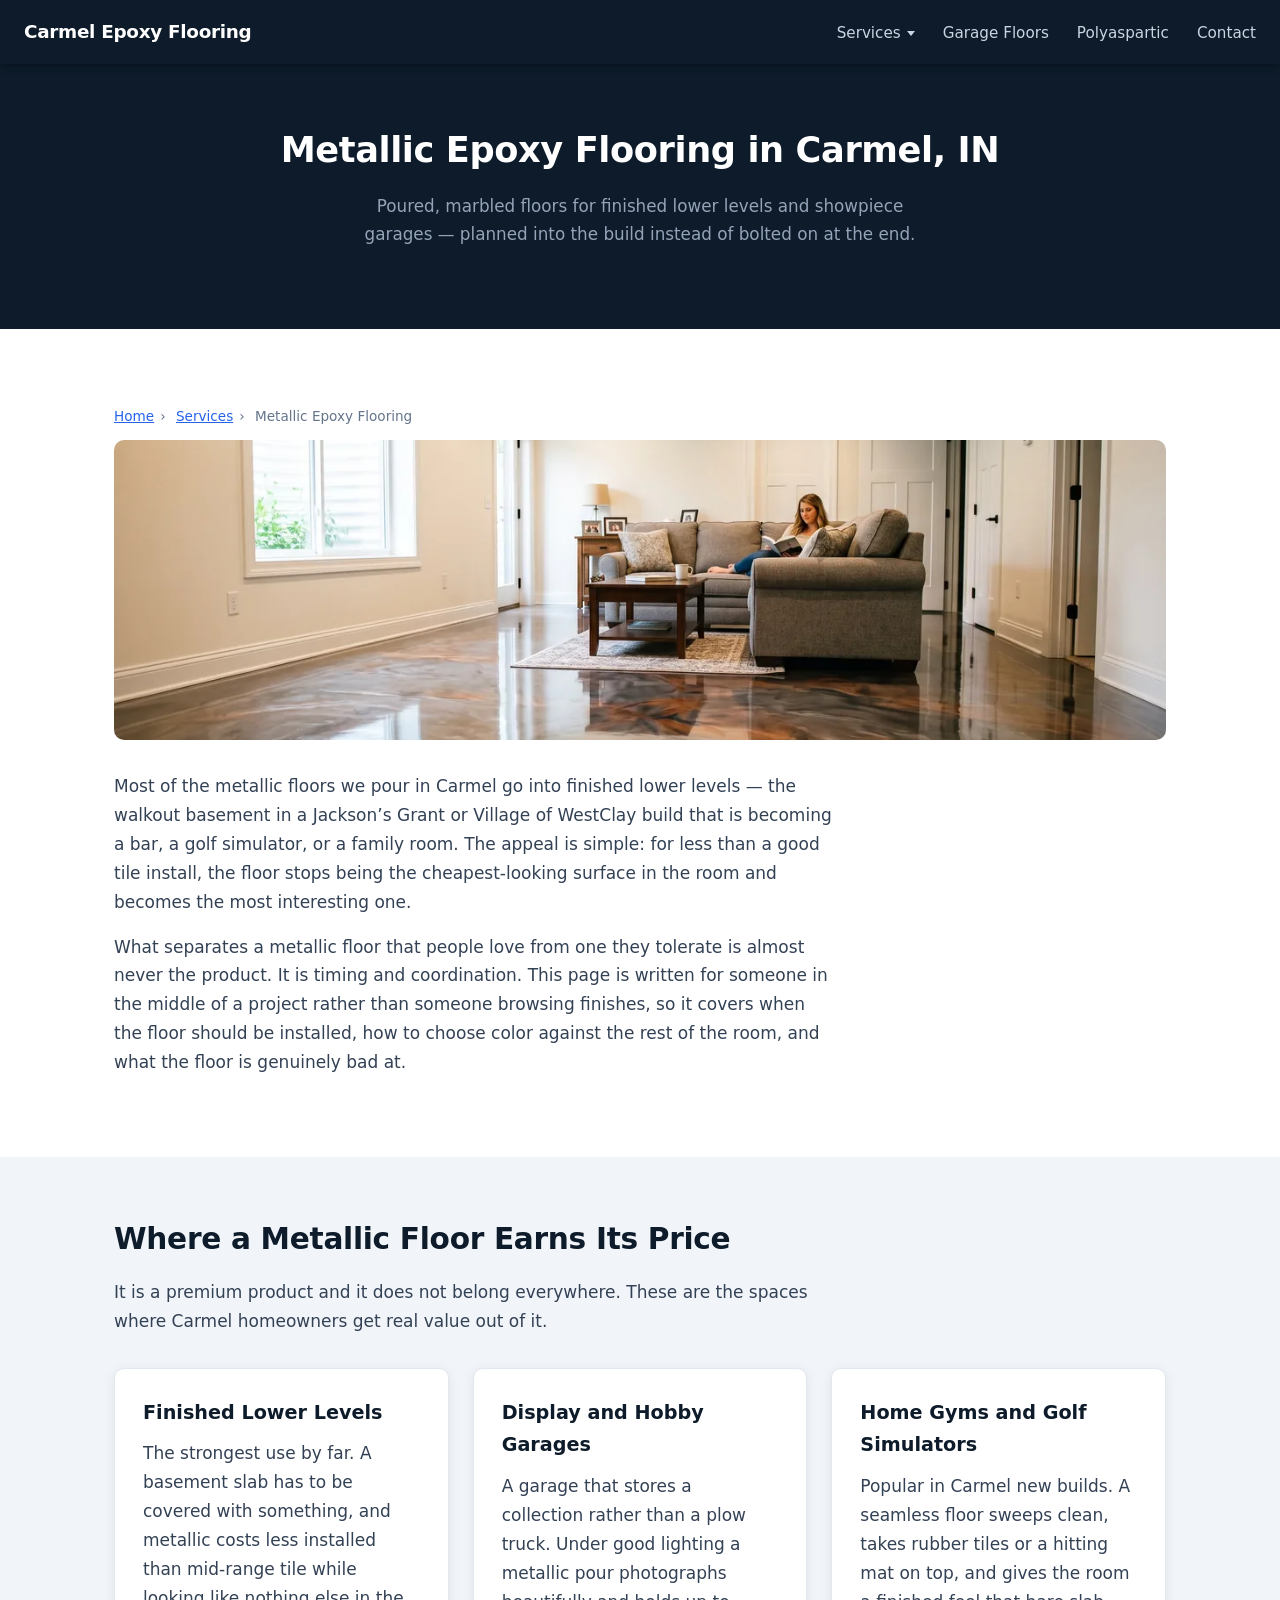
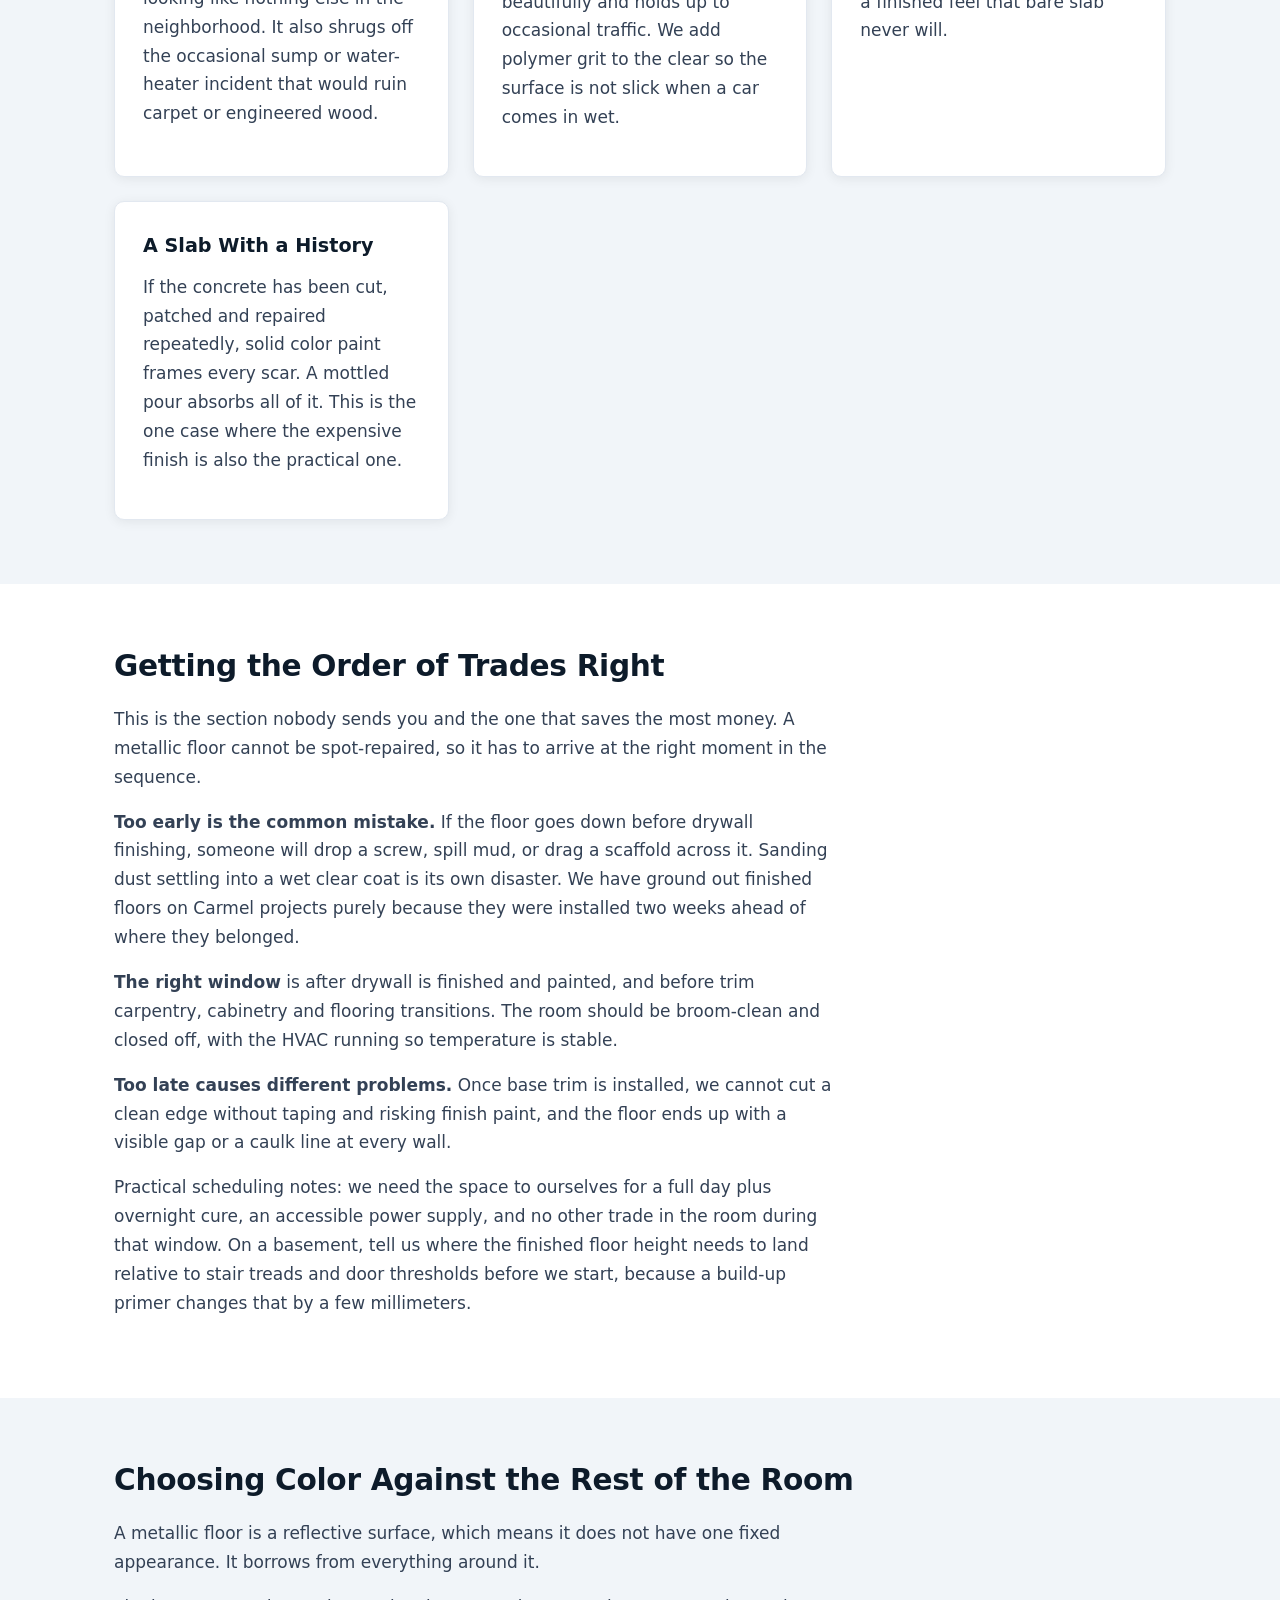
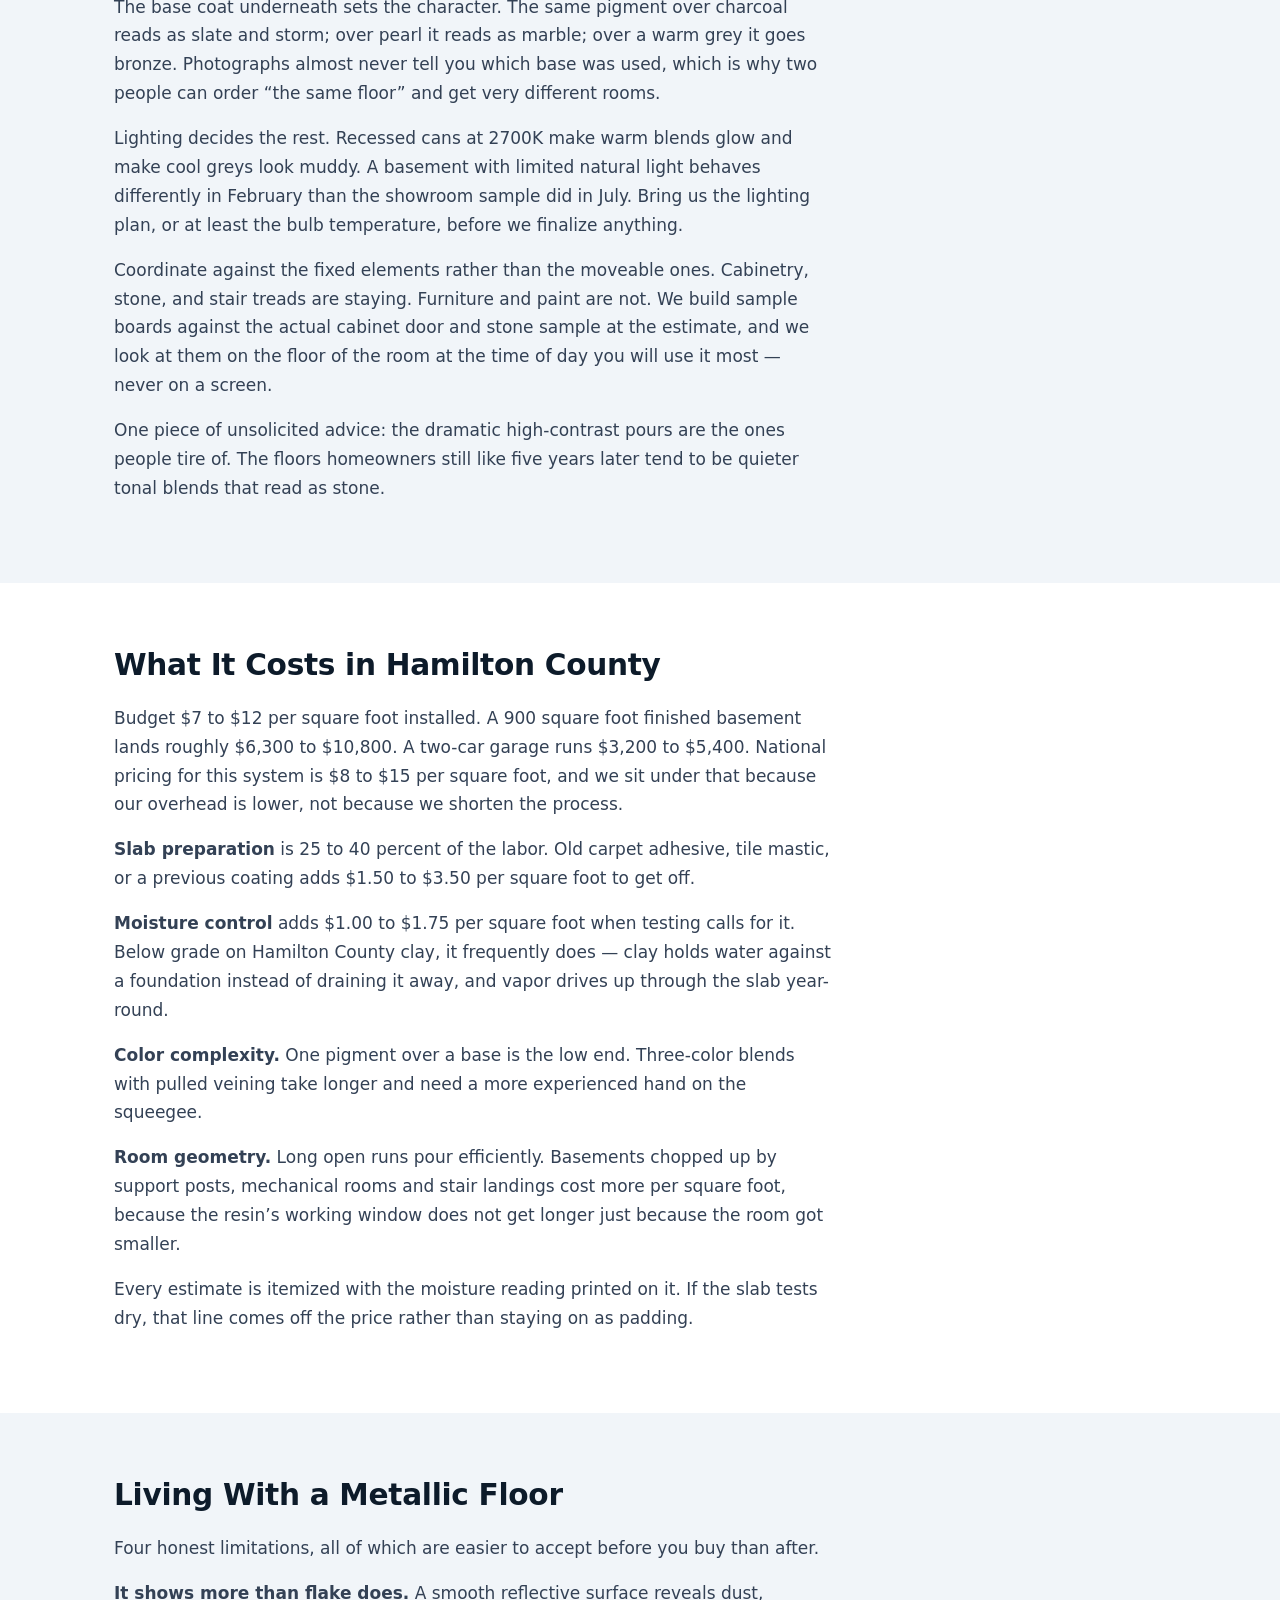
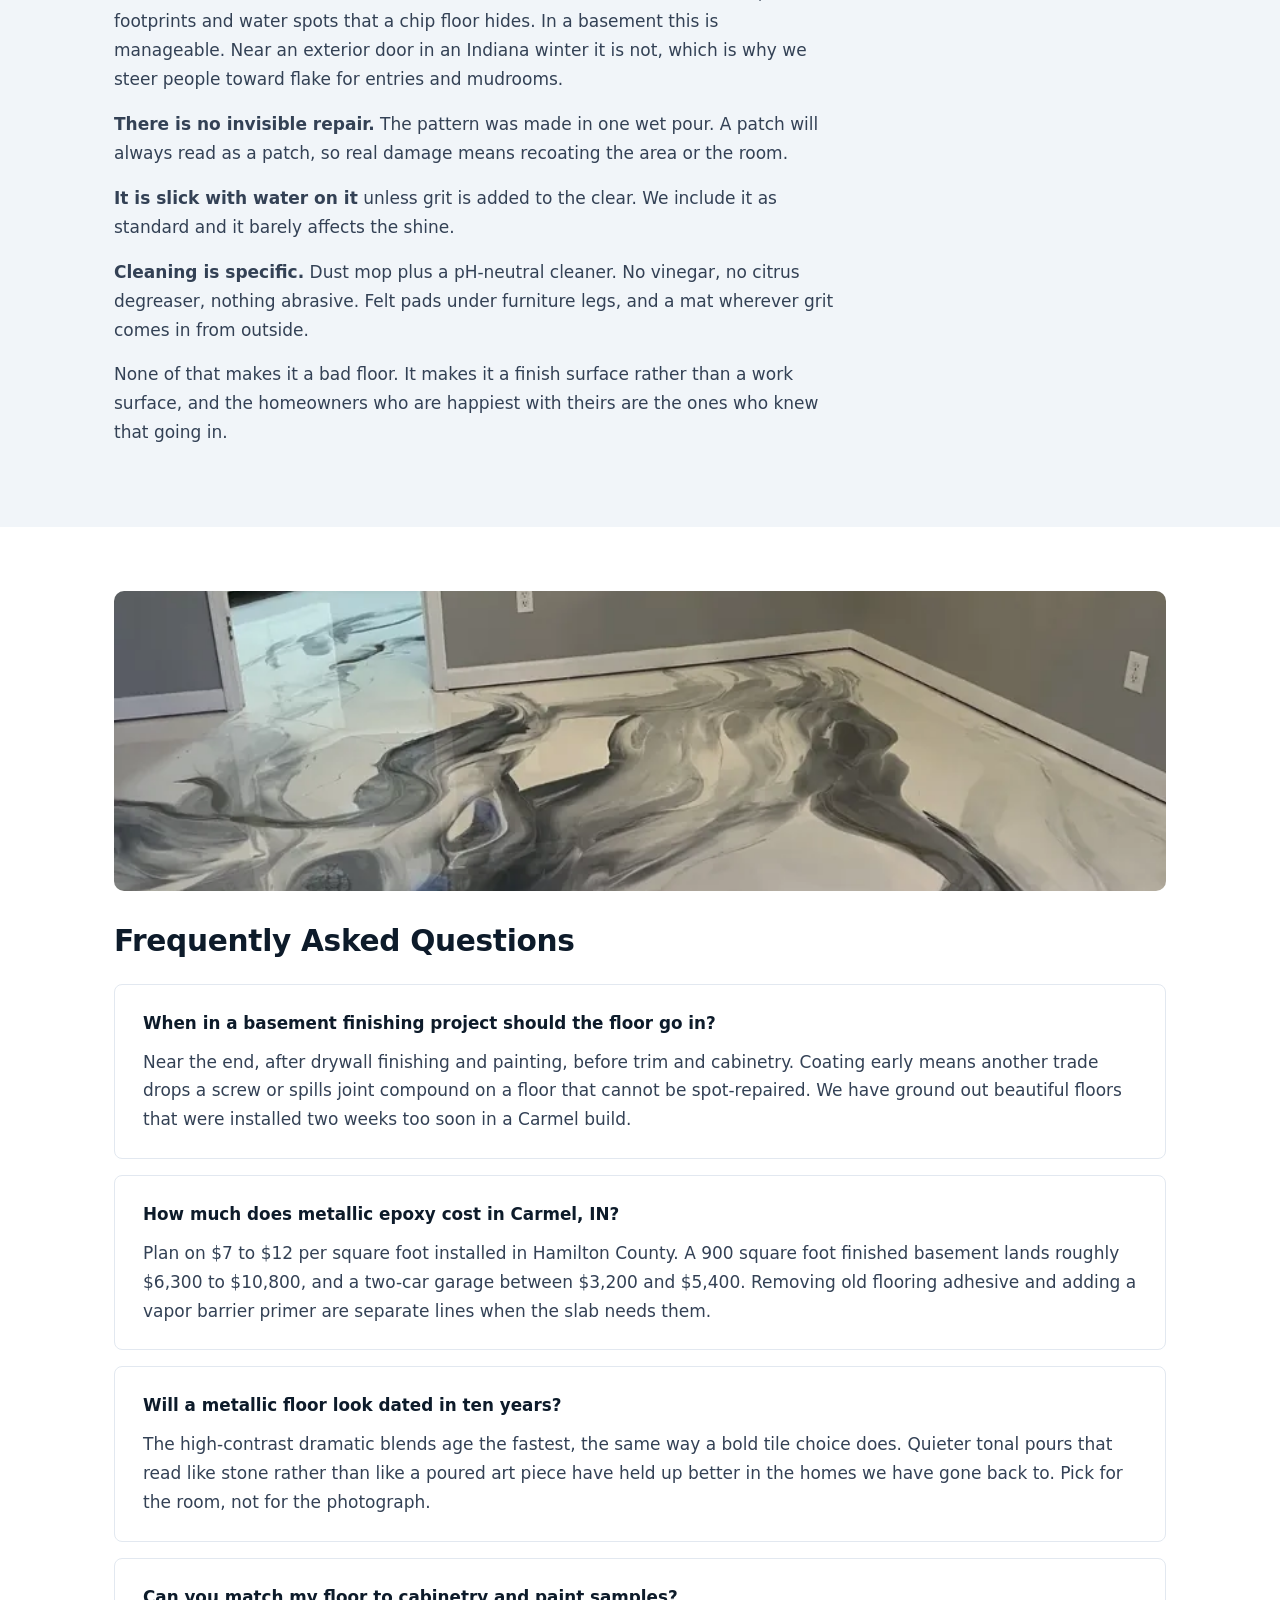
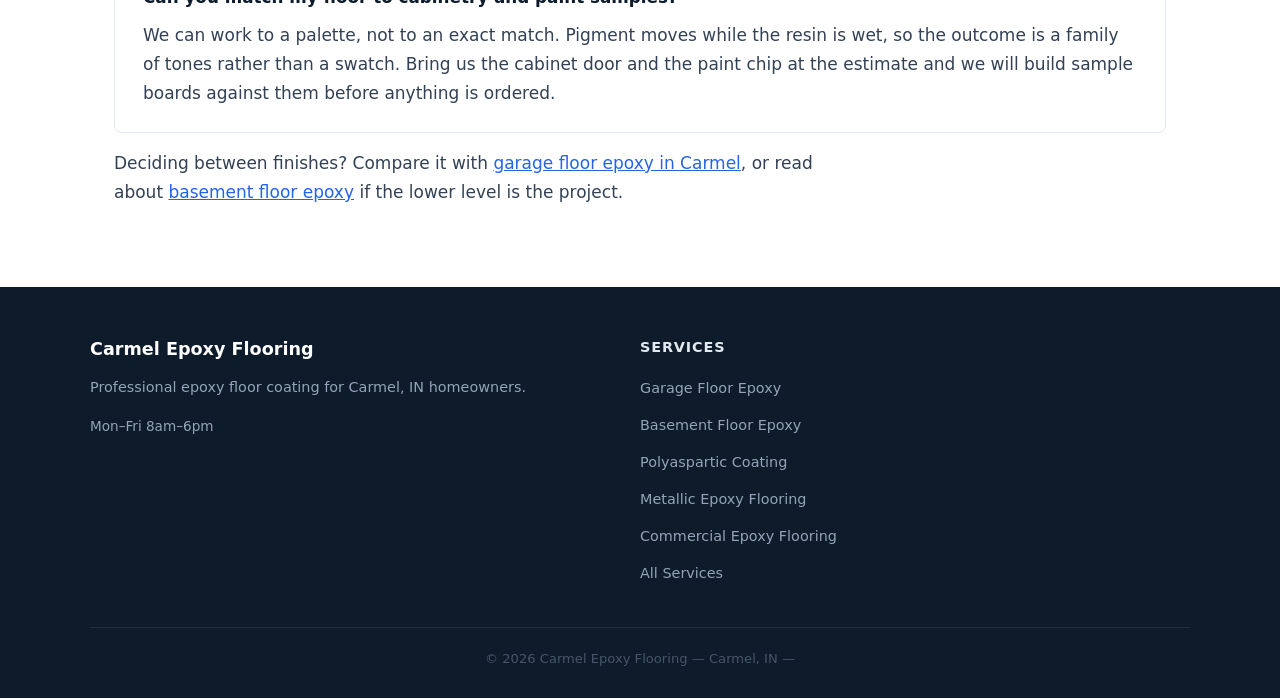
<file: metallic-epoxy-flooring-carmel.html>
<!DOCTYPE html>
<html lang="en">
<head>
  <meta charset="UTF-8">
  <meta name="viewport" content="width=device-width, initial-scale=1.0">
  <title>Metallic Epoxy Flooring in Carmel, IN</title>
    <link rel="canonical" href="https://www.carmelepoxyflooring.com/metallic-epoxy-flooring-carmel.html">
  <meta name="description" content="Metallic epoxy flooring in Carmel, IN. Poured marble-look floors for finished basements and showpiece garages. Hamilton County. Contact us.">
  <link rel="stylesheet" href="styles.css">
  <script type="application/ld+json">
  {
    "@context": "https://schema.org",
    "@type": "LocalBusiness",
    "name": "Carmel Epoxy Flooring",
    "address": {
      "@type": "PostalAddress",
      "addressLocality": "Carmel",
      "addressRegion": "IN",
      "addressCountry": "US"
    },
    "areaServed": "Carmel, IN",
    "description": "Metallic epoxy flooring in Carmel, IN",
    "openingHours": "Mo-Fr 08:00-18:00"
  }
  </script>
  <script type="application/ld+json">
  {
    "@context": "https://schema.org",
    "@type": "FAQPage",
    "mainEntity": [
      {
        "@type": "Question",
        "name": "When in a basement finishing project should the floor go in?",
        "acceptedAnswer": { "@type": "Answer", "text": "Near the end, after drywall finishing and painting, before trim and cabinetry. Coating early means another trade drops a screw or spills joint compound on a floor that cannot be spot-repaired. We have ground out beautiful floors that were installed two weeks too soon in a Carmel build." }
      },
      {
        "@type": "Question",
        "name": "How much does metallic epoxy cost in Carmel, IN?",
        "acceptedAnswer": { "@type": "Answer", "text": "Plan on $7 to $12 per square foot installed in Hamilton County. A 900 square foot finished basement lands roughly $6,300 to $10,800, and a two-car garage between $3,200 and $5,400. Removing old flooring adhesive and adding a vapor barrier primer are separate lines when the slab needs them." }
      },
      {
        "@type": "Question",
        "name": "Will a metallic floor look dated in ten years?",
        "acceptedAnswer": { "@type": "Answer", "text": "The high-contrast dramatic blends age the fastest, the same way a bold tile choice does. Quieter tonal pours that read like stone rather than like a poured art piece have held up better in the homes we have gone back to. Pick for the room, not for the photograph." }
      },
      {
        "@type": "Question",
        "name": "Can you match my floor to cabinetry and paint samples?",
        "acceptedAnswer": { "@type": "Answer", "text": "We can work to a palette, not to an exact match. Pigment moves while the resin is wet, so the outcome is a family of tones rather than a swatch. Bring us the cabinet door and the paint chip at the estimate and we will build sample boards against them before anything is ordered." }
      }
    ]
  }
  </script>
</head>
<body>

<nav>
  <a href="/" class="nav-logo">Carmel Epoxy Flooring</a>
  <ul class="nav-links">
    <li class="has-dropdown">
      <a href="/services.html">Services</a>
      <div class="dropdown-menu">
        <ul class="dropdown-menu-list">
          <li><a href="/garage-floor-epoxy-carmel.html">Garage Floor Epoxy</a></li>
          <li><a href="/basement-floor-epoxy-carmel.html">Basement Floor Epoxy</a></li>
          <li><a href="/polyaspartic-floor-coating-carmel.html">Polyaspartic Coating</a></li>
          <li><a href="/metallic-epoxy-flooring-carmel.html">Metallic Epoxy Flooring</a></li>
          <li><a href="/commercial-epoxy-flooring-carmel.html">Commercial Epoxy Flooring</a></li>
        </ul>
      </div>
    </li>
    <li><a href="/garage-floor-epoxy-carmel.html">Garage Floors</a></li>
    <li><a href="/polyaspartic-floor-coating-carmel.html">Polyaspartic</a></li>
    <li><a href="/contact.html">Contact</a></li>
  </ul>
  
</nav>

<div class="page-hero">
  <h1>Metallic Epoxy Flooring in Carmel, IN</h1>
  <p>Poured, marbled floors for finished lower levels and showpiece garages &mdash; planned into the build instead of bolted on at the end.</p>
  
</div>

<section class="section section-white">
  <div class="container">
    <div class="breadcrumb">
      <a href="/">Home</a><span>&rsaquo;</span> <a href="/services.html">Services</a><span>&rsaquo;</span> Metallic Epoxy Flooring
    </div>
    <img
      src="images/metallic-epoxy-basement-carmel.webp"
      alt="metallic epoxy flooring in Carmel"
      loading="eager"
      width="1100"
      height="440"
      style="border-radius:10px; width:100%; height:300px; object-fit:cover; margin-bottom:32px;"
    >
    <p>Most of the metallic floors we pour in Carmel go into finished lower levels &mdash; the walkout basement in a Jackson&rsquo;s Grant or Village of WestClay build that is becoming a bar, a golf simulator, or a family room. The appeal is simple: for less than a good tile install, the floor stops being the cheapest-looking surface in the room and becomes the most interesting one.</p>
    <p>What separates a metallic floor that people love from one they tolerate is almost never the product. It is timing and coordination. This page is written for someone in the middle of a project rather than someone browsing finishes, so it covers when the floor should be installed, how to choose color against the rest of the room, and what the floor is genuinely bad at.</p>
  </div>
</section>

<section class="section section-gray">
  <div class="container">
        <h2>Where a Metallic Floor Earns Its Price</h2>
    <p>It is a premium product and it does not belong everywhere. These are the spaces where Carmel homeowners get real value out of it.</p>
    <div class="card-grid">
      <div class="card">
        <h3>Finished Lower Levels</h3>
        <p>The strongest use by far. A basement slab has to be covered with something, and metallic costs less installed than mid-range tile while looking like nothing else in the neighborhood. It also shrugs off the occasional sump or water-heater incident that would ruin carpet or engineered wood.</p>
      </div>
      <div class="card">
        <h3>Display and Hobby Garages</h3>
        <p>A garage that stores a collection rather than a plow truck. Under good lighting a metallic pour photographs beautifully and holds up to occasional traffic. We add polymer grit to the clear so the surface is not slick when a car comes in wet.</p>
      </div>
      <div class="card">
        <h3>Home Gyms and Golf Simulators</h3>
        <p>Popular in Carmel new builds. A seamless floor sweeps clean, takes rubber tiles or a hitting mat on top, and gives the room a finished feel that bare slab never will.</p>
      </div>
      <div class="card">
        <h3>A Slab With a History</h3>
        <p>If the concrete has been cut, patched and repaired repeatedly, solid color paint frames every scar. A mottled pour absorbs all of it. This is the one case where the expensive finish is also the practical one.</p>
      </div>
    </div>
  </div>
</section>

<section class="section section-white">
  <div class="container">
        <h2>Getting the Order of Trades Right</h2>
    <p>This is the section nobody sends you and the one that saves the most money. A metallic floor cannot be spot-repaired, so it has to arrive at the right moment in the sequence.</p>
    <p><strong>Too early is the common mistake.</strong> If the floor goes down before drywall finishing, someone will drop a screw, spill mud, or drag a scaffold across it. Sanding dust settling into a wet clear coat is its own disaster. We have ground out finished floors on Carmel projects purely because they were installed two weeks ahead of where they belonged.</p>
    <p><strong>The right window</strong> is after drywall is finished and painted, and before trim carpentry, cabinetry and flooring transitions. The room should be broom-clean and closed off, with the HVAC running so temperature is stable.</p>
    <p><strong>Too late causes different problems.</strong> Once base trim is installed, we cannot cut a clean edge without taping and risking finish paint, and the floor ends up with a visible gap or a caulk line at every wall.</p>
    <p>Practical scheduling notes: we need the space to ourselves for a full day plus overnight cure, an accessible power supply, and no other trade in the room during that window. On a basement, tell us where the finished floor height needs to land relative to stair treads and door thresholds before we start, because a build-up primer changes that by a few millimeters.</p>
  </div>
</section>

<section class="section section-gray">
  <div class="container">
        <h2>Choosing Color Against the Rest of the Room</h2>
    <p>A metallic floor is a reflective surface, which means it does not have one fixed appearance. It borrows from everything around it.</p>
    <p>The base coat underneath sets the character. The same pigment over charcoal reads as slate and storm; over pearl it reads as marble; over a warm grey it goes bronze. Photographs almost never tell you which base was used, which is why two people can order &ldquo;the same floor&rdquo; and get very different rooms.</p>
    <p>Lighting decides the rest. Recessed cans at 2700K make warm blends glow and make cool greys look muddy. A basement with limited natural light behaves differently in February than the showroom sample did in July. Bring us the lighting plan, or at least the bulb temperature, before we finalize anything.</p>
    <p>Coordinate against the fixed elements rather than the moveable ones. Cabinetry, stone, and stair treads are staying. Furniture and paint are not. We build sample boards against the actual cabinet door and stone sample at the estimate, and we look at them on the floor of the room at the time of day you will use it most &mdash; never on a screen.</p>
    <p>One piece of unsolicited advice: the dramatic high-contrast pours are the ones people tire of. The floors homeowners still like five years later tend to be quieter tonal blends that read as stone.</p>
  </div>
</section>

<section class="section section-white">
  <div class="container">
        <h2>What It Costs in Hamilton County</h2>
    <p>Budget $7 to $12 per square foot installed. A 900 square foot finished basement lands roughly $6,300 to $10,800. A two-car garage runs $3,200 to $5,400. National pricing for this system is $8 to $15 per square foot, and we sit under that because our overhead is lower, not because we shorten the process.</p>
    <p><strong>Slab preparation</strong> is 25 to 40 percent of the labor. Old carpet adhesive, tile mastic, or a previous coating adds $1.50 to $3.50 per square foot to get off.</p>
    <p><strong>Moisture control</strong> adds $1.00 to $1.75 per square foot when testing calls for it. Below grade on Hamilton County clay, it frequently does &mdash; clay holds water against a foundation instead of draining it away, and vapor drives up through the slab year-round.</p>
    <p><strong>Color complexity.</strong> One pigment over a base is the low end. Three-color blends with pulled veining take longer and need a more experienced hand on the squeegee.</p>
    <p><strong>Room geometry.</strong> Long open runs pour efficiently. Basements chopped up by support posts, mechanical rooms and stair landings cost more per square foot, because the resin&rsquo;s working window does not get longer just because the room got smaller.</p>
    <p>Every estimate is itemized with the moisture reading printed on it. If the slab tests dry, that line comes off the price rather than staying on as padding.</p>
  </div>
</section>

<section class="section section-gray">
  <div class="container">
        <h2>Living With a Metallic Floor</h2>
    <p>Four honest limitations, all of which are easier to accept before you buy than after.</p>
    <p><strong>It shows more than flake does.</strong> A smooth reflective surface reveals dust, footprints and water spots that a chip floor hides. In a basement this is manageable. Near an exterior door in an Indiana winter it is not, which is why we steer people toward flake for entries and mudrooms.</p>
    <p><strong>There is no invisible repair.</strong> The pattern was made in one wet pour. A patch will always read as a patch, so real damage means recoating the area or the room.</p>
    <p><strong>It is slick with water on it</strong> unless grit is added to the clear. We include it as standard and it barely affects the shine.</p>
    <p><strong>Cleaning is specific.</strong> Dust mop plus a pH-neutral cleaner. No vinegar, no citrus degreaser, nothing abrasive. Felt pads under furniture legs, and a mat wherever grit comes in from outside.</p>
    <p>None of that makes it a bad floor. It makes it a finish surface rather than a work surface, and the homeowners who are happiest with theirs are the ones who knew that going in.</p>
  </div>
</section>

<section class="section section-white">
  <div class="container">
        <img
      src="images/metallic-epoxy-floor-basement-carmel.webp"
      alt="metallic epoxy flooring in Carmel finished basement"
      loading="lazy"
      width="1100"
      height="440"
      style="border-radius:10px; width:100%; height:300px; object-fit:cover; margin-bottom:32px;"
    >
    <h2>Frequently Asked Questions</h2>
    <ul class="faq-list">
      <li class="faq-item">
        <h3>When in a basement finishing project should the floor go in?</h3>
        <p>Near the end, after drywall finishing and painting, before trim and cabinetry. Coating early means another trade drops a screw or spills joint compound on a floor that cannot be spot-repaired. We have ground out beautiful floors that were installed two weeks too soon in a Carmel build.</p>
      </li>
      <li class="faq-item">
        <h3>How much does metallic epoxy cost in Carmel, IN?</h3>
        <p>Plan on $7 to $12 per square foot installed in Hamilton County. A 900 square foot finished basement lands roughly $6,300 to $10,800, and a two-car garage between $3,200 and $5,400. Removing old flooring adhesive and adding a vapor barrier primer are separate lines when the slab needs them.</p>
      </li>
      <li class="faq-item">
        <h3>Will a metallic floor look dated in ten years?</h3>
        <p>The high-contrast dramatic blends age the fastest, the same way a bold tile choice does. Quieter tonal pours that read like stone rather than like a poured art piece have held up better in the homes we have gone back to. Pick for the room, not for the photograph.</p>
      </li>
      <li class="faq-item">
        <h3>Can you match my floor to cabinetry and paint samples?</h3>
        <p>We can work to a palette, not to an exact match. Pigment moves while the resin is wet, so the outcome is a family of tones rather than a swatch. Bring us the cabinet door and the paint chip at the estimate and we will build sample boards against them before anything is ordered.</p>
      </li>
    </ul>
    <p>Deciding between finishes? Compare it with <a href="/garage-floor-epoxy-carmel.html">garage floor epoxy in Carmel</a>, or read about <a href="/basement-floor-epoxy-carmel.html">basement floor epoxy</a> if the lower level is the project.</p>
  </div>
</section>

<footer>
  <div class="footer-grid">
    <div class="footer-brand">
      <h3>Carmel Epoxy Flooring</h3>
      <p>Professional epoxy floor coating for Carmel, IN homeowners.</p>
      <div class="footer-phone">
        
        <span style="font-size:0.85rem;">Mon&ndash;Fri 8am&ndash;6pm</span>
      </div>
    </div>
    <div class="footer-col">
      <h4>Services</h4>
      <ul>
        <li><a href="/garage-floor-epoxy-carmel.html">Garage Floor Epoxy</a></li>
        <li><a href="/basement-floor-epoxy-carmel.html">Basement Floor Epoxy</a></li>
        <li><a href="/polyaspartic-floor-coating-carmel.html">Polyaspartic Coating</a></li>
        <li><a href="/metallic-epoxy-flooring-carmel.html">Metallic Epoxy Flooring</a></li>
        <li><a href="/commercial-epoxy-flooring-carmel.html">Commercial Epoxy Flooring</a></li>
        <li><a href="/services.html">All Services</a></li>
      </ul>
    </div>
  </div>
  <div class="footer-bottom">
    <p>&copy; 2026 Carmel Epoxy Flooring &mdash; Carmel, IN &mdash; </p>
  </div>
</footer>

</body>
</html>
</file>
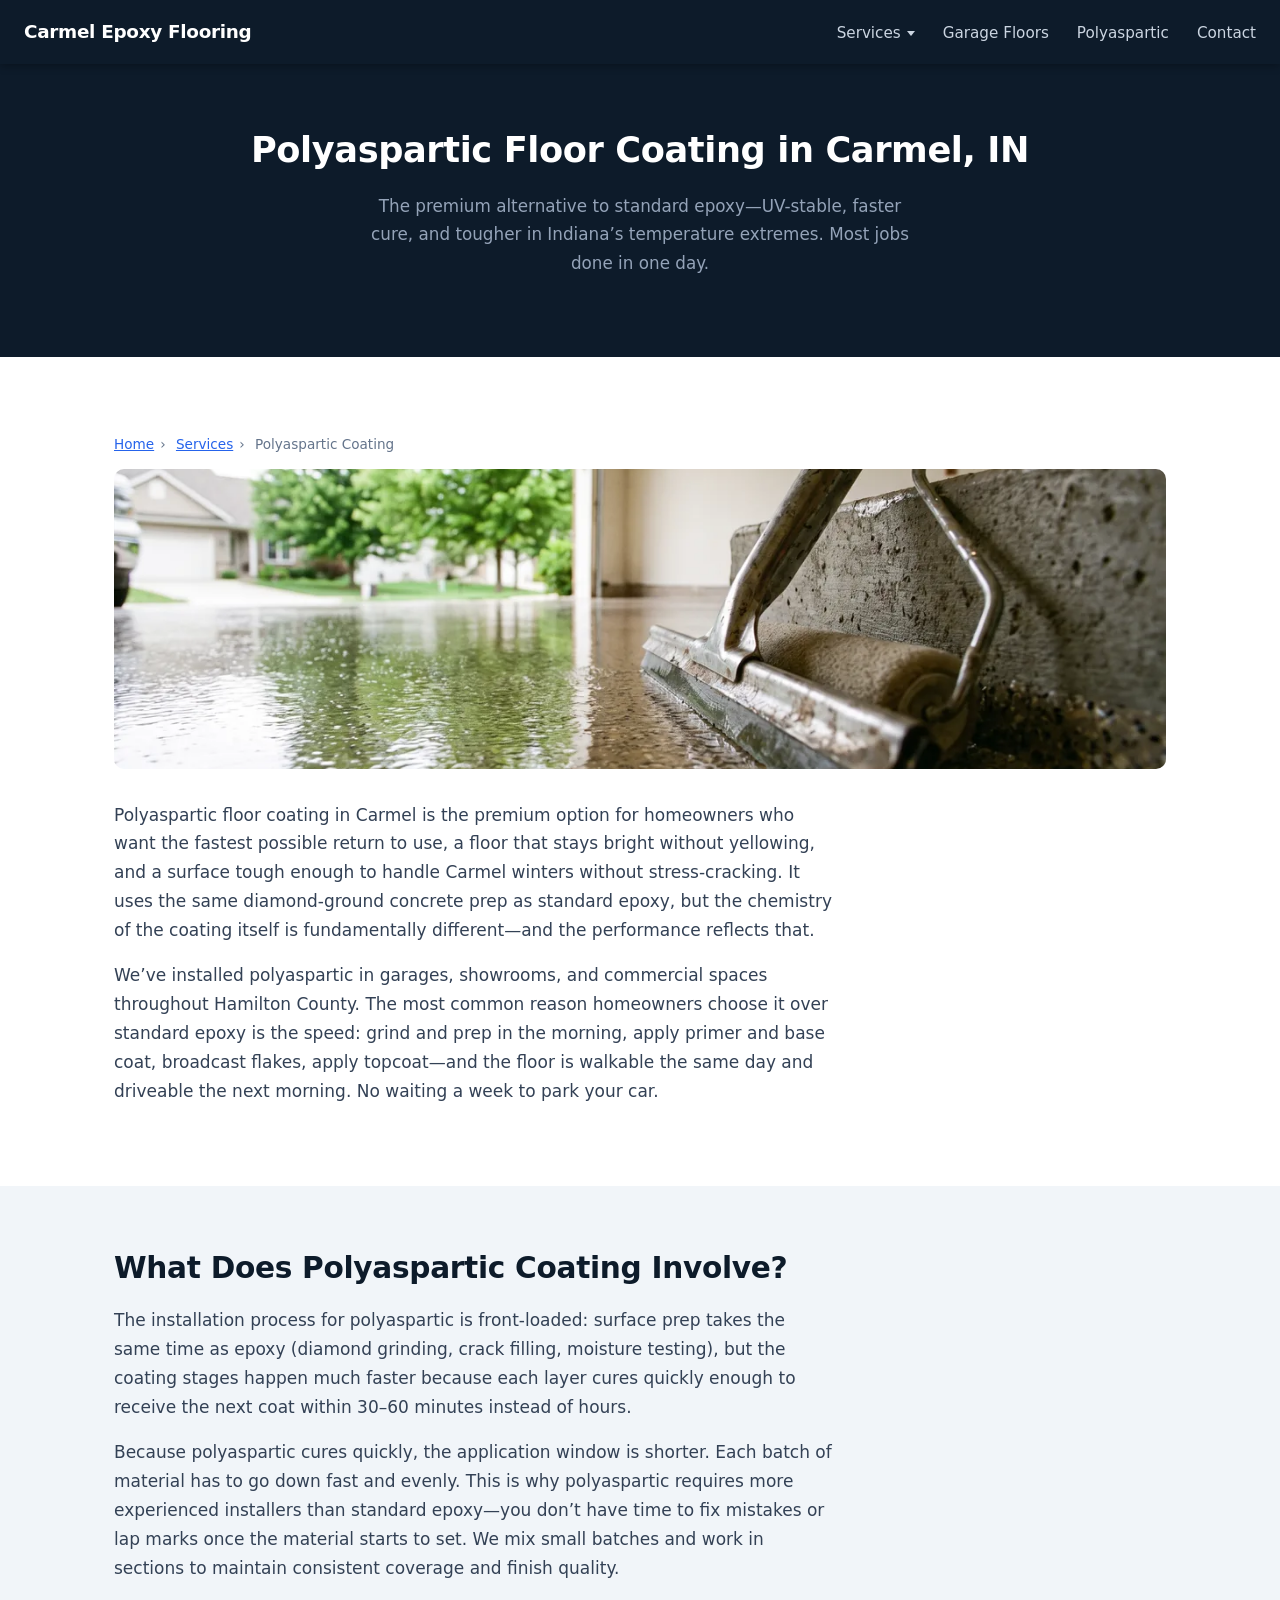
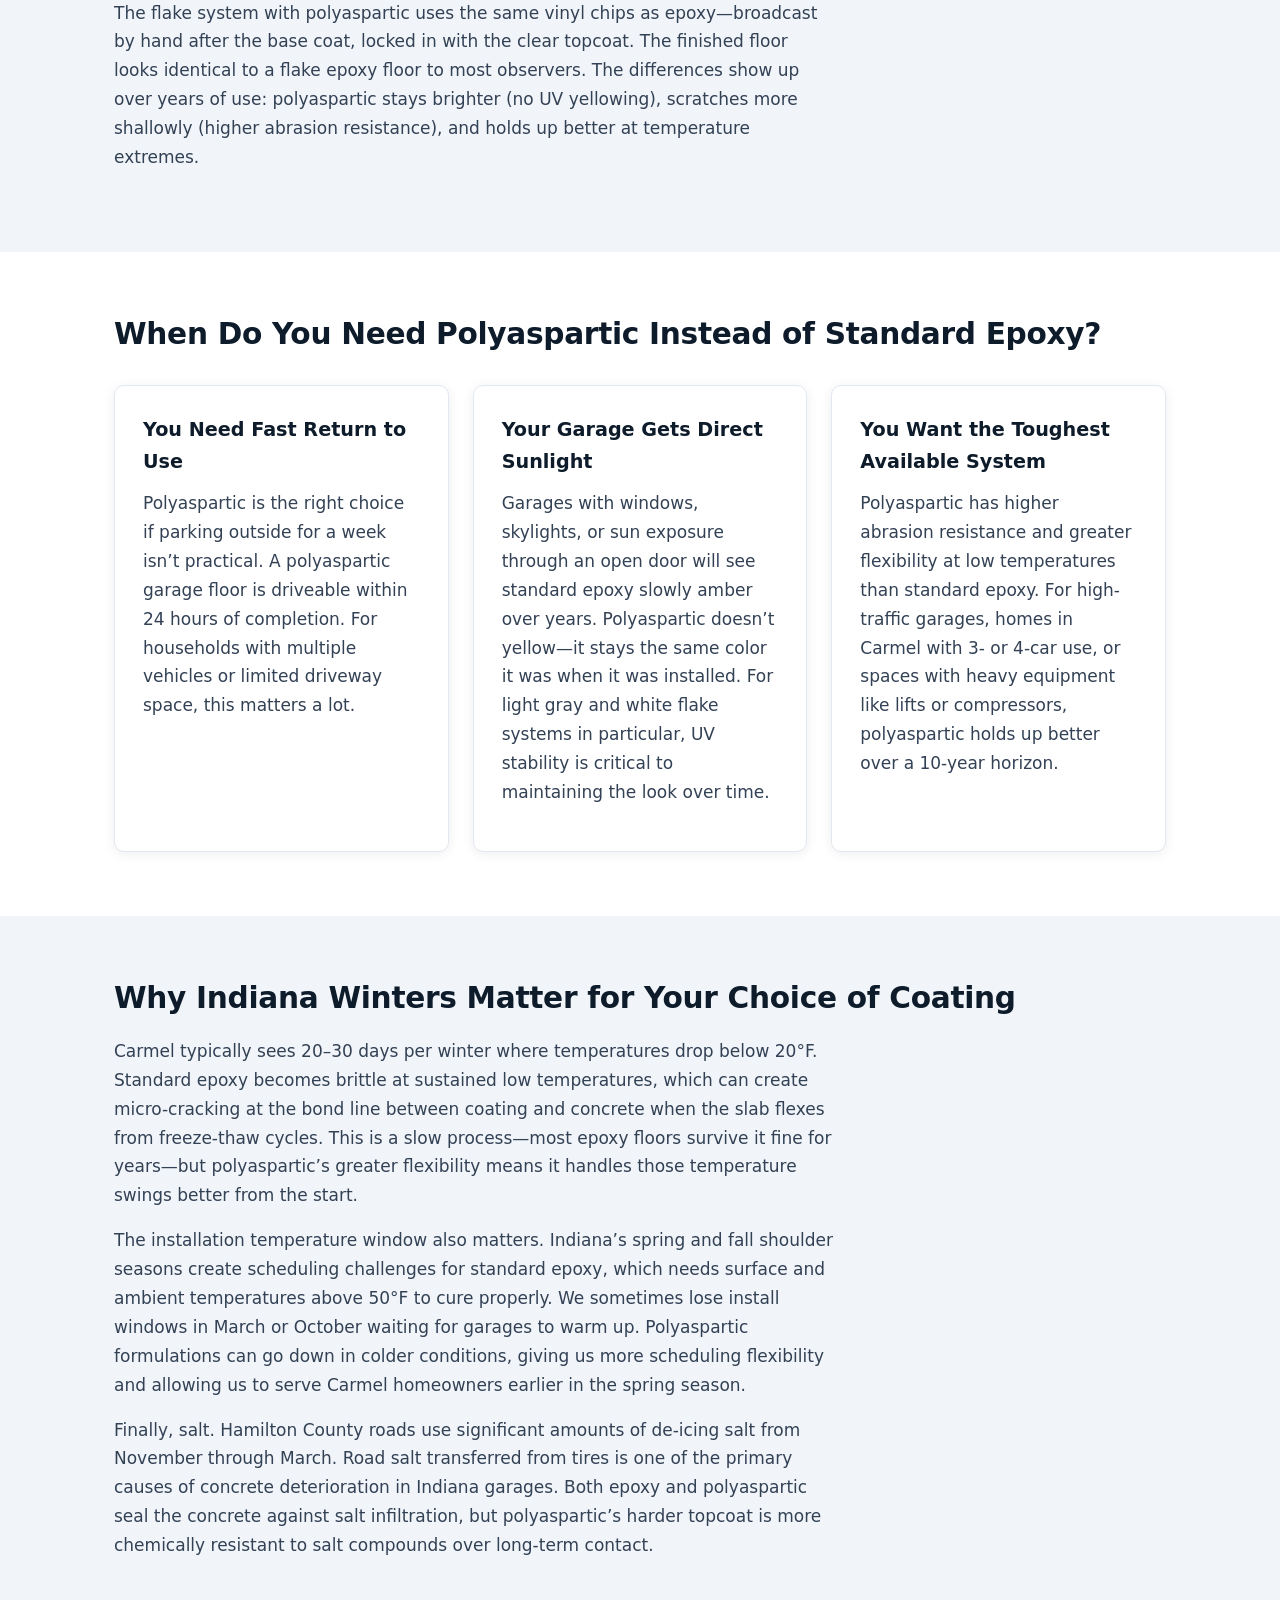
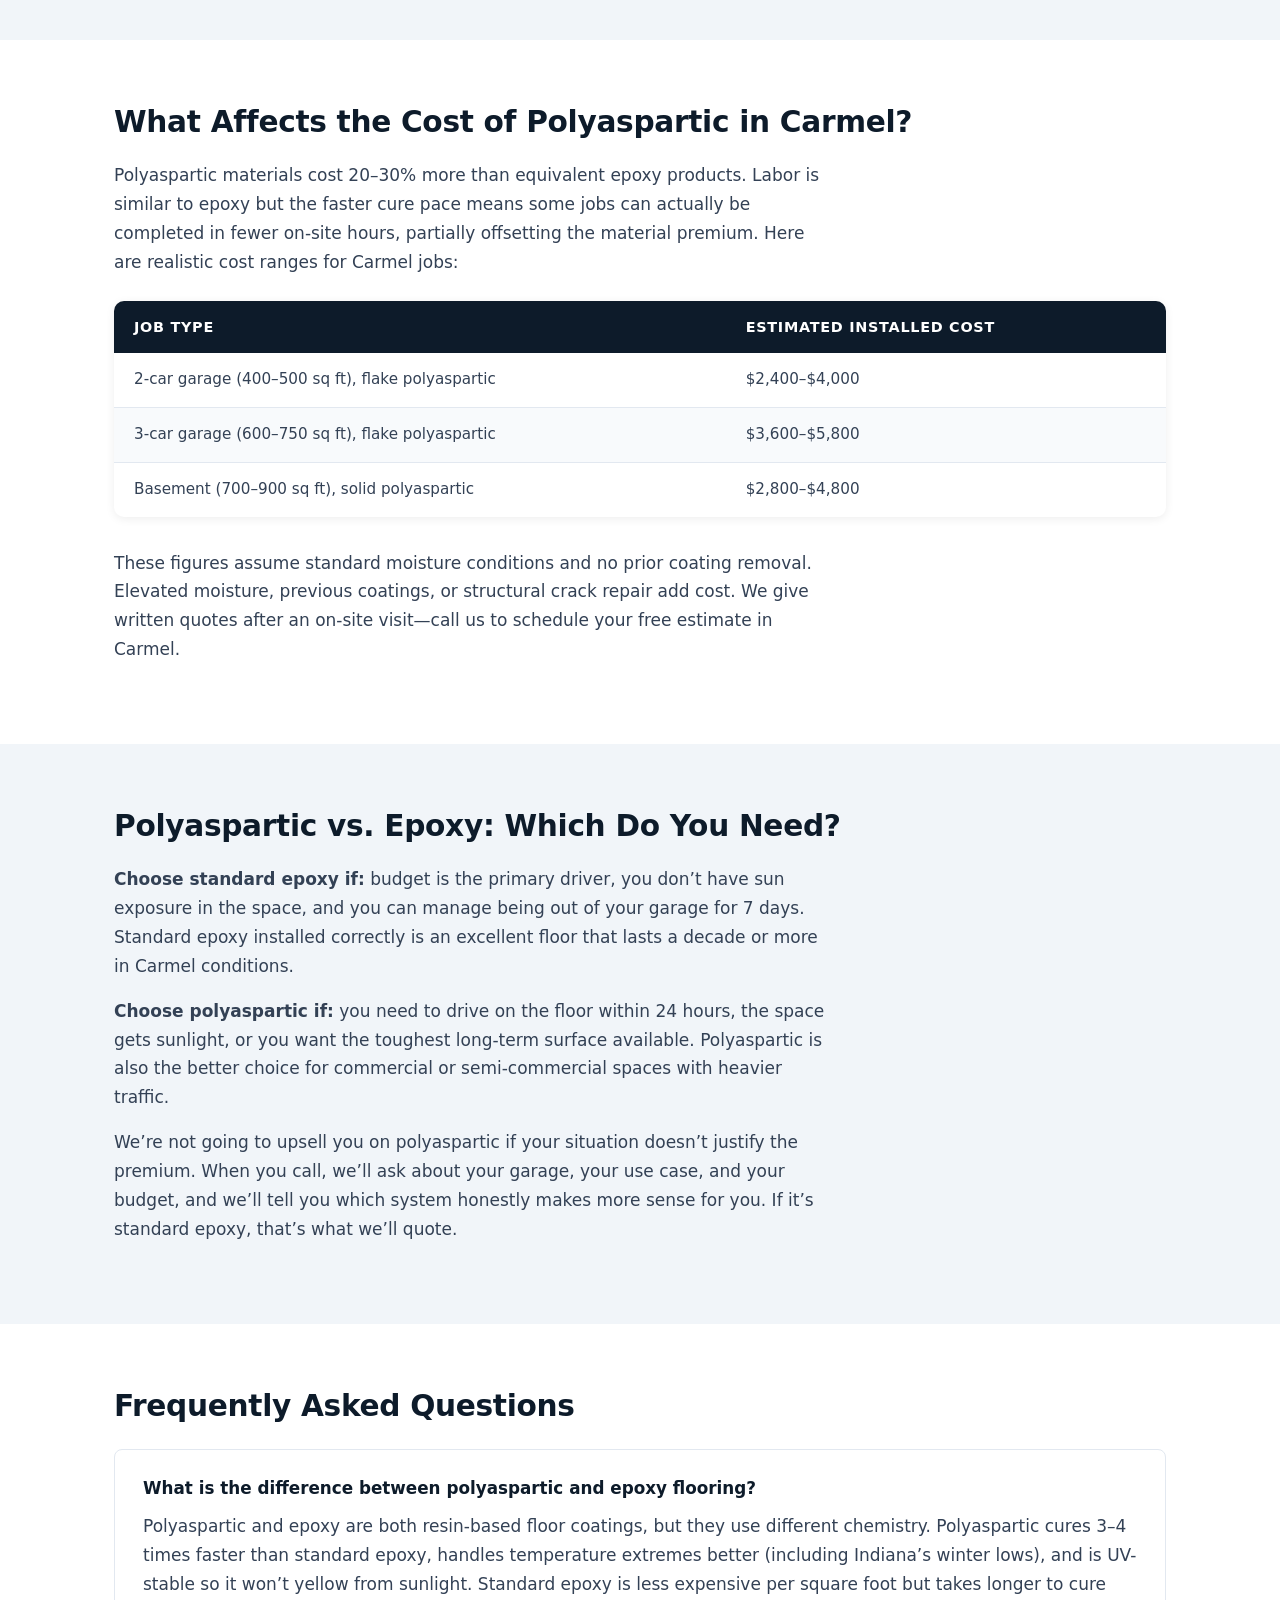
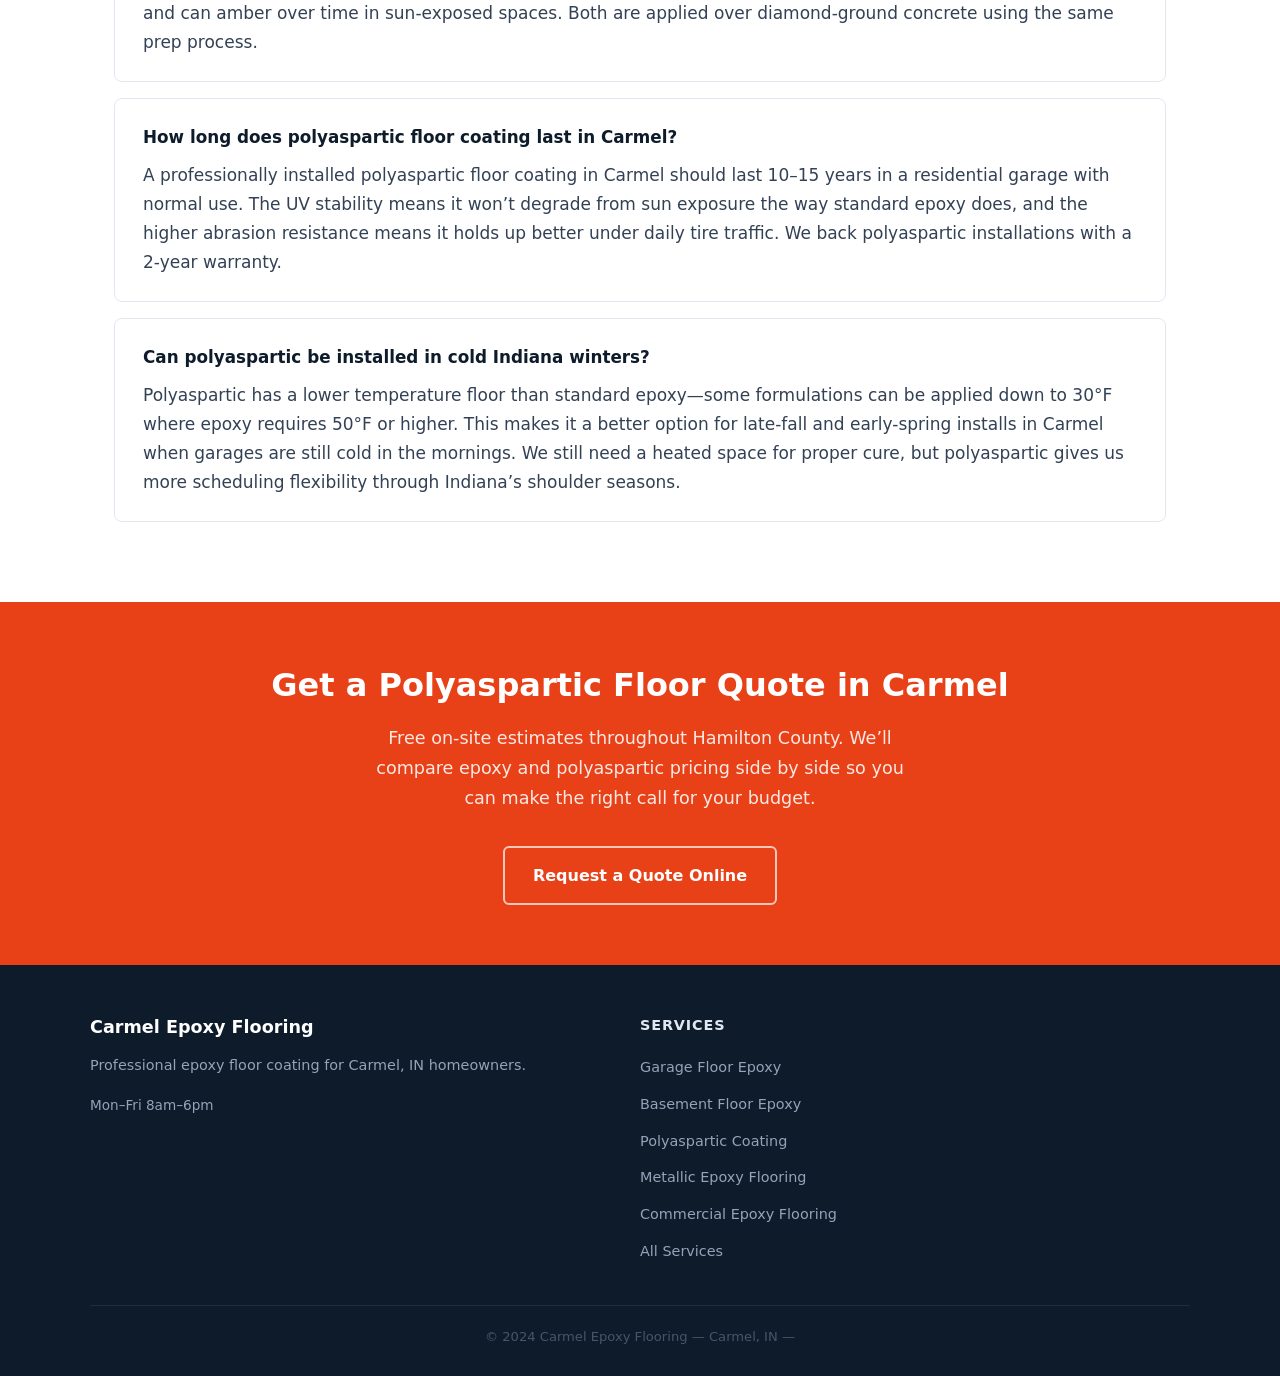
<file: polyaspartic-floor-coating-carmel.html>
<!DOCTYPE html>
<html lang="en">
<head>
  <meta charset="UTF-8">
  <meta name="viewport" content="width=device-width, initial-scale=1.0">
  <title>Polyaspartic Floor Coating in Carmel, IN</title>
    <link rel="canonical" href="https://www.carmelepoxyflooring.com/polyaspartic-floor-coating-carmel.html">
  <meta name="description" content="1-day polyaspartic floor coating in Carmel, IN. UV-stable, faster cure, and tougher than standard epoxy. Serving Hamilton County. Contact us.">
  <link rel="stylesheet" href="styles.css">
  <script type="application/ld+json">
  {
    "@context": "https://schema.org",
    "@type": "LocalBusiness",
    "name": "Carmel Epoxy Flooring",
    "address": {
      "@type": "PostalAddress",
      "addressLocality": "Carmel",
      "addressRegion": "IN",
      "addressCountry": "US"
    },
    "areaServed": "Carmel, IN",
    "description": "Polyaspartic floor coating in Carmel, IN",
    "openingHours": "Mo-Fr 08:00-18:00"
  }
  </script>
  <script type="application/ld+json">
  {
    "@context": "https://schema.org",
    "@type": "FAQPage",
    "mainEntity": [
      {
        "@type": "Question",
        "name": "What is the difference between polyaspartic and epoxy flooring?",
        "acceptedAnswer": {
          "@type": "Answer",
          "text": "Polyaspartic and epoxy are both resin-based floor coatings, but they use different chemistry. Polyaspartic cures 3&ndash;4 times faster than standard epoxy, handles temperature extremes better (including Indiana&rsquo;s winter lows), and is UV-stable so it won&rsquo;t yellow from sunlight. Standard epoxy is less expensive per square foot but takes longer to cure and can amber over time in sun-exposed spaces. Both are applied over diamond-ground concrete using the same prep process."
        }
      },
      {
        "@type": "Question",
        "name": "How long does polyaspartic floor coating last in Carmel?",
        "acceptedAnswer": {
          "@type": "Answer",
          "text": "A professionally installed polyaspartic floor coating in Carmel should last 10&ndash;15 years in a residential garage with normal use. The UV stability means it won&rsquo;t degrade from sun exposure the way standard epoxy does, and the higher abrasion resistance means it holds up better under daily tire traffic. We back polyaspartic installations with a 2-year warranty."
        }
      },
      {
        "@type": "Question",
        "name": "Can polyaspartic be installed in cold Indiana winters?",
        "acceptedAnswer": {
          "@type": "Answer",
          "text": "Polyaspartic has a lower temperature floor than standard epoxy&mdash;some formulations can be applied down to 30&deg;F where epoxy requires 50&deg;F or higher. This makes it a better option for late-fall and early-spring installs in Carmel when garages are still cold in the mornings. We still need a heated space for proper cure, but polyaspartic gives us more scheduling flexibility through Indiana&rsquo;s shoulder seasons."
        }
      }
    ]
  }
  </script>
</head>
<body>

<nav>
  <a href="/" class="nav-logo">Carmel Epoxy Flooring</a>
  <ul class="nav-links">
    <li class="has-dropdown">
      <a href="/services.html">Services</a>
      <div class="dropdown-menu">
        <ul class="dropdown-menu-list">
          <li><a href="/garage-floor-epoxy-carmel.html">Garage Floor Epoxy</a></li>
          <li><a href="/basement-floor-epoxy-carmel.html">Basement Floor Epoxy</a></li>
          <li><a href="/polyaspartic-floor-coating-carmel.html">Polyaspartic Coating</a></li>
          <li><a href="/metallic-epoxy-flooring-carmel.html">Metallic Epoxy Flooring</a></li>
          <li><a href="/commercial-epoxy-flooring-carmel.html">Commercial Epoxy Flooring</a></li>
        </ul>
      </div>
    </li>
    <li><a href="/garage-floor-epoxy-carmel.html">Garage Floors</a></li>
    <li><a href="/polyaspartic-floor-coating-carmel.html">Polyaspartic</a></li>
    <li><a href="/contact.html">Contact</a></li>
  </ul>
  
</nav>

<div class="page-hero">
  <h1>Polyaspartic Floor Coating in Carmel, IN</h1>
  <p>The premium alternative to standard epoxy&mdash;UV-stable, faster cure, and tougher in Indiana&rsquo;s temperature extremes. Most jobs done in one day.</p>
  
</div>

<section class="section section-white">
  <div class="container">
    <div class="breadcrumb">
      <a href="/">Home</a><span>&rsaquo;</span> <a href="/services.html">Services</a><span>&rsaquo;</span> Polyaspartic Coating
    </div>
    <img
      src="images/polyaspartic-floor-coating-carmel.webp"
      alt="polyaspartic floor coating in Carmel"
      loading="eager"
      width="1100"
      height="440"
      style="border-radius:10px; width:100%; height:300px; object-fit:cover; margin-bottom:32px;"
    >
    <p>Polyaspartic floor coating in Carmel is the premium option for homeowners who want the fastest possible return to use, a floor that stays bright without yellowing, and a surface tough enough to handle Carmel winters without stress-cracking. It uses the same diamond-ground concrete prep as standard epoxy, but the chemistry of the coating itself is fundamentally different&mdash;and the performance reflects that.</p>
    <p>We&rsquo;ve installed polyaspartic in garages, showrooms, and commercial spaces throughout Hamilton County. The most common reason homeowners choose it over standard epoxy is the speed: grind and prep in the morning, apply primer and base coat, broadcast flakes, apply topcoat&mdash;and the floor is walkable the same day and driveable the next morning. No waiting a week to park your car.</p>
  </div>
</section>

<section class="section section-gray">
  <div class="container">
        <h2>What Does Polyaspartic Coating Involve?</h2>
    <p>The installation process for polyaspartic is front-loaded: surface prep takes the same time as epoxy (diamond grinding, crack filling, moisture testing), but the coating stages happen much faster because each layer cures quickly enough to receive the next coat within 30&ndash;60 minutes instead of hours.</p>
    <p>Because polyaspartic cures quickly, the application window is shorter. Each batch of material has to go down fast and evenly. This is why polyaspartic requires more experienced installers than standard epoxy&mdash;you don&rsquo;t have time to fix mistakes or lap marks once the material starts to set. We mix small batches and work in sections to maintain consistent coverage and finish quality.</p>
    <p>The flake system with polyaspartic uses the same vinyl chips as epoxy&mdash;broadcast by hand after the base coat, locked in with the clear topcoat. The finished floor looks identical to a flake epoxy floor to most observers. The differences show up over years of use: polyaspartic stays brighter (no UV yellowing), scratches more shallowly (higher abrasion resistance), and holds up better at temperature extremes.</p>
  </div>
</section>

<section class="section section-white">
  <div class="container">
        <h2>When Do You Need Polyaspartic Instead of Standard Epoxy?</h2>
    <div class="card-grid">
      <div class="card">
        <h3>You Need Fast Return to Use</h3>
        <p>Polyaspartic is the right choice if parking outside for a week isn&rsquo;t practical. A polyaspartic garage floor is driveable within 24 hours of completion. For households with multiple vehicles or limited driveway space, this matters a lot.</p>
      </div>
      <div class="card">
        <h3>Your Garage Gets Direct Sunlight</h3>
        <p>Garages with windows, skylights, or sun exposure through an open door will see standard epoxy slowly amber over years. Polyaspartic doesn&rsquo;t yellow&mdash;it stays the same color it was when it was installed. For light gray and white flake systems in particular, UV stability is critical to maintaining the look over time.</p>
      </div>
      <div class="card">
        <h3>You Want the Toughest Available System</h3>
        <p>Polyaspartic has higher abrasion resistance and greater flexibility at low temperatures than standard epoxy. For high-traffic garages, homes in Carmel with 3- or 4-car use, or spaces with heavy equipment like lifts or compressors, polyaspartic holds up better over a 10-year horizon.</p>
      </div>
    </div>
  </div>
</section>

<section class="section section-gray">
  <div class="container">
        <h2>Why Indiana Winters Matter for Your Choice of Coating</h2>
    <p>Carmel typically sees 20&ndash;30 days per winter where temperatures drop below 20&deg;F. Standard epoxy becomes brittle at sustained low temperatures, which can create micro-cracking at the bond line between coating and concrete when the slab flexes from freeze-thaw cycles. This is a slow process&mdash;most epoxy floors survive it fine for years&mdash;but polyaspartic&rsquo;s greater flexibility means it handles those temperature swings better from the start.</p>
    <p>The installation temperature window also matters. Indiana&rsquo;s spring and fall shoulder seasons create scheduling challenges for standard epoxy, which needs surface and ambient temperatures above 50&deg;F to cure properly. We sometimes lose install windows in March or October waiting for garages to warm up. Polyaspartic formulations can go down in colder conditions, giving us more scheduling flexibility and allowing us to serve Carmel homeowners earlier in the spring season.</p>
    <p>Finally, salt. Hamilton County roads use significant amounts of de-icing salt from November through March. Road salt transferred from tires is one of the primary causes of concrete deterioration in Indiana garages. Both epoxy and polyaspartic seal the concrete against salt infiltration, but polyaspartic&rsquo;s harder topcoat is more chemically resistant to salt compounds over long-term contact.</p>
  </div>
</section>

<section class="section section-white">
  <div class="container">
        <h2>What Affects the Cost of Polyaspartic in Carmel?</h2>
    <p>Polyaspartic materials cost 20&ndash;30% more than equivalent epoxy products. Labor is similar to epoxy but the faster cure pace means some jobs can actually be completed in fewer on-site hours, partially offsetting the material premium. Here are realistic cost ranges for Carmel jobs:</p>
    <table class="price-table" style="margin-top:24px;">
      <thead><tr><th>Job Type</th><th>Estimated Installed Cost</th></tr></thead>
      <tbody>
        <tr><td>2-car garage (400&ndash;500 sq ft), flake polyaspartic</td><td>$2,400&ndash;$4,000</td></tr>
        <tr><td>3-car garage (600&ndash;750 sq ft), flake polyaspartic</td><td>$3,600&ndash;$5,800</td></tr>
        <tr><td>Basement (700&ndash;900 sq ft), solid polyaspartic</td><td>$2,800&ndash;$4,800</td></tr>
      </tbody>
    </table>
    <p class="mt-32">These figures assume standard moisture conditions and no prior coating removal. Elevated moisture, previous coatings, or structural crack repair add cost. We give written quotes after an on-site visit&mdash;call us to schedule your free estimate in Carmel.</p>
  </div>
</section>

<section class="section section-gray">
  <div class="container">
        <h2>Polyaspartic vs. Epoxy: Which Do You Need?</h2>
    <p><strong>Choose standard epoxy if:</strong> budget is the primary driver, you don&rsquo;t have sun exposure in the space, and you can manage being out of your garage for 7 days. Standard epoxy installed correctly is an excellent floor that lasts a decade or more in Carmel conditions.</p>
    <p><strong>Choose polyaspartic if:</strong> you need to drive on the floor within 24 hours, the space gets sunlight, or you want the toughest long-term surface available. Polyaspartic is also the better choice for commercial or semi-commercial spaces with heavier traffic.</p>
    <p>We&rsquo;re not going to upsell you on polyaspartic if your situation doesn&rsquo;t justify the premium. When you call, we&rsquo;ll ask about your garage, your use case, and your budget, and we&rsquo;ll tell you which system honestly makes more sense for you. If it&rsquo;s standard epoxy, that&rsquo;s what we&rsquo;ll quote.</p>
  </div>
</section>

<section class="section section-white">
  <div class="container">
        <h2>Frequently Asked Questions</h2>
    <ul class="faq-list">
      <li class="faq-item">
        <h3>What is the difference between polyaspartic and epoxy flooring?</h3>
        <p>Polyaspartic and epoxy are both resin-based floor coatings, but they use different chemistry. Polyaspartic cures 3&ndash;4 times faster than standard epoxy, handles temperature extremes better (including Indiana&rsquo;s winter lows), and is UV-stable so it won&rsquo;t yellow from sunlight. Standard epoxy is less expensive per square foot but takes longer to cure and can amber over time in sun-exposed spaces. Both are applied over diamond-ground concrete using the same prep process.</p>
      </li>
      <li class="faq-item">
        <h3>How long does polyaspartic floor coating last in Carmel?</h3>
        <p>A professionally installed polyaspartic floor coating in Carmel should last 10&ndash;15 years in a residential garage with normal use. The UV stability means it won&rsquo;t degrade from sun exposure the way standard epoxy does, and the higher abrasion resistance means it holds up better under daily tire traffic. We back polyaspartic installations with a 2-year warranty.</p>
      </li>
      <li class="faq-item">
        <h3>Can polyaspartic be installed in cold Indiana winters?</h3>
        <p>Polyaspartic has a lower temperature floor than standard epoxy&mdash;some formulations can be applied down to 30&deg;F where epoxy requires 50&deg;F or higher. This makes it a better option for late-fall and early-spring installs in Carmel when garages are still cold in the mornings. We still need a heated space for proper cure, but polyaspartic gives us more scheduling flexibility through Indiana&rsquo;s shoulder seasons.</p>
      </li>
    </ul>
  </div>
</section>

<section class="cta-section">
  <h2>Get a Polyaspartic Floor Quote in Carmel</h2>
  <p>Free on-site estimates throughout Hamilton County. We&rsquo;ll compare epoxy and polyaspartic pricing side by side so you can make the right call for your budget.</p>
  
  <a href="/contact.html" class="btn-outline-white">Request a Quote Online</a>
</section>

<footer>
  <div class="footer-grid">
    <div class="footer-brand">
      <h3>Carmel Epoxy Flooring</h3>
      <p>Professional epoxy floor coating for Carmel, IN homeowners.</p>
      <div class="footer-phone">
        
        <span style="font-size:0.85rem;">Mon&ndash;Fri 8am&ndash;6pm</span>
      </div>
    </div>
    <div class="footer-col">
      <h4>Services</h4>
      <ul>
        <li><a href="/garage-floor-epoxy-carmel.html">Garage Floor Epoxy</a></li>
        <li><a href="/basement-floor-epoxy-carmel.html">Basement Floor Epoxy</a></li>
        <li><a href="/polyaspartic-floor-coating-carmel.html">Polyaspartic Coating</a></li>
        <li><a href="/metallic-epoxy-flooring-carmel.html">Metallic Epoxy Flooring</a></li>
        <li><a href="/commercial-epoxy-flooring-carmel.html">Commercial Epoxy Flooring</a></li>
        <li><a href="/services.html">All Services</a></li>
      </ul>
    </div>
  </div>
  <div class="footer-bottom">
    <p>&copy; 2024 Carmel Epoxy Flooring &mdash; Carmel, IN &mdash; </p>
  </div>
</footer>

</body>
</html>
</file>
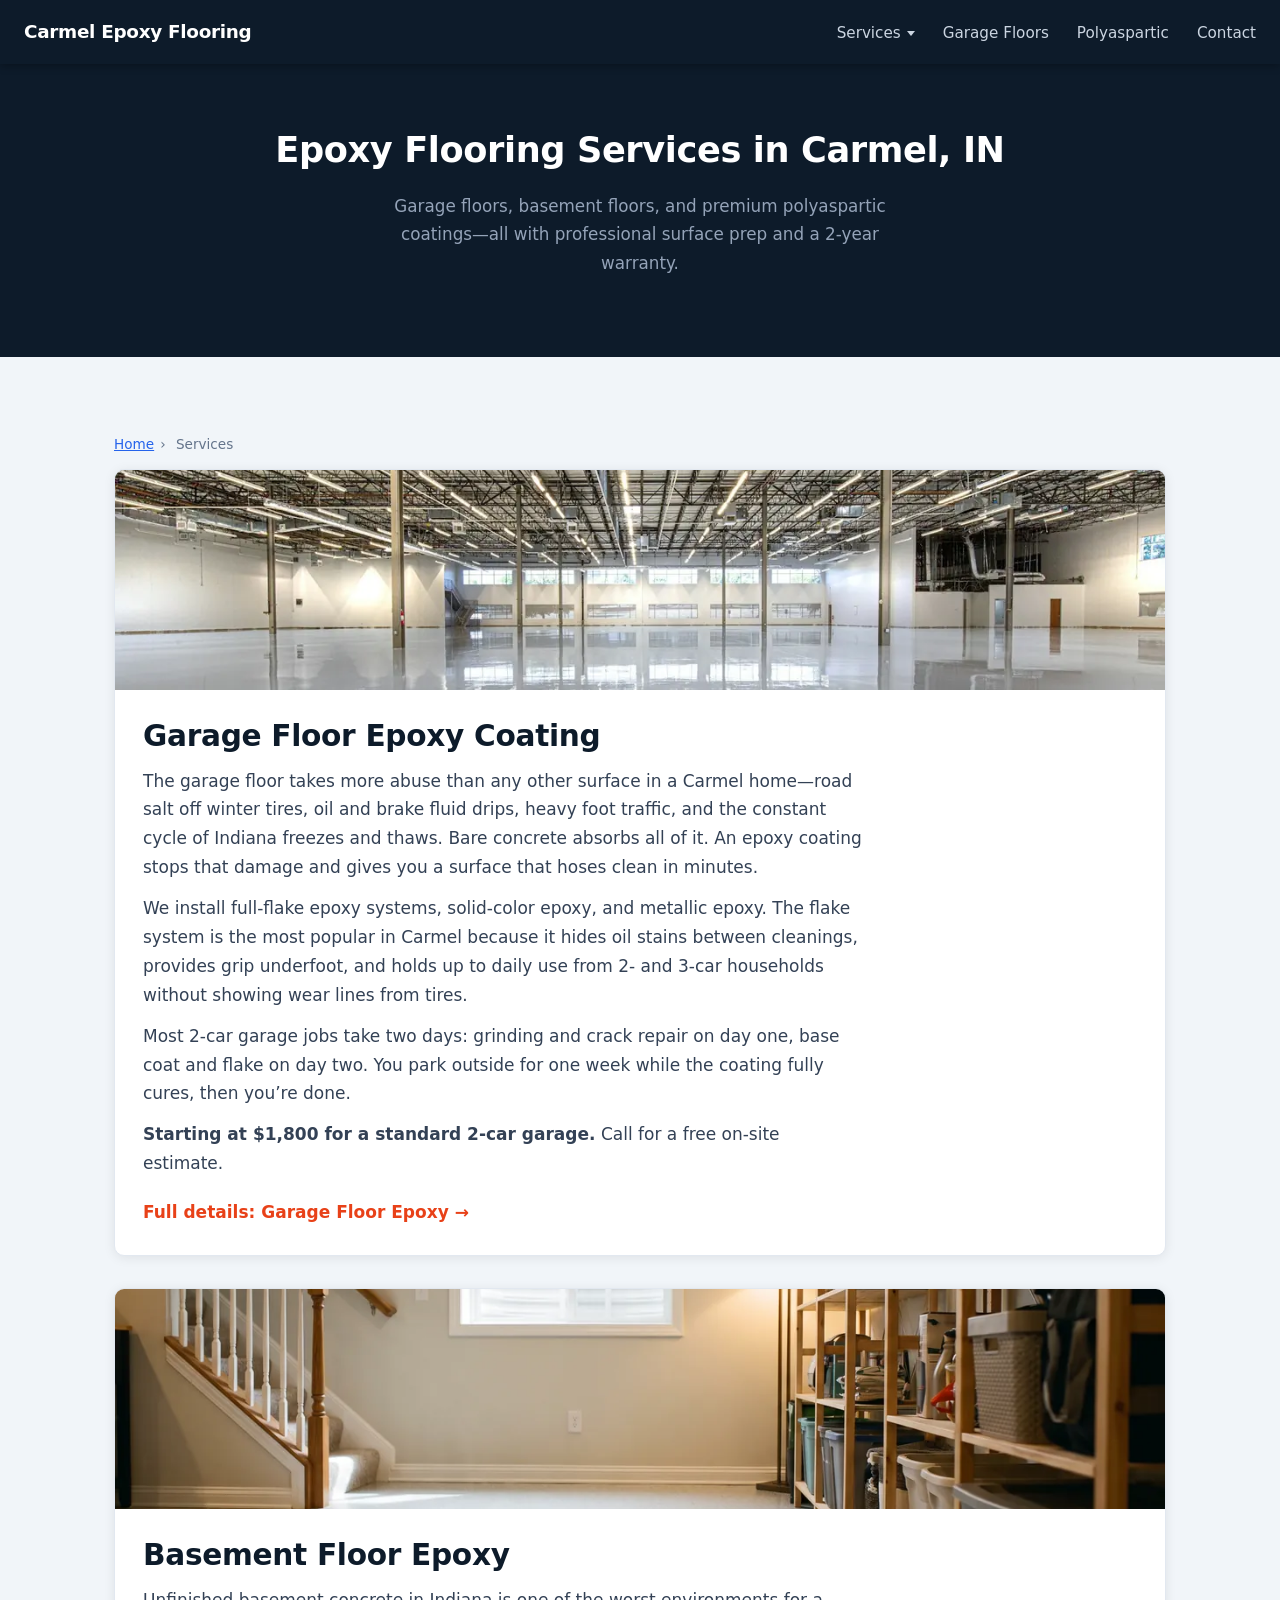
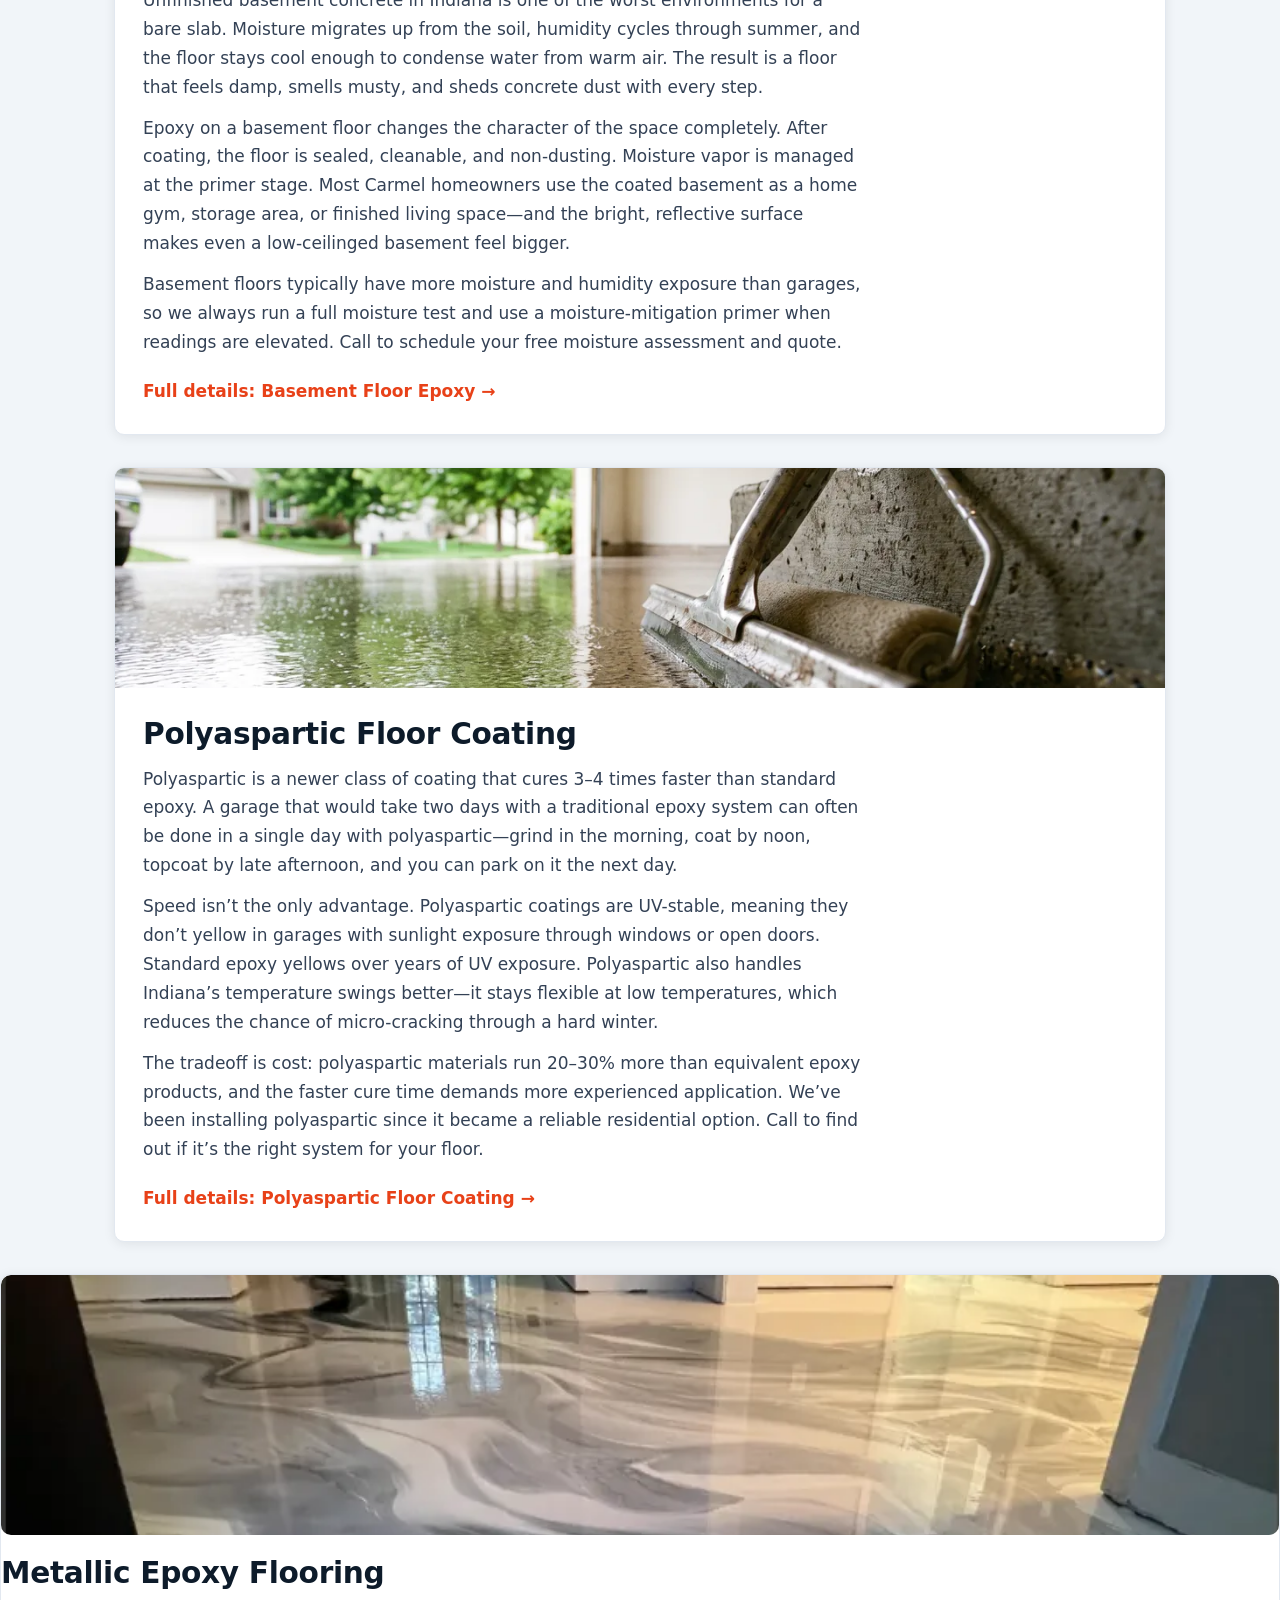
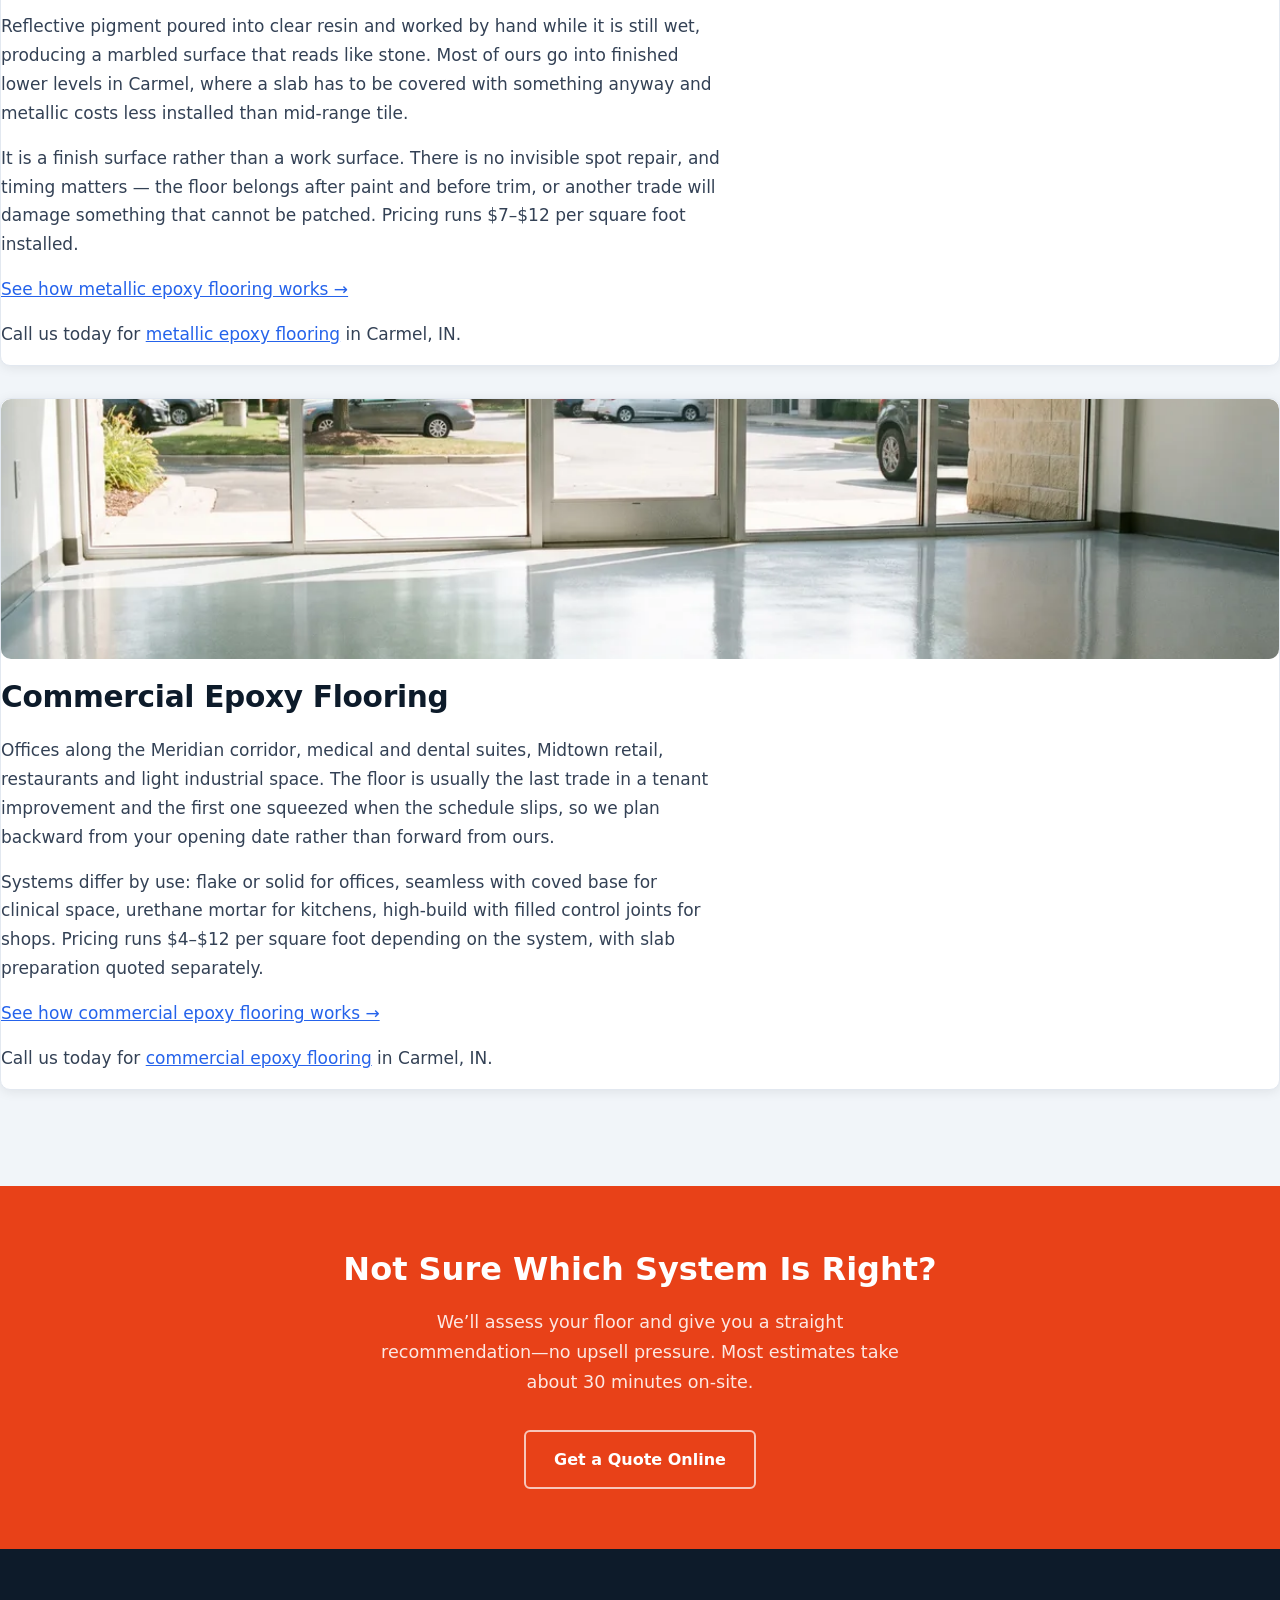
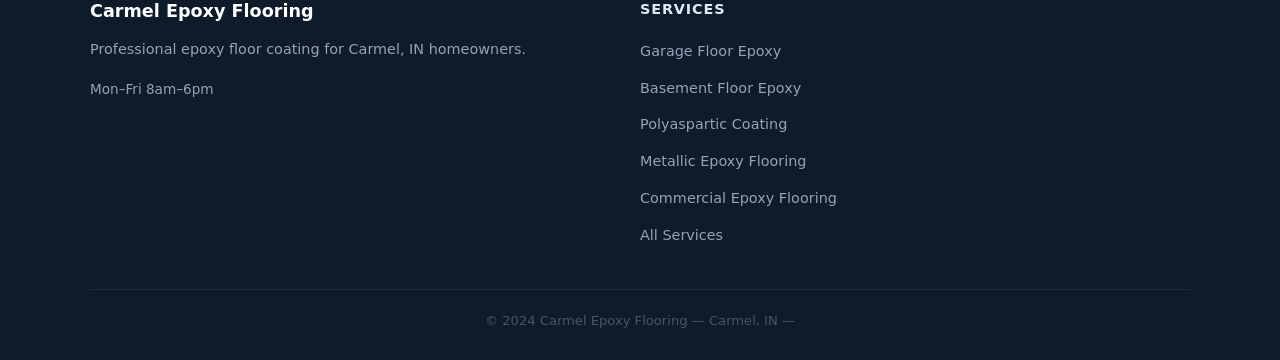
<file: services.html>
<!DOCTYPE html>
<html lang="en">
<head>
  <meta charset="UTF-8">
  <meta name="viewport" content="width=device-width, initial-scale=1.0">
  <title>Epoxy Flooring Services in Carmel, IN</title>
    <link rel="canonical" href="https://www.carmelepoxyflooring.com/services.html">
  <meta name="description" content="Garage floors, basement floors, and polyaspartic coatings in Carmel, IN. Professional installation serving all of Hamilton County. Contact us.">
  <link rel="stylesheet" href="styles.css">
  <script type="application/ld+json">
  {
    "@context": "https://schema.org",
    "@type": "LocalBusiness",
    "name": "Carmel Epoxy Flooring",
    "address": {
      "@type": "PostalAddress",
      "addressLocality": "Carmel",
      "addressRegion": "IN",
      "addressCountry": "US"
    },
    "areaServed": "Carmel, IN",
    "description": "Epoxy floor coating services in Carmel, IN",
    "openingHours": "Mo-Fr 08:00-18:00"
  }
  </script>
  <script type="application/ld+json">
  {
    "@context": "https://schema.org",
    "@type": "Service",
    "serviceType": "Epoxy Floor Coating",
    "areaServed": "Carmel, IN",
    "provider": { "@type": "LocalBusiness", "name": "Carmel Epoxy Flooring" }
  }
  </script>
</head>
<body>

<nav>
  <a href="/" class="nav-logo">Carmel Epoxy Flooring</a>
  <ul class="nav-links">
    <li class="has-dropdown">
      <a href="/services.html">Services</a>
      <div class="dropdown-menu">
        <ul class="dropdown-menu-list">
          <li><a href="/garage-floor-epoxy-carmel.html">Garage Floor Epoxy</a></li>
          <li><a href="/basement-floor-epoxy-carmel.html">Basement Floor Epoxy</a></li>
          <li><a href="/polyaspartic-floor-coating-carmel.html">Polyaspartic Coating</a></li>
          <li><a href="/metallic-epoxy-flooring-carmel.html">Metallic Epoxy Flooring</a></li>
          <li><a href="/commercial-epoxy-flooring-carmel.html">Commercial Epoxy Flooring</a></li>
        </ul>
      </div>
    </li>
    <li><a href="/garage-floor-epoxy-carmel.html">Garage Floors</a></li>
    <li><a href="/polyaspartic-floor-coating-carmel.html">Polyaspartic</a></li>
    <li><a href="/contact.html">Contact</a></li>
  </ul>
  
</nav>

<div class="page-hero">
  <h1>Epoxy Flooring Services in Carmel, IN</h1>
  <p>Garage floors, basement floors, and premium polyaspartic coatings&mdash;all with professional surface prep and a 2-year warranty.</p>
  
</div>

<section class="section section-gray">
  <div class="container">
    <div class="breadcrumb">
      <a href="/">Home</a><span>&rsaquo;</span> Services
    </div>

    <!-- Garage Floor Epoxy -->
    <div class="service-block">
      <img
        src="images/garage-floor-epoxy-carmel.webp"
        alt="garage floor epoxy coating in Carmel"
        loading="lazy"
        width="1100"
        height="400"
      >
      <div class="service-block-body">
        <h2>Garage Floor Epoxy Coating</h2>
        <p>The garage floor takes more abuse than any other surface in a Carmel home&mdash;road salt off winter tires, oil and brake fluid drips, heavy foot traffic, and the constant cycle of Indiana freezes and thaws. Bare concrete absorbs all of it. An epoxy coating stops that damage and gives you a surface that hoses clean in minutes.</p>
        <p>We install full-flake epoxy systems, solid-color epoxy, and metallic epoxy. The flake system is the most popular in Carmel because it hides oil stains between cleanings, provides grip underfoot, and holds up to daily use from 2- and 3-car households without showing wear lines from tires.</p>
        <p>Most 2-car garage jobs take two days: grinding and crack repair on day one, base coat and flake on day two. You park outside for one week while the coating fully cures, then you&rsquo;re done.</p>
        <p><strong>Starting at $1,800 for a standard 2-car garage.</strong> Call for a free on-site estimate.</p>
        <a href="/garage-floor-epoxy-carmel.html" class="service-link" style="color:#e84118; text-decoration:none; font-weight:700;">Full details: Garage Floor Epoxy &rarr;</a>
      </div>
    </div>

    <!-- Basement Floor Epoxy -->
    <div class="service-block">
      <img
        src="images/basement-floor-epoxy-carmel.webp"
        alt="basement floor epoxy in Carmel"
        loading="lazy"
        width="1100"
        height="400"
      >
      <div class="service-block-body">
        <h2>Basement Floor Epoxy</h2>
        <p>Unfinished basement concrete in Indiana is one of the worst environments for a bare slab. Moisture migrates up from the soil, humidity cycles through summer, and the floor stays cool enough to condense water from warm air. The result is a floor that feels damp, smells musty, and sheds concrete dust with every step.</p>
        <p>Epoxy on a basement floor changes the character of the space completely. After coating, the floor is sealed, cleanable, and non-dusting. Moisture vapor is managed at the primer stage. Most Carmel homeowners use the coated basement as a home gym, storage area, or finished living space&mdash;and the bright, reflective surface makes even a low-ceilinged basement feel bigger.</p>
        <p>Basement floors typically have more moisture and humidity exposure than garages, so we always run a full moisture test and use a moisture-mitigation primer when readings are elevated. Call to schedule your free moisture assessment and quote.</p>
        <a href="/basement-floor-epoxy-carmel.html" class="service-link" style="color:#e84118; text-decoration:none; font-weight:700;">Full details: Basement Floor Epoxy &rarr;</a>
      </div>
    </div>

    <!-- Polyaspartic -->
    <div class="service-block">
      <img
        src="images/polyaspartic-floor-coating-carmel.webp"
        alt="polyaspartic floor coating in Carmel"
        loading="lazy"
        width="1100"
        height="400"
      >
      <div class="service-block-body">
        <h2>Polyaspartic Floor Coating</h2>
        <p>Polyaspartic is a newer class of coating that cures 3&ndash;4 times faster than standard epoxy. A garage that would take two days with a traditional epoxy system can often be done in a single day with polyaspartic&mdash;grind in the morning, coat by noon, topcoat by late afternoon, and you can park on it the next day.</p>
        <p>Speed isn&rsquo;t the only advantage. Polyaspartic coatings are UV-stable, meaning they don&rsquo;t yellow in garages with sunlight exposure through windows or open doors. Standard epoxy yellows over years of UV exposure. Polyaspartic also handles Indiana&rsquo;s temperature swings better&mdash;it stays flexible at low temperatures, which reduces the chance of micro-cracking through a hard winter.</p>
        <p>The tradeoff is cost: polyaspartic materials run 20&ndash;30% more than equivalent epoxy products, and the faster cure time demands more experienced application. We&rsquo;ve been installing polyaspartic since it became a reliable residential option. Call to find out if it&rsquo;s the right system for your floor.</p>
        <a href="/polyaspartic-floor-coating-carmel.html" class="service-link" style="color:#e84118; text-decoration:none; font-weight:700;">Full details: Polyaspartic Floor Coating &rarr;</a>
      </div>
    </div>

  </div>
    <!-- Metallic Epoxy Flooring -->
    <div class="service-block">
      <img
        src="images/metallic-epoxy-flooring-carmel.webp"
        alt="metallic epoxy flooring in Carmel"
        loading="lazy"
        width="1100"
        height="440"
        style="border-radius:10px; width:100%; height:260px; object-fit:cover; margin-bottom:20px;"
      >
      <h2>Metallic Epoxy Flooring</h2>
      <p>Reflective pigment poured into clear resin and worked by hand while it is still wet, producing a marbled surface that reads like stone. Most of ours go into finished lower levels in Carmel, where a slab has to be covered with something anyway and metallic costs less installed than mid-range tile.</p>
      <p>It is a finish surface rather than a work surface. There is no invisible spot repair, and timing matters &mdash; the floor belongs after paint and before trim, or another trade will damage something that cannot be patched. Pricing runs $7&ndash;$12 per square foot installed.</p>
      <p><a href="/metallic-epoxy-flooring-carmel.html">See how metallic epoxy flooring works &rarr;</a></p>
      <p>Call us today for <a href="/metallic-epoxy-flooring-carmel.html">metallic epoxy flooring</a> in Carmel, IN.</p>
    </div>

    <!-- Commercial Epoxy Flooring -->
    <div class="service-block">
      <img
        src="images/commercial-epoxy-flooring-carmel.webp"
        alt="commercial epoxy flooring in Carmel"
        loading="lazy"
        width="1100"
        height="440"
        style="border-radius:10px; width:100%; height:260px; object-fit:cover; margin-bottom:20px;"
      >
      <h2>Commercial Epoxy Flooring</h2>
      <p>Offices along the Meridian corridor, medical and dental suites, Midtown retail, restaurants and light industrial space. The floor is usually the last trade in a tenant improvement and the first one squeezed when the schedule slips, so we plan backward from your opening date rather than forward from ours.</p>
      <p>Systems differ by use: flake or solid for offices, seamless with coved base for clinical space, urethane mortar for kitchens, high-build with filled control joints for shops. Pricing runs $4&ndash;$12 per square foot depending on the system, with slab preparation quoted separately.</p>
      <p><a href="/commercial-epoxy-flooring-carmel.html">See how commercial epoxy flooring works &rarr;</a></p>
      <p>Call us today for <a href="/commercial-epoxy-flooring-carmel.html">commercial epoxy flooring</a> in Carmel, IN.</p>
    </div>

</section>

<!-- Bottom CTA -->
<section class="cta-section">
  <h2>Not Sure Which System Is Right?</h2>
  <p>We&rsquo;ll assess your floor and give you a straight recommendation&mdash;no upsell pressure. Most estimates take about 30 minutes on-site.</p>
  
  <a href="/contact.html" class="btn-outline-white">Get a Quote Online</a>
</section>

<footer>
  <div class="footer-grid">
    <div class="footer-brand">
      <h3>Carmel Epoxy Flooring</h3>
      <p>Professional epoxy floor coating for Carmel, IN homeowners.</p>
      <div class="footer-phone">
        
        <span style="font-size:0.85rem;">Mon&ndash;Fri 8am&ndash;6pm</span>
      </div>
    </div>
    <div class="footer-col">
      <h4>Services</h4>
      <ul>
        <li><a href="/garage-floor-epoxy-carmel.html">Garage Floor Epoxy</a></li>
        <li><a href="/basement-floor-epoxy-carmel.html">Basement Floor Epoxy</a></li>
        <li><a href="/polyaspartic-floor-coating-carmel.html">Polyaspartic Coating</a></li>
        <li><a href="/metallic-epoxy-flooring-carmel.html">Metallic Epoxy Flooring</a></li>
        <li><a href="/commercial-epoxy-flooring-carmel.html">Commercial Epoxy Flooring</a></li>
        <li><a href="/services.html">All Services</a></li>
      </ul>
    </div>
  </div>
  <div class="footer-bottom">
    <p>&copy; 2024 Carmel Epoxy Flooring &mdash; Carmel, IN &mdash; </p>
  </div>
</footer>

</body>
</html>
</file>
<file: styles.css>
/* Carmel Epoxy Flooring — Stylesheet */

/* === Reset & Base === */
*, *::before, *::after { box-sizing: border-box; margin: 0; padding: 0; }
html { scroll-behavior: smooth; }
body {
font-family: 'Segoe UI', system-ui, -apple-system, sans-serif;
font-size: 17px;
line-height: 1.7;
color: #334155;
background: #f1f5f9;
}
img { max-width: 100%; height: auto; display: block; }
a { color: #2563eb; text-decoration: underline; }

/* === Navigation === */
nav {
position: sticky;
top: 0;
z-index: 100;
background: #0d1b2a;
padding: 0 24px;
display: flex;
align-items: center;
justify-content: space-between;
height: 64px;
box-shadow: 0 2px 8px rgba(0,0,0,0.3);
}
.nav-logo {
font-size: 1.15rem;
font-weight: 700;
color: #ffffff;
text-decoration: none;
letter-spacing: -0.3px;
white-space: nowrap;
}
.nav-links {
display: flex;
gap: 28px;
list-style: none;
}
.nav-links a {
color: #cbd5e1;
text-decoration: none;
font-size: 0.95rem;
font-weight: 500;
transition: color 0.15s;
}
.nav-links a:hover { color: #ffffff; }
.nav-cta {
background: #e84118;
color: #ffffff !important;
text-decoration: none !important;
padding: 10px 18px;
border-radius: 6px;
font-weight: 700;
font-size: 0.9rem;
white-space: nowrap;
}
.nav-cta:hover { background: #c73510 !important; }

/* === Hero === */
.hero {
position: relative;
min-height: 540px;
display: flex;
align-items: center;
overflow: hidden;
background: #0d1b2a;
}
.hero-bg {
position: absolute;
inset: 0;
object-fit: cover;
width: 100%;
height: 100%;
opacity: 0.35;
}
.hero-content {
position: relative;
z-index: 2;
max-width: 680px;
padding: 64px 32px 64px 48px;
color: #ffffff;
}
.hero-content h1 {
font-size: 2.6rem;
font-weight: 800;
line-height: 1.2;
margin-bottom: 16px;
letter-spacing: -0.5px;
}
.hero-content p {
font-size: 1.15rem;
color: #cbd5e1;
margin-bottom: 28px;
max-width: 520px;
}
.btn-primary {
display: inline-block;
background: #e84118;
color: #ffffff;
text-decoration: none;
padding: 14px 28px;
border-radius: 6px;
font-weight: 700;
font-size: 1rem;
margin-right: 12px;
margin-bottom: 8px;
}
.btn-primary:hover { background: #c73510; color: #ffffff; }
.btn-secondary {
display: inline-block;
background: transparent;
color: #ffffff;
text-decoration: none;
padding: 14px 28px;
border-radius: 6px;
font-weight: 600;
font-size: 1rem;
border: 2px solid rgba(255,255,255,0.5);
margin-bottom: 8px;
}
.btn-secondary:hover { border-color: #ffffff; color: #ffffff; }

/* Home hero: two-column with quote form */
.home-hero .hero-bg { opacity: 0.45; }
.home-hero .hero-inner {
  position: relative; z-index: 2;
  display: flex; align-items: center; gap: 48px; flex-wrap: wrap;
  max-width: 1200px; margin: 0 auto; width: 100%;
  padding: 56px 32px;
}
.home-hero .hero-content { flex: 1 1 430px; max-width: 600px; padding: 0; }
.home-hero .hero-form { flex: 1 1 380px; max-width: 520px; margin-left: auto; }
.home-hero .hero-form .hero-form-title { font-size: 1.5rem; font-weight: 800; color: #0d1b2a; margin-bottom: 6px; letter-spacing: -0.3px; }
.home-hero .hero-form .hero-form-sub { font-size: 0.92rem; color: #64748b; margin-bottom: 18px; }
.home-hero .hero-form .form-group { margin-bottom: 14px; }
@media (max-width: 860px) {
  .home-hero .hero-inner { gap: 28px; padding: 44px 24px; }
  .home-hero .hero-form { margin-left: 0; max-width: 560px; width: 100%; }
}

/* === Trust Bar === */
.trust-bar {
background: #ffffff;
border-bottom: 1px solid #e2e8f0;
padding: 20px 32px;
display: flex;
justify-content: center;
gap: 48px;
flex-wrap: wrap;
}
.trust-item {
text-align: center;
font-size: 0.9rem;
color: #64748b;
}
.trust-item strong {
display: block;
font-size: 1.4rem;
color: #0d1b2a;
font-weight: 800;
line-height: 1.2;
}

/* === Page Layout === */
.container {
max-width: 1100px;
margin: 0 auto;
padding: 0 24px;
}
.section {
padding: 64px 0;
}
.section-white { background: #ffffff; }
.section-gray { background: #f1f5f9; }
.section-dark {
background: #0d1b2a;
color: #e2e8f0;
}
.section h2 {
font-size: 1.85rem;
font-weight: 800;
color: #0d1b2a;
margin-bottom: 20px;
line-height: 1.25;
letter-spacing: -0.3px;
}
.section-dark h2 { color: #ffffff; }
.section h3 {
font-size: 1.2rem;
font-weight: 700;
color: #0d1b2a;
margin-bottom: 10px;
margin-top: 28px;
}
.section-dark h3 { color: #f8fafc; }
.section p { margin-bottom: 16px; max-width: 720px; }

/* === Two-column layout === */
.two-col {
display: grid;
grid-template-columns: 1fr 1fr;
gap: 48px;
align-items: center;
}
.two-col img {
border-radius: 10px;
box-shadow: 0 8px 24px rgba(0,0,0,0.12);
width: 100%;
height: 320px;
object-fit: cover;
}

/* === Cards === */
.card-grid {
display: grid;
grid-template-columns: repeat(auto-fit, minmax(260px, 1fr));
gap: 24px;
margin-top: 32px;
}
.card {
background: #ffffff;
border-radius: 10px;
padding: 28px;
box-shadow: 0 2px 12px rgba(0,0,0,0.07);
border: 1px solid #e2e8f0;
}
.card h3 { margin-top: 0; }
.card-icon {
font-size: 1.8rem;
margin-bottom: 12px;
}

/* === Service Blocks === */
.service-block {
background: #ffffff;
border-radius: 10px;
overflow: hidden;
box-shadow: 0 2px 12px rgba(0,0,0,0.08);
border: 1px solid #e2e8f0;
margin-bottom: 32px;
}
.service-block img {
width: 100%;
height: 220px;
object-fit: cover;
}
.service-block-body { padding: 28px; }
.service-block-body h2 { margin-bottom: 12px; }
.service-block-body p { margin-bottom: 12px; }
.service-link {
display: inline-block;
color: #e84118;
font-weight: 700;
text-decoration: none;
margin-top: 8px;
}
.service-link:hover { color: #c73510; }

/* === FAQ === */
.faq-list { list-style: none; margin-top: 24px; }
.faq-item {
background: #ffffff;
border: 1px solid #e2e8f0;
border-radius: 8px;
padding: 24px 28px;
margin-bottom: 16px;
}
.faq-item h3 {
font-size: 1.05rem;
color: #0d1b2a;
margin-top: 0;
margin-bottom: 10px;
}
.faq-item p { margin-bottom: 0; max-width: none; }

/* === Price Table === */
.price-table {
width: 100%;
border-collapse: collapse;
margin-top: 24px;
background: #ffffff;
border-radius: 10px;
overflow: hidden;
box-shadow: 0 2px 10px rgba(0,0,0,0.07);
}
.price-table th {
background: #0d1b2a;
color: #ffffff;
padding: 14px 20px;
text-align: left;
font-size: 0.9rem;
text-transform: uppercase;
letter-spacing: 0.05em;
}
.price-table td {
padding: 14px 20px;
border-bottom: 1px solid #e2e8f0;
font-size: 0.95rem;
}
.price-table tr:last-child td { border-bottom: none; }
.price-table tr:nth-child(even) td { background: #f8fafc; }

/* === CTA Section === */
.cta-section {
background: #e84118;
padding: 56px 32px;
text-align: center;
color: #ffffff;
}
.cta-section h2 {
color: #ffffff;
font-size: 2rem;
margin-bottom: 12px;
}
.cta-section p {
color: rgba(255,255,255,0.88);
font-size: 1.1rem;
margin: 0 auto 28px;
max-width: 560px;
}
.btn-white {
display: inline-block;
background: #ffffff;
color: #e84118;
text-decoration: none;
padding: 14px 32px;
border-radius: 6px;
font-weight: 800;
font-size: 1.05rem;
margin: 4px;
}
.btn-white:hover { background: #f1f5f9; color: #e84118; }
.btn-outline-white {
display: inline-block;
background: transparent;
color: #ffffff;
text-decoration: none;
padding: 14px 28px;
border-radius: 6px;
font-weight: 700;
font-size: 1rem;
border: 2px solid rgba(255,255,255,0.7);
margin: 4px;
}
.btn-outline-white:hover { border-color: #ffffff; }

/* === Contact Form === */
.contact-form {
background: #ffffff;
border-radius: 10px;
padding: 36px;
box-shadow: 0 2px 12px rgba(0,0,0,0.08);
border: 1px solid #e2e8f0;
max-width: 560px;
}
.form-group { margin-bottom: 20px; }
.form-group label {
display: block;
font-weight: 600;
font-size: 0.9rem;
color: #334155;
margin-bottom: 6px;
text-transform: uppercase;
letter-spacing: 0.04em;
}
.form-group input,
.form-group select,
.form-group textarea {
width: 100%;
padding: 12px 14px;
border: 1px solid #cbd5e1;
border-radius: 6px;
font-size: 1rem;
color: #334155;
background: #f8fafc;
font-family: inherit;
}
.form-group textarea { min-height: 110px; resize: vertical; }
.form-group input:focus,
.form-group select:focus,
.form-group textarea:focus {
outline: none;
border-color: #e84118;
background: #ffffff;
box-shadow: 0 0 0 3px rgba(232,65,24,0.1);
}
.btn-submit {
width: 100%;
background: #e84118;
color: #ffffff;
border: none;
padding: 14px;
border-radius: 6px;
font-size: 1.05rem;
font-weight: 700;
cursor: pointer;
font-family: inherit;
}
.btn-submit:hover { background: #c73510; }

/* === Contact Info === */
.contact-grid {
display: grid;
grid-template-columns: 1fr 1fr;
gap: 48px;
align-items: start;
}
.contact-info h2 { margin-bottom: 20px; }
.contact-detail {
display: flex;
flex-direction: column;
gap: 4px;
margin-bottom: 20px;
}
.contact-detail span { font-size: 0.85rem; text-transform: uppercase; letter-spacing: 0.05em; color: #64748b; font-weight: 600; }
.contact-detail a, .contact-detail p { margin: 0; font-size: 1.05rem; }
.call-process { list-style: none; margin-top: 16px; counter-reset: step; }
.call-process li {
counter-increment: step;
padding: 14px 16px 14px 56px;
position: relative;
background: #f8fafc;
border-radius: 8px;
margin-bottom: 10px;
font-size: 0.95rem;
}
.call-process li::before {
content: counter(step);
position: absolute;
left: 16px;
top: 50%;
transform: translateY(-50%);
width: 28px;
height: 28px;
background: #e84118;
color: #ffffff;
border-radius: 50%;
display: flex;
align-items: center;
justify-content: center;
font-weight: 800;
font-size: 0.85rem;
}

/* === Page Hero (interior pages) === */
.page-hero {
background: #0d1b2a;
padding: 56px 32px;
text-align: center;
}
.page-hero h1 {
color: #ffffff;
font-size: 2.2rem;
font-weight: 800;
letter-spacing: -0.4px;
margin-bottom: 12px;
}
.page-hero p {
color: #94a3b8;
font-size: 1.05rem;
max-width: 560px;
margin: 0 auto 24px;
}

/* === Breadcrumb === */
.breadcrumb {
padding: 12px 0;
font-size: 0.85rem;
color: #64748b;
}
.breadcrumb a { color: #2563eb; text-decoration: underline; }
.breadcrumb span { margin: 0 6px; }

/* === Steps === */
.steps { counter-reset: step-num; list-style: none; margin-top: 20px; }
.steps li {
counter-increment: step-num;
padding: 20px 20px 20px 70px;
position: relative;
background: #ffffff;
border-radius: 8px;
border: 1px solid #e2e8f0;
margin-bottom: 12px;
}
.steps li::before {
content: counter(step-num);
position: absolute;
left: 20px;
top: 20px;
width: 34px;
height: 34px;
background: #0d1b2a;
color: #ffffff;
border-radius: 50%;
display: flex;
align-items: center;
justify-content: center;
font-weight: 800;
font-size: 0.9rem;
}
.steps li strong { display: block; font-weight: 700; color: #0d1b2a; margin-bottom: 4px; }

/* === Project Gallery === */
.gallery-grid {
display: grid;
grid-template-columns: repeat(auto-fit, minmax(280px, 1fr));
gap: 28px;
margin-top: 28px;
}
.gallery-item img {
width: 100%;
height: 260px;
object-fit: cover;
border-radius: 10px;
box-shadow: 0 8px 24px rgba(0,0,0,0.12);
display: block;
transition: transform 0.2s;
}
.gallery-item img:hover { transform: translateY(-3px); }
.gallery-caption {
font-size: 0.85rem;
color: #64748b;
text-align: center;
margin-top: 10px;
margin-bottom: 0;
}

/* === Footer === */
footer {
background: #0d1b2a;
color: #94a3b8;
padding: 48px 32px 28px;
}
.footer-grid {
max-width: 1100px;
margin: 0 auto;
display: grid;
grid-template-columns: 2fr 1fr 1fr;
gap: 40px;
padding-bottom: 32px;
border-bottom: 1px solid rgba(255,255,255,0.08);
}
.footer-brand h3 { color: #ffffff; font-size: 1.1rem; margin-bottom: 10px; }
.footer-brand p { font-size: 0.9rem; margin-bottom: 12px; }
.footer-col h4 { color: #e2e8f0; font-size: 0.9rem; text-transform: uppercase; letter-spacing: 0.06em; margin-bottom: 14px; }
.footer-col ul { list-style: none; }
.footer-col ul li { margin-bottom: 8px; }
.footer-col ul a { color: #94a3b8; text-decoration: none; font-size: 0.9rem; }
.footer-col ul a:hover { color: #ffffff; }
.footer-phone a { color: #e84118; font-weight: 700; font-size: 1rem; text-decoration: none; display: block; margin-bottom: 8px; }
.footer-bottom {
max-width: 1100px;
margin: 20px auto 0;
text-align: center;
font-size: 0.82rem;
color: #475569;
}

/* === Utility === */
.text-center { text-align: center; }
.text-center p { margin-left: auto; margin-right: auto; }
.mb-0 { margin-bottom: 0; }
.mt-32 { margin-top: 32px; }
.highlight { color: #e84118; }
.section-intro {
font-size: 1.05rem;
color: #64748b;
max-width: 600px;
margin-bottom: 40px;
}
.divider { height: 3px; width: 48px; background: #e84118; margin-bottom: 20px; border-radius: 2px; }

/* === Responsive === */
@media (max-width: 768px) {
.nav-links { display: none; }
nav { padding: 0 16px; }
.hero-content { padding: 48px 20px; }
.hero-content h1 { font-size: 1.9rem; }
.two-col { grid-template-columns: 1fr; }
.two-col img { height: 220px; }
.gallery-item img { height: 200px; }
.footer-grid { grid-template-columns: 1fr; gap: 28px; }
.section { padding: 44px 0; }
.contact-grid { grid-template-columns: 1fr; }
.price-table { font-size: 0.85rem; }
.trust-bar { gap: 24px; }
.page-hero h1 { font-size: 1.7rem; }
.section h2 { font-size: 1.5rem; }
}


/* ---------- SERVICES NAV DROPDOWN ---------- */
.nav-links li.has-dropdown { position: relative; }
.has-dropdown > a { display: inline-flex; align-items: center; gap: 6px; }
.has-dropdown > a::after { content:""; width:0; height:0; border-left:4px solid transparent; border-right:4px solid transparent; border-top:5px solid currentColor; }
.dropdown-menu { display:none; position:absolute; top:100%; left:-18px; padding-top:16px; min-width:250px; z-index:300; }
.has-dropdown:hover .dropdown-menu, .has-dropdown:focus-within .dropdown-menu { display:block; }
.dropdown-menu-list { display:block; list-style:none; margin:0; padding:6px 0; background:#0f172a; border:1px solid rgba(255,255,255,.12); border-top:3px solid #2563eb; box-shadow:0 8px 24px rgba(0,0,0,.25); }
.dropdown-menu-list li { display:block; }
.dropdown-menu-list li + li { border-top:1px solid rgba(255,255,255,.08); }
.dropdown-menu-list a { display:block; padding:11px 18px; color:#e2e8f0; font-size:.9rem; font-weight:500; white-space:nowrap; text-decoration:none; }
.dropdown-menu-list a:hover { background:#1e293b; color:#fff; }
@media (max-width: 860px) { .dropdown-menu { display:none !important; } .has-dropdown > a::after { display:none; } }
</file>
